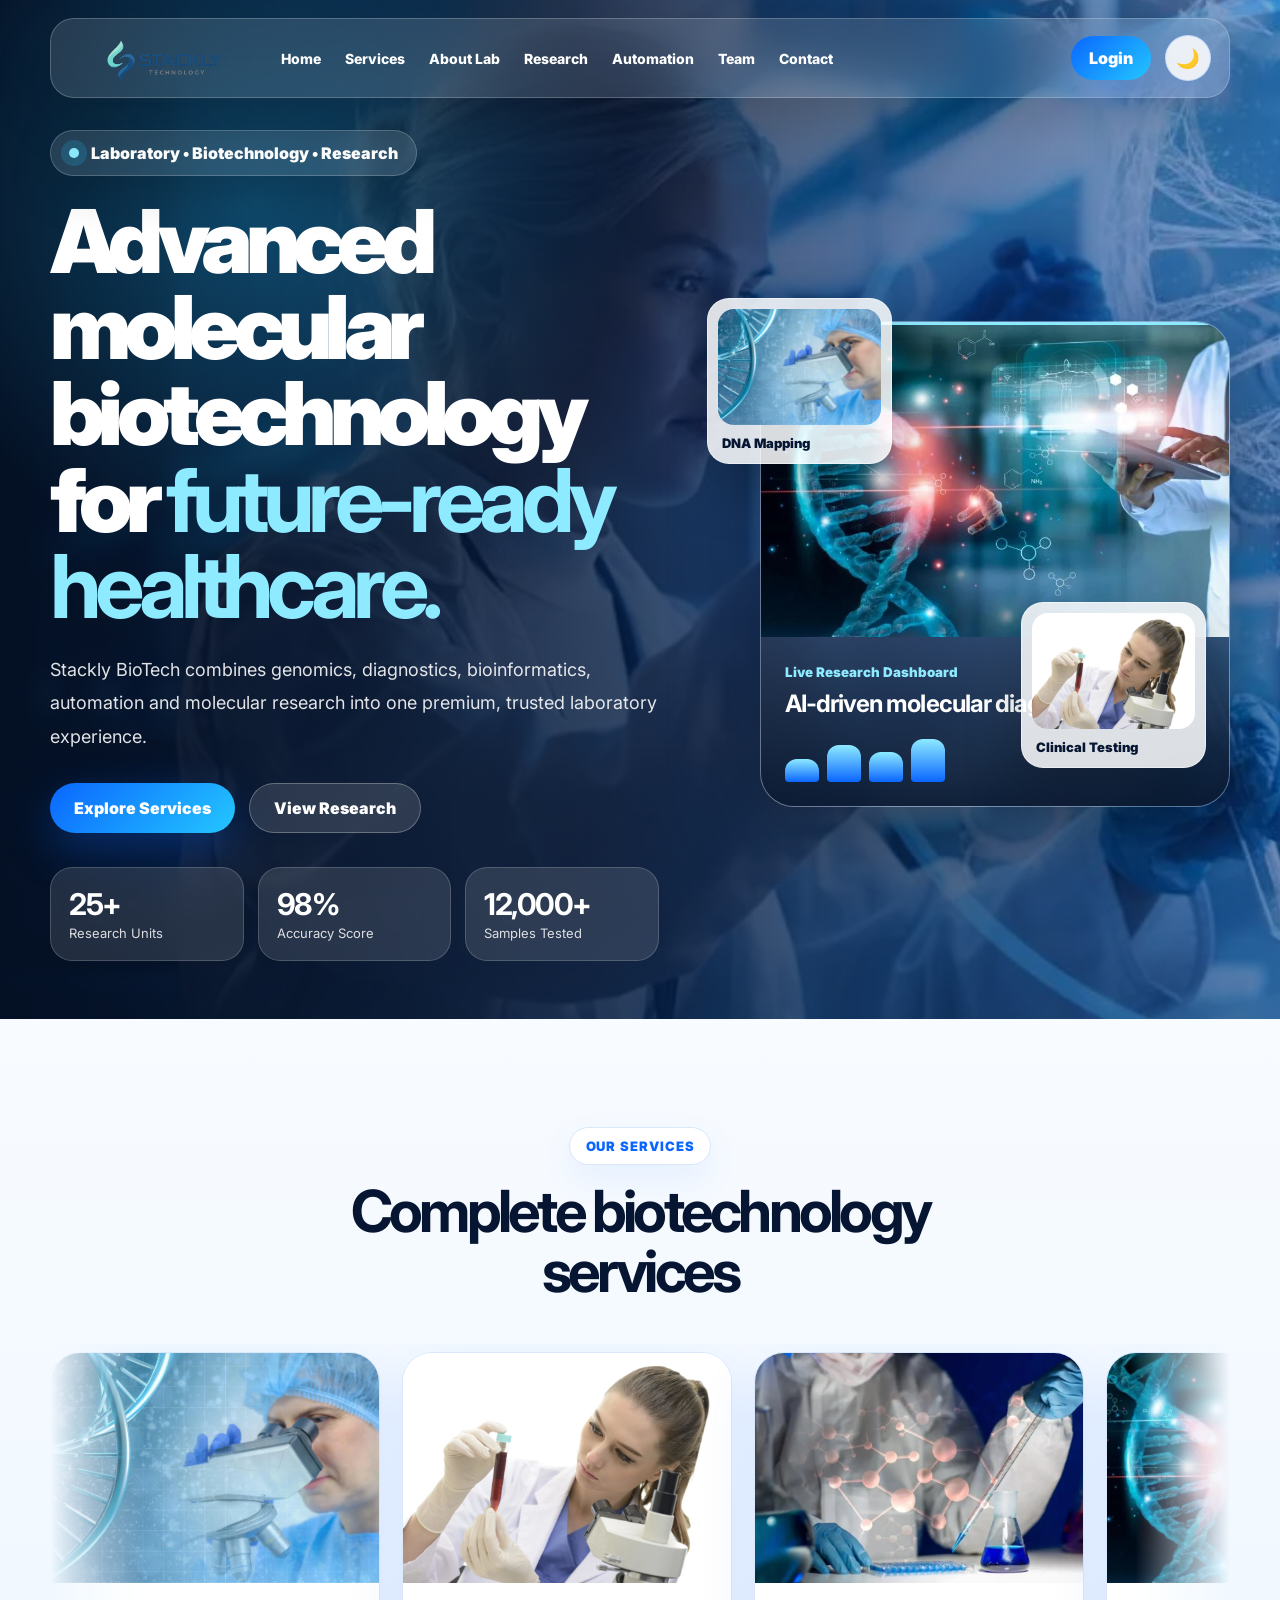
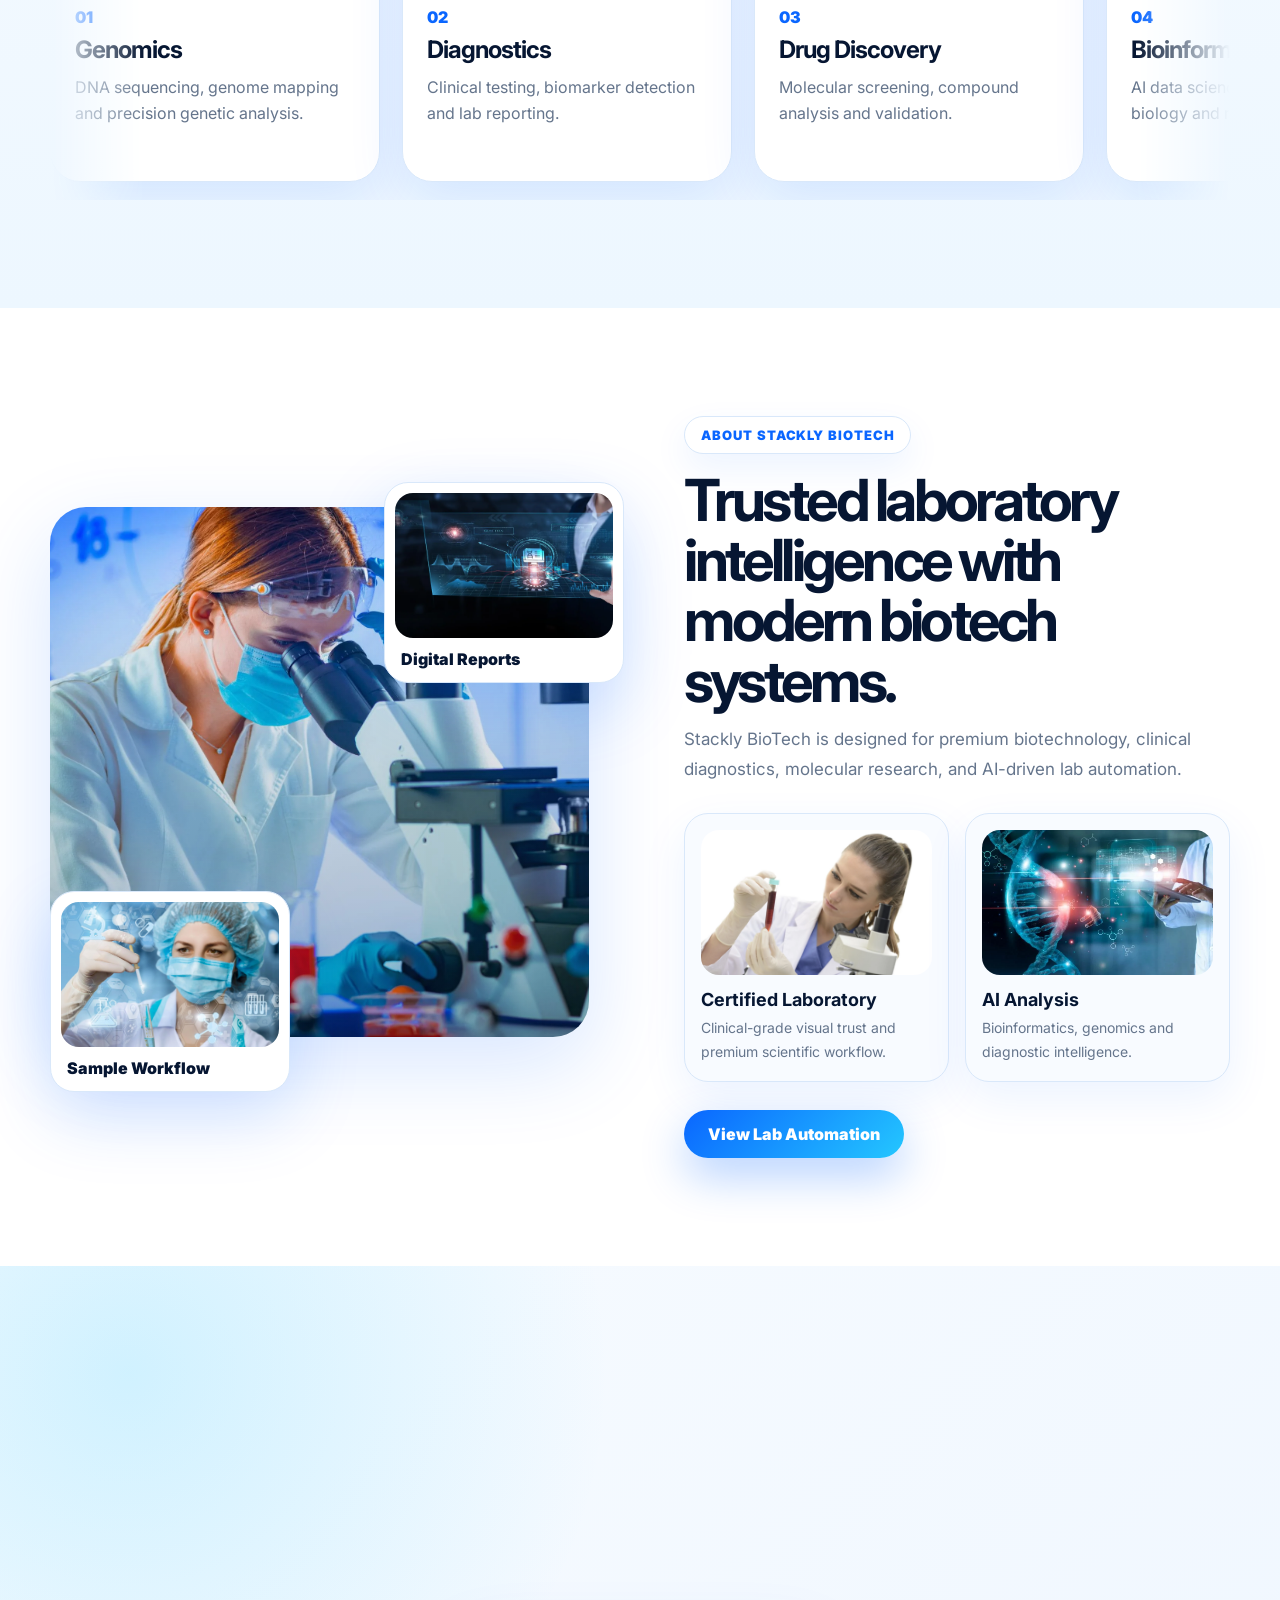
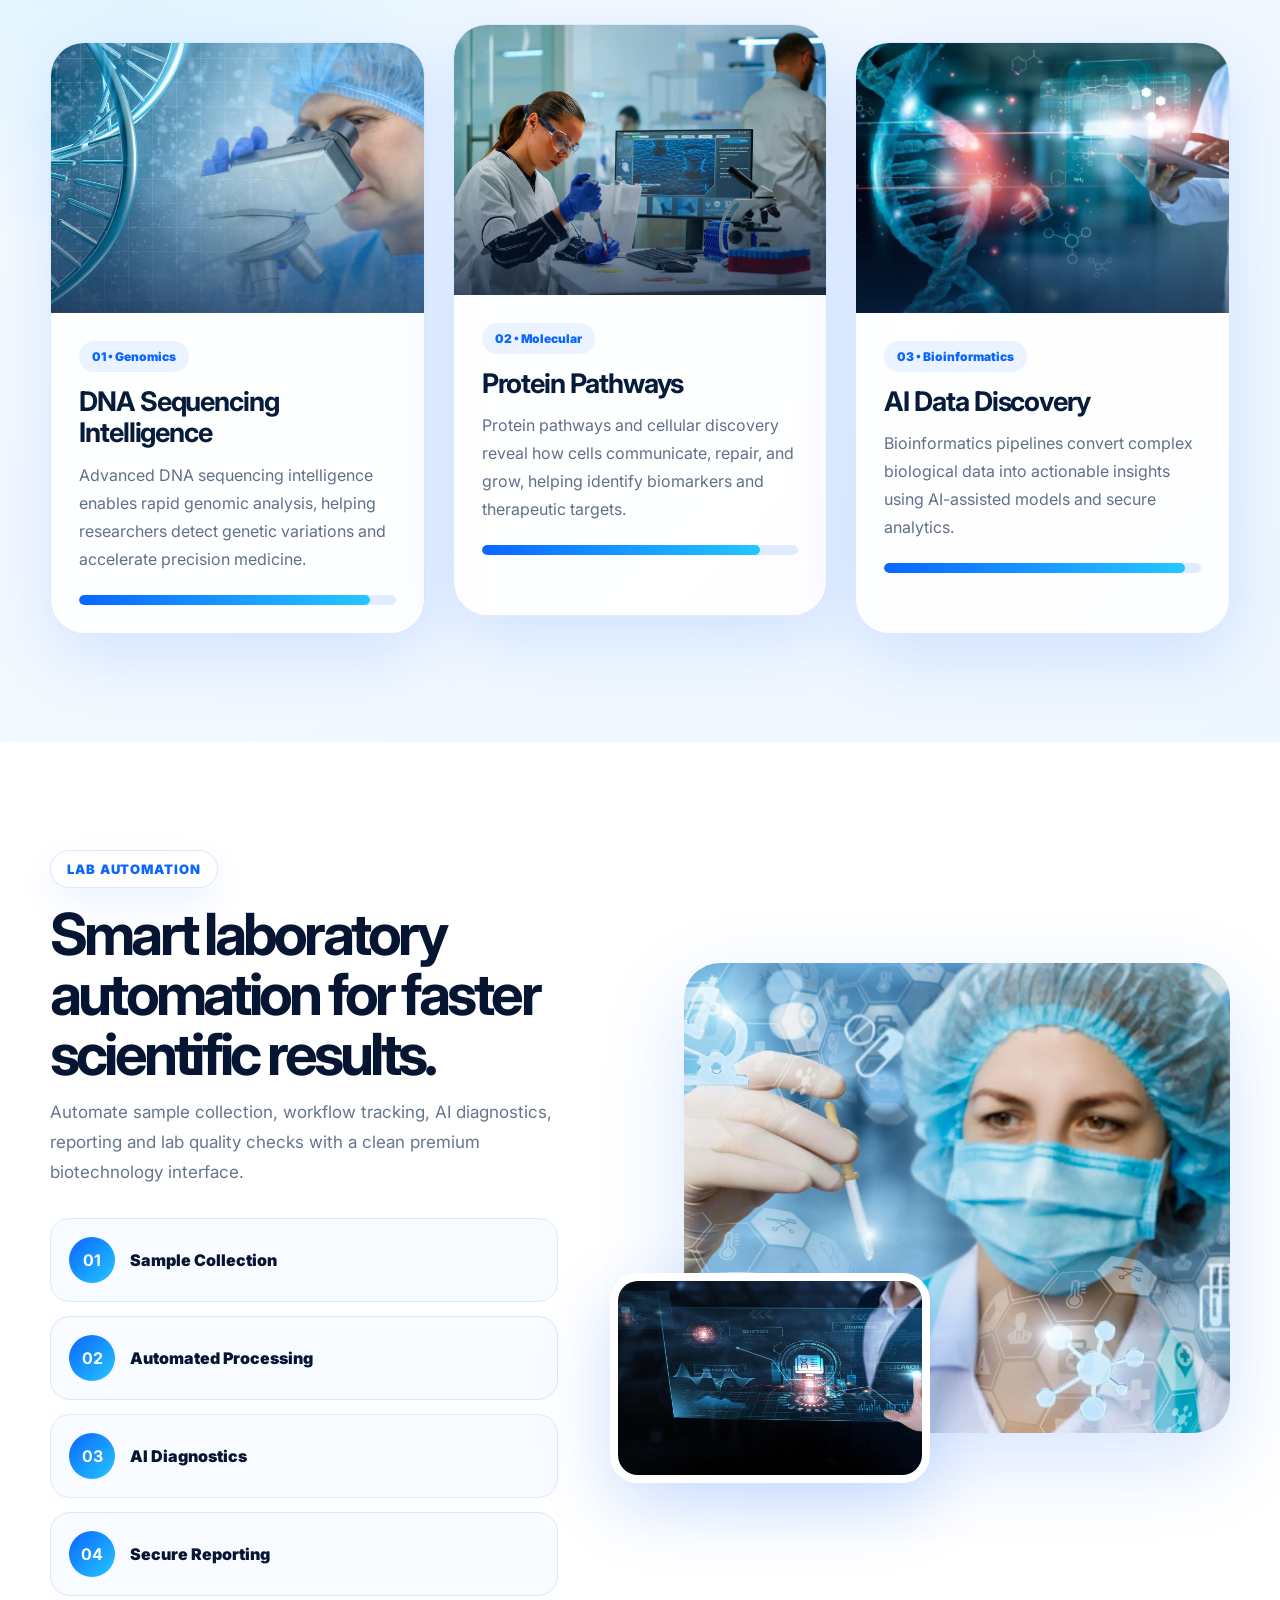
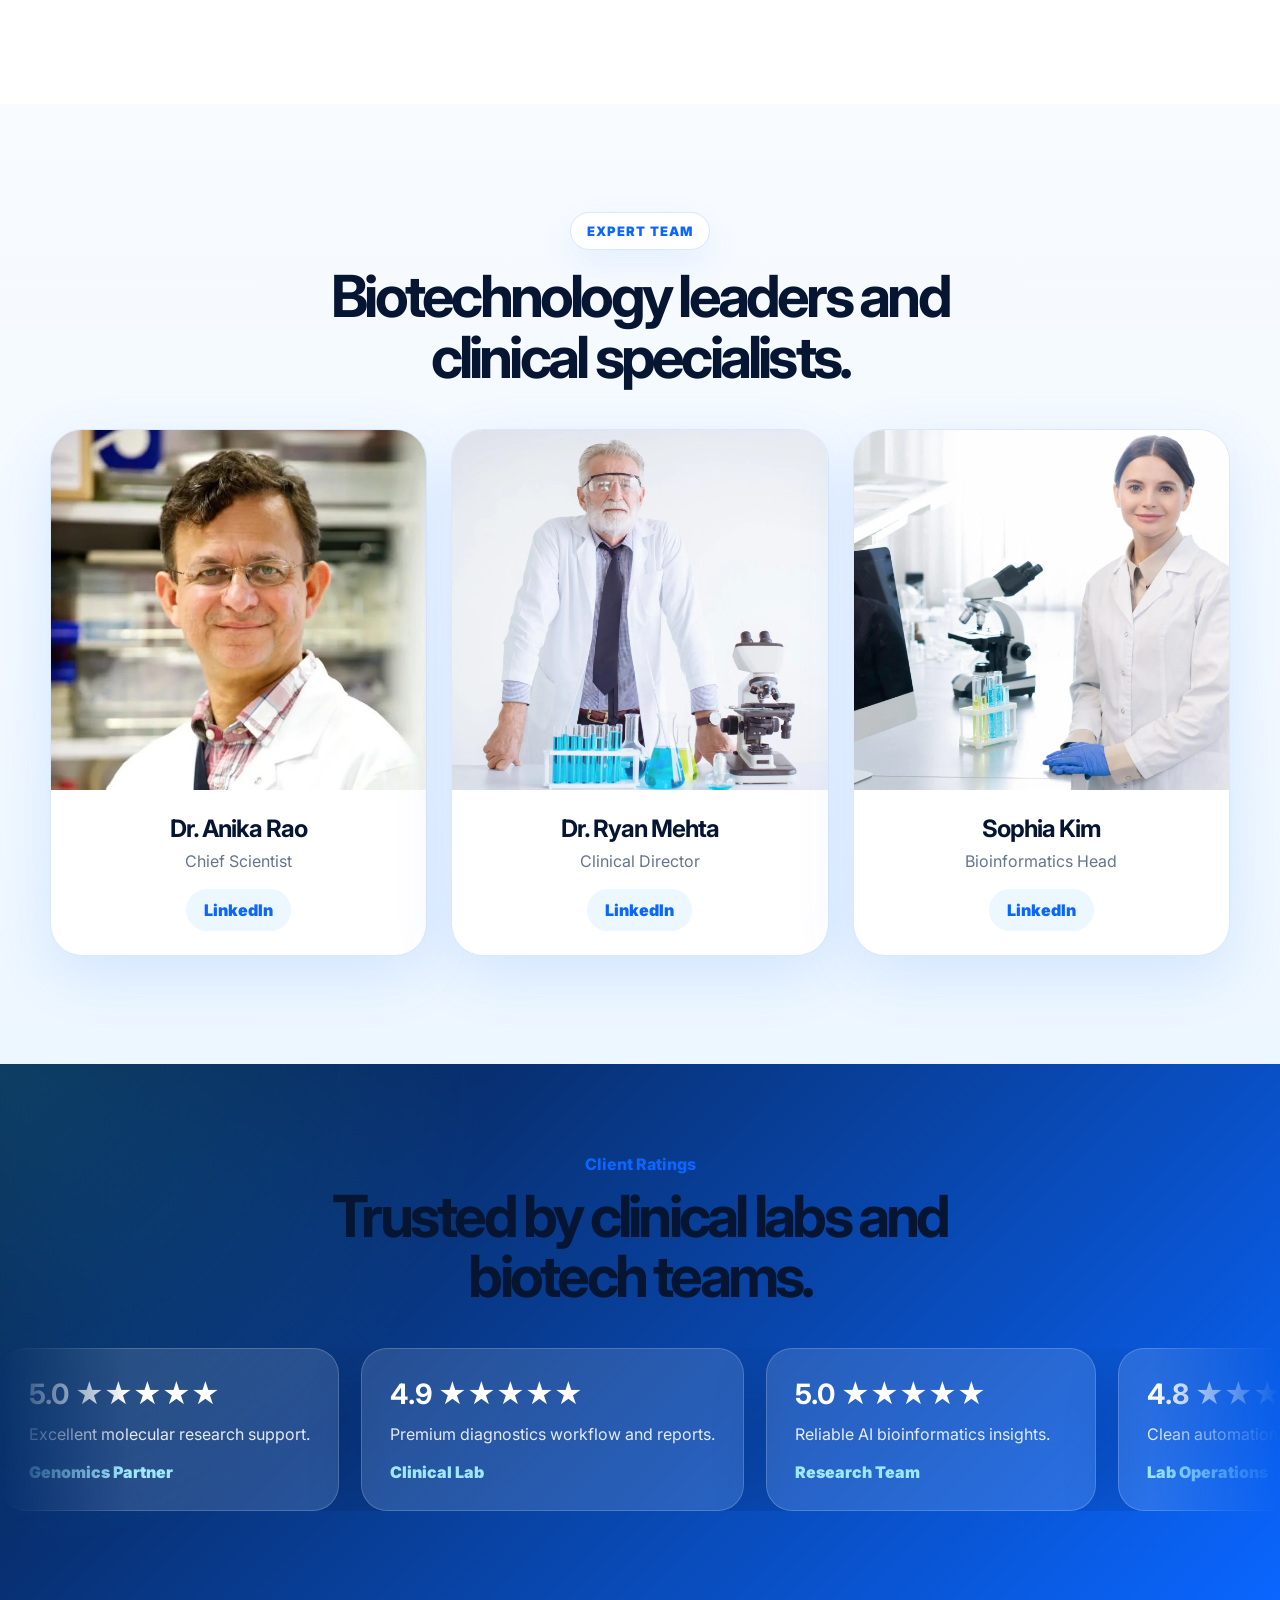
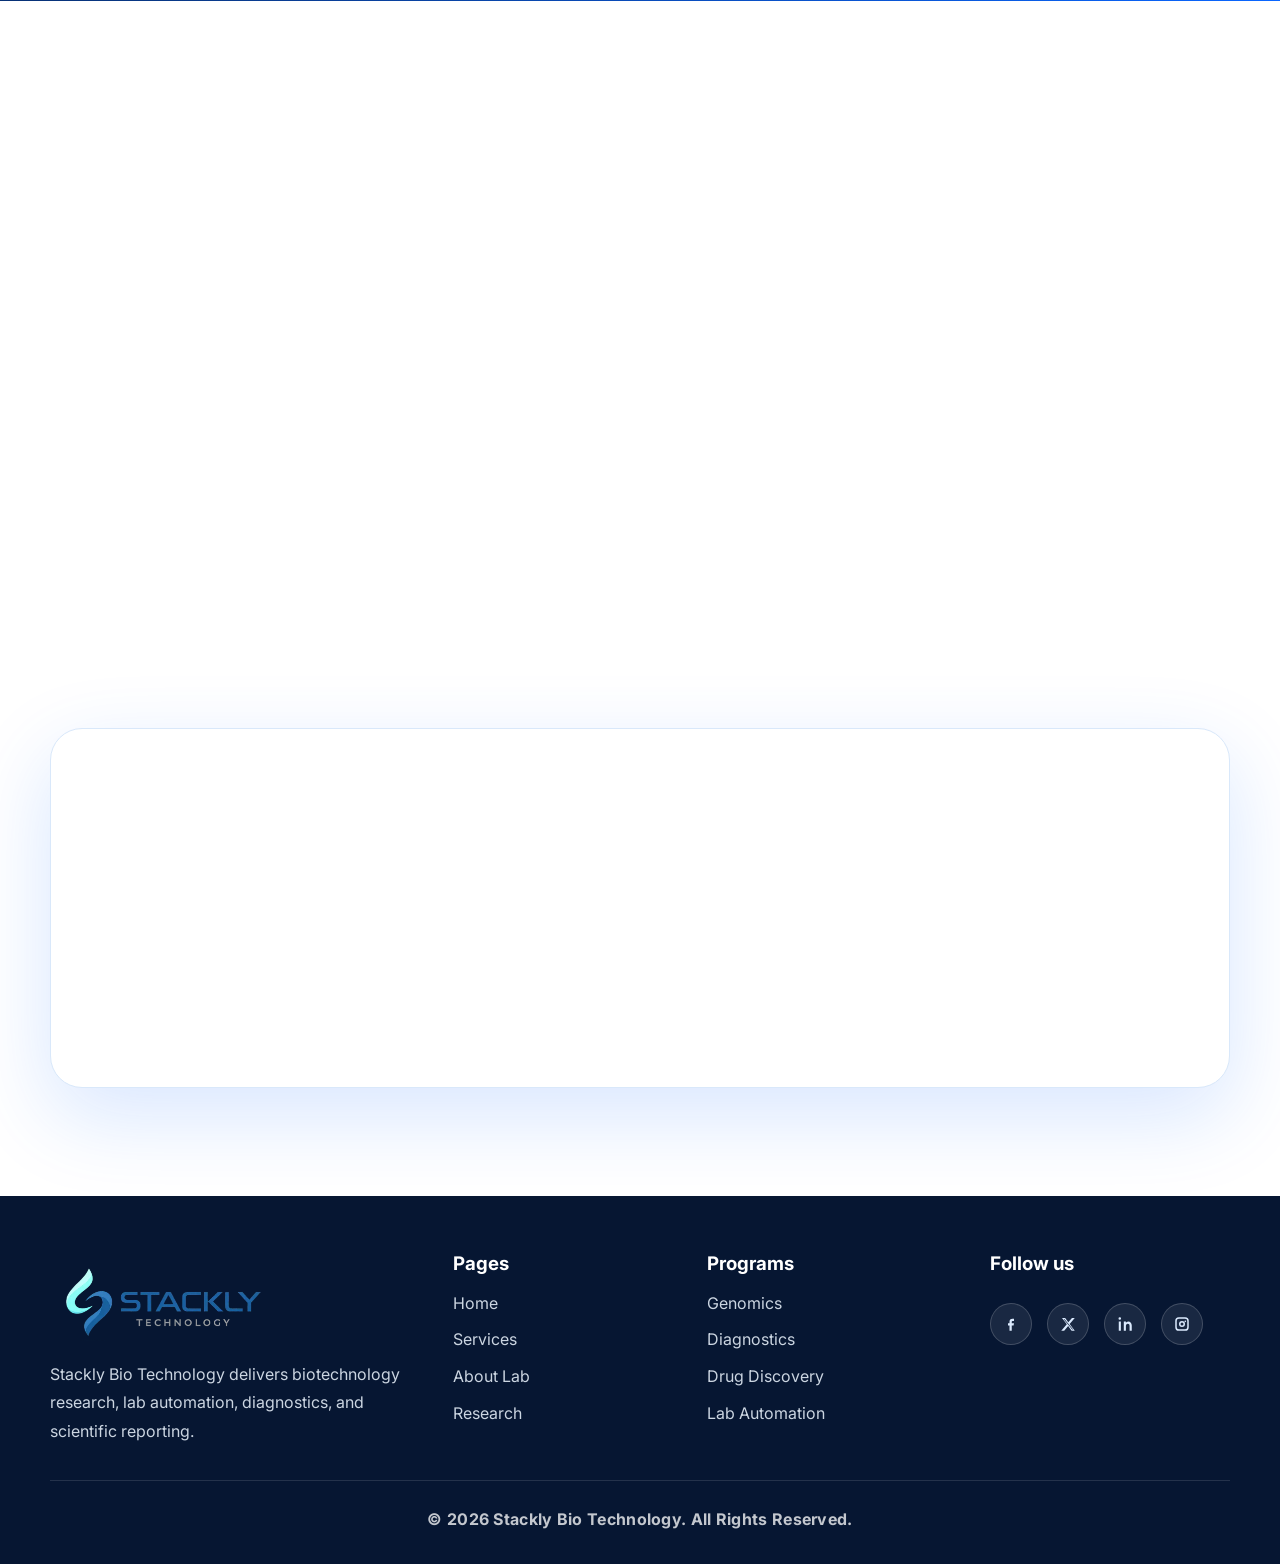
<file: index.html>
<!DOCTYPE html>
<html lang="en">
<head>
  <meta charset="UTF-8" />
  <meta name="viewport" content="width=device-width, initial-scale=1.0" />
  <title>Stackly BioTech | Laboratory • Biotechnology • Research</title>
  <meta name="description" content="Premium biotechnology laboratory website using HTML, CSS and JavaScript." />
  <link rel="stylesheet" href="style.css" />
</head>
<body>
  <div id="scrollProgress"></div>
  <div id="cursorGlow" class="cursor-glow"></div>

  <div id="loader" class="loader">
    <div class="loader-card">
      <img src="assets/stackly-logo.webp" alt="Stackly BioTechnology Logo" class="loader-logo stackly-logo">
      <div class="loader-track"><span></span></div>
      <p>Loading premium biotechnology research experience...</p>
    </div>
  </div>

  <main id="website" class="page active">
    <section class="header-section" id="home">
      <img src="assets/hero-lab.webp" alt="Biotechnology laboratory hero background" class="header-bg parallax-img">
      <div class="header-overlay"></div>
      <div class="header-mesh"></div>

      <header class="header" id="mainHeader">
        <a href="index.html" class="brand stackly-home" aria-label="Stackly BioTech home">
          <img src="assets/stackly-logo.webp" alt="Stackly BioTechnology Logo" class="brand-logo stackly-logo">
        </a>

        <nav id="nav" class="nav" aria-label="Main navigation">
          <a href="index.html">Home</a>
          <a href="services.html">Services</a>
          <a href="about-lab.html">About Lab</a>
          <a href="research.html">Research</a>
          <a href="automation.html">Automation</a>
          <a href="team.html">Team</a>
          <a href="contact.html">Contact</a>
        
          <button class="mobile-login-link login-link" type="button" onclick="openAuthModal('login')">Login</button></nav>

        <button class="primary-btn header-btn" type="button" onclick="openAuthModal('login')">Login</button>
        <button id="themeToggle" class="theme-toggle" type="button" aria-label="Toggle dark mode">🌙</button>
        <button class="menu-btn" type="button" onclick="toggleMenu()" aria-label="Toggle menu" aria-expanded="false">☰</button>
      </header>

      <div class="container hero-grid">
        <div class="hero-copy">
          <div class="hero-badge reveal">
            <span class="badge-dot"></span>
            <span>Laboratory • Biotechnology • Research</span>
          </div>

          <h1 class="reveal">Advanced molecular biotechnology for <strong>future-ready healthcare.</strong></h1>

          <p class="reveal">
            Stackly BioTech combines genomics, diagnostics, bioinformatics, automation and molecular research
            into one premium, trusted laboratory experience.
          </p>

          <div class="hero-actions reveal">
            <button class="primary-btn" type="button" onclick="window.location.href='services.html'">Explore Services</button>
            <button class="secondary-btn" type="button" onclick="window.location.href='research.html'">View Research</button>
          </div>

          <div class="hero-stats reveal">
            <div><strong data-count="25">0</strong><span>Research Units</span></div>
            <div><strong data-count="98">0</strong><span>Accuracy Score</span></div>
            <div><strong data-count="12000">0</strong><span>Samples Tested</span></div>
          </div>
        </div>

        <div class="hero-panel reveal">
          <div class="hero-lab-card tilt-card">
            <img src="assets/bioinformatics.webp" alt="AI bioinformatics dashboard">
            <span class="scan-line"></span>
            <div class="hero-lab-info">
              <small>Live Research Dashboard</small>
              <h3>AI-driven molecular diagnostics</h3>
              <div class="mini-bars"><b></b><b></b><b></b><b></b></div>
            </div>
          </div>

          <div class="floating-img floating-one">
            <img src="assets/genomics.webp" alt="Genomics research">
            <span>DNA Mapping</span>
          </div>
          <div class="floating-img floating-two">
            <img src="assets/diagnostics.webp" alt="Clinical diagnostics">
            <span>Clinical Testing</span>
          </div>
        </div>
      </div>

      
    </section>

    <section class="section services-section" id="services">
      <div class="container">
        <div class="section-head center reveal">
          <span class="kicker">Our Services</span>
          <h2>Complete biotechnology services </h2>
          <!-- <p>Cards are equal height, image-fitted, and automatically scroll left-to-right with hover pause.</p> -->
        </div>

        <div class="services-marquee reveal">
          <div class="services-track">
            <article class="service-card"><img src="assets/genomics.webp" alt="Genomics"><div><span>01</span><h3>Genomics</h3><p>DNA sequencing, genome mapping and precision genetic analysis.</p></div></article>
            <article class="service-card"><img src="assets/diagnostics.webp" alt="Diagnostics"><div><span>02</span><h3>Diagnostics</h3><p>Clinical testing, biomarker detection and lab reporting.</p></div></article>
            <article class="service-card"><img src="assets/drug-discovery.webp" alt="Drug Discovery"><div><span>03</span><h3>Drug Discovery</h3><p>Molecular screening, compound analysis and validation.</p></div></article>
            <article class="service-card"><img src="assets/bioinformatics.webp" alt="Bioinformatics"><div><span>04</span><h3>Bioinformatics</h3><p>AI data science, computational biology and research dashboards.</p></div></article>
            <article class="service-card"><img src="assets/molecular.webp" alt="Molecular Biology"><div><span>05</span><h3>Molecular Biology</h3><p>Protein pathways, cellular research and molecular discovery.</p></div></article>
            <article class="service-card"><img src="assets/reporting.webp" alt="Reporting"><div><span>06</span><h3>Reporting</h3><p>Secure clinical reports, dashboards and monitoring insights.</p></div></article>

            <article class="service-card"><img src="assets/genomics.webp" alt="Genomics duplicate"><div><span>01</span><h3>Genomics</h3><p>DNA sequencing, genome mapping and precision genetic analysis.</p></div></article>
            <article class="service-card"><img src="assets/diagnostics.webp" alt="Diagnostics duplicate"><div><span>02</span><h3>Diagnostics</h3><p>Clinical testing, biomarker detection and lab reporting.</p></div></article>
            <article class="service-card"><img src="assets/drug-discovery.webp" alt="Drug Discovery duplicate"><div><span>03</span><h3>Drug Discovery</h3><p>Molecular screening, compound analysis and validation.</p></div></article>
            <article class="service-card"><img src="assets/bioinformatics.webp" alt="Bioinformatics duplicate"><div><span>04</span><h3>Bioinformatics</h3><p>AI data science, computational biology and research dashboards.</p></div></article>
            <article class="service-card"><img src="assets/molecular.webp" alt="Molecular Biology duplicate"><div><span>05</span><h3>Molecular Biology</h3><p>Protein pathways, cellular research and molecular discovery.</p></div></article>
            <article class="service-card"><img src="assets/reporting.webp" alt="Reporting duplicate"><div><span>06</span><h3>Reporting</h3><p>Secure clinical reports, dashboards and monitoring insights.</p></div></article>
          </div>
        </div>
      </div>
    </section>

    <section class="section about-section" id="about">
      <div class="container about-grid">
        <div class="about-visual reveal">
          <div class="about-main-img tilt-card">
            <img src="assets/about-lab.webp" alt="About Stackly BioTech laboratory">
          </div>
          <div class="about-small-img left">
            <img src="assets/sample-process.webp" alt="Sample processing">
            <span>Sample Workflow</span>
          </div>
          <div class="about-small-img right">
            <img src="assets/reporting.webp" alt="Lab reporting">
            <span>Digital Reports</span>
          </div>
        </div>

        <div class="about-copy reveal">
          <span class="kicker">About Stackly BioTech</span>
          <h2>Trusted laboratory intelligence with modern biotech systems.</h2>
          <p>
            Stackly BioTech is designed for premium biotechnology, clinical diagnostics, molecular research,
            and AI-driven lab automation.
          </p>

          <div class="about-feature-grid">
            <div class="tilt-card">
              <img src="assets/diagnostics.webp" alt="Certified lab">
              <h4>Certified Laboratory</h4>
              <p>Clinical-grade visual trust and premium scientific workflow.</p>
            </div>
            <div class="tilt-card">
              <img src="assets/bioinformatics.webp" alt="AI analysis">
              <h4>AI Analysis</h4>
              <p>Bioinformatics, genomics and diagnostic intelligence.</p>
            </div>
          </div>

          <button class="primary-btn" type="button" onclick="scrollToSection('automation')">View Lab Automation</button>
        </div>
      </div>
    </section>

    
<section id="research" class="section research-programs">
  <div class="container">
    <div class="section-head center reveal">
      <span class="eyebrow"><span class="dot"></span> Research Programs</span>
      <h2>Advanced research programs built for modern biotechnology.</h2>
      <p>
        Explore our premium research areas across genomics, molecular discovery,
        AI bioinformatics, diagnostics, and automated laboratory intelligence.
      </p>
    </div>

    <div class="research-premium-grid">
      <article class="research-premium-card reveal">
        <div class="research-image">
          <img src="assets/genomics.webp" alt="Genomics research">
        </div>
        <div class="research-content">
          <span>01 • Genomics</span>
          <h3>DNA Sequencing Intelligence</h3>
          <p>Advanced DNA sequencing intelligence enables rapid genomic analysis, helping researchers detect genetic variations and accelerate precision medicine.</p>
          <div class="research-bar"><b style="--w:92%"></b></div>
        </div>
      </article>

      <article class="research-premium-card reveal featured">
        <div class="research-image">
          <img src="assets/molecular.webp" alt="Molecular biology research">
        </div>
        <div class="research-content">
          <span>02 • Molecular</span>
          <h3>Protein Pathways</h3>
          <p>Protein pathways and cellular discovery reveal how cells communicate, repair, and grow, helping identify biomarkers and therapeutic targets.</p>
          <div class="research-bar"><b style="--w:88%"></b></div>
        </div>
      </article>

      <article class="research-premium-card reveal">
        <div class="research-image">
          <img src="assets/bioinformatics.webp" alt="Bioinformatics platform">
        </div>
        <div class="research-content">
          <span>03 • Bioinformatics</span>
          <h3>AI Data Discovery</h3>
          <p>Bioinformatics pipelines convert complex biological data into actionable insights using AI-assisted models and secure analytics.</p>
          <div class="research-bar"><b style="--w:95%"></b></div>
        </div>
      </article>
    </div>
  </div>
</section>


    <section class="section automation-section" id="automation">
      <div class="container automation-grid">
        <div class="automation-copy reveal">
          <span class="kicker">Lab Automation</span>
          <h2>Smart laboratory automation for faster scientific results.</h2>
          <p>
            Automate sample collection, workflow tracking, AI diagnostics, reporting and lab quality checks
            with a clean premium biotechnology interface.
          </p>
          <div class="timeline">
            <div><strong>01</strong><span>Sample Collection</span></div>
            <div><strong>02</strong><span>Automated Processing</span></div>
            <div><strong>03</strong><span>AI Diagnostics</span></div>
            <div><strong>04</strong><span>Secure Reporting</span></div>
          </div>
        </div>

        <div class="automation-images reveal">
          <img class="auto-main tilt-card" src="assets/sample-process.webp" alt="Lab automation sample process">
          <img class="auto-float" src="assets/reporting.webp" alt="Reporting dashboard">
        </div>
      </div>
    </section>

    <section class="section team-section" id="team">
      <div class="container">
        <div class="section-head center reveal">
          <span class="kicker">Expert Team</span>
          <h2>Biotechnology leaders and clinical specialists.</h2>
          <!-- <p>Team image height and card sizing are corrected for premium alignment on desktop and mobile.</p> -->
        </div>

        <div class="team-grid">
          <article class="team-card reveal tilt-card">
            <img src="assets/team-1.webp" alt="Dr. Anika Rao">
            <div><h3>Dr. Anika Rao</h3><p>Chief Scientist</p><button type="button" onclick="window.location.href='404.html'">LinkedIn</button></div>
          </article>
          <article class="team-card reveal tilt-card">
            <img src="assets/team-2.webp" alt="Dr. Ryan Mehta">
            <div><h3>Dr. Ryan Mehta</h3><p>Clinical Director</p><button type="button" onclick="window.location.href='404.html'">LinkedIn</button></div>
          </article>
          <article class="team-card reveal tilt-card">
            <img src="assets/team-3.webp" alt="Sophia Kim">
            <div><h3>Sophia Kim</h3><p>Bioinformatics Head</p><button type="button" onclick="window.location.href='404.html'">LinkedIn</button></div>
          </article>
        </div>
      </div>
    </section>
<section id="ratings" class="rating-marquee-section">
  <div class="container">
    <div class="section-head center reveal">
      <span class="eyebrow"><span class="dot"></span> Client Ratings</span>
      <h2>Trusted by clinical labs and biotech teams.</h2>
    </div>
  </div>

  <div class="rating-marquee">
    <div class="rating-track">
      <div class="rating-card"><h3>5.0 ★★★★★</h3><p>Excellent molecular research support.</p><span>Genomics Partner</span></div>
      <div class="rating-card"><h3>4.9 ★★★★★</h3><p>Premium diagnostics workflow and reports.</p><span>Clinical Lab</span></div>
      <div class="rating-card"><h3>5.0 ★★★★★</h3><p>Reliable AI bioinformatics insights.</p><span>Research Team</span></div>
      <div class="rating-card"><h3>4.8 ★★★★★</h3><p>Clean automation and sample tracking.</p><span>Lab Operations</span></div>
      <div class="rating-card"><h3>5.0 ★★★★★</h3><p>Beautiful biotech research experience.</p><span>Healthcare Partner</span></div>
      <div class="rating-card"><h3>4.9 ★★★★★</h3><p>Fast reporting and secure analytics.</p><span>Diagnostics Team</span></div>

      <div class="rating-card"><h3>5.0 ★★★★★</h3><p>Excellent molecular research support.</p><span>Genomics Partner</span></div>
      <div class="rating-card"><h3>4.9 ★★★★★</h3><p>Premium diagnostics workflow and reports.</p><span>Clinical Lab</span></div>
      <div class="rating-card"><h3>5.0 ★★★★★</h3><p>Reliable AI bioinformatics insights.</p><span>Research Team</span></div>
      <div class="rating-card"><h3>4.8 ★★★★★</h3><p>Clean automation and sample tracking.</p><span>Lab Operations</span></div>
      <div class="rating-card"><h3>5.0 ★★★★★</h3><p>Beautiful biotech research experience.</p><span>Healthcare Partner</span></div>
      <div class="rating-card"><h3>4.9 ★★★★★</h3><p>Fast reporting and secure analytics.</p><span>Diagnostics Team</span></div>
    </div>
  </div>
</section>


    <section class="section contact-section" id="contact">
      <div class="container contact-grid">
        <div class="contact-panel reveal">
          <span class="kicker">Contact Laboratory</span>
          <h2>Start your biotechnology project.</h2>
          <p>Book a lab visit, diagnostics consultation, or research partnership with Stackly BioTech.</p>
          <div class="contact-cards">
            <div>📍 Stackly Research Center, Chennai</div>
            <div>📞 +91 70107 92745</div>
            <div>✉️ research@stacklybiotech.com</div>
          </div>
        </div>

        <form class="contact-form reveal" onsubmit="submitForm(event)">
          <input type="text" placeholder="Your Name" pattern="[A-Za-z\s]+" title="Please enter letters only" oninput="this.value = this.value.replace(/[^A-Za-z\s]/g, '')" required>
          <input type="email" placeholder="Email Address" required>
          <select required>
            <option value="">Select Service</option>
            <option>Genomics</option>
            <option>Diagnostics</option>
            <option>Drug Discovery</option>
            <option>Bioinformatics</option>
          </select>
          <textarea placeholder="Message"></textarea>
          <button class="primary-btn" type="submit">Send Request</button>
        </form>

        <div class="map-wrap reveal">
          <iframe
            title="Stackly Research Center Chennai Map"
            src="https://www.google.com/maps?q=Chennai%20India&output=embed"
            loading="lazy"
            referrerpolicy="no-referrer-when-downgrade">
          </iframe>
        </div>
      </div>
    </section>

    <footer class="footer">
      <div class="container footer-grid">
        <div class="footer-brand">
          <img src="assets/stackly-logo.webp" alt="Stackly BioTechnology Logo" class="footer-logo stackly-logo">
          <p>Stackly Bio Technology delivers biotechnology research, lab automation, diagnostics, and scientific reporting.</p>
        </div>

        <div class="footer-col">
          <h3>Pages</h3>
          <a href="index.html">Home</a>
          <a href="services.html">Services</a>
          <a href="about-lab.html">About Lab</a>
          <a href="research.html">Research</a>
        </div>

        <div class="footer-col">
          <h3>Programs</h3>
          <a href="services.html">Genomics</a>
          <a href="services.html">Diagnostics</a>
          <a href="services.html">Drug Discovery</a>
          <a href="automation.html">Lab Automation</a>
        </div>

        <div class="footer-col">
          <h3>Follow us</h3>
          <button class="mono-social-icon" type="button" onclick="window.location.href='404.html'" aria-label="Facebook">
            <svg viewBox="0 0 24 24" aria-hidden="true"><path d="M14 8h2V5h-2c-2.8 0-4 1.7-4 4v2H8v3h2v7h3v-7h2.4l.6-3h-3V9c0-.7.3-1 1-1z"/></svg>
          
          <button class="mono-social-icon" type="button" onclick="window.location.href='404.html'" aria-label="Twitter X">
            <svg viewBox="0 0 24 24" aria-hidden="true"><path d="M4 4h4.2l4.2 5.7L17.3 4H21l-6.8 7.9L21 21h-4.2l-4.6-6.2L6.9 21H3l7.4-8.7L4 4zm2.2 1.7 11.4 13.6h1.2L7.4 5.7H6.2z"/></svg>
          </button>
          <button class="mono-social-icon" type="button" onclick="window.location.href='404.html'" aria-label="LinkedIn">
            <svg viewBox="0 0 24 24" aria-hidden="true"><path d="M6.5 8.8H3.7V21h2.8V8.8zM5.1 3A1.7 1.7 0 1 0 5 6.4 1.7 1.7 0 0 0 5.1 3zM21 14.1c0-3.3-1.8-5.5-4.6-5.5-1.8 0-2.8 1-3.2 1.8V8.8h-2.8V21h2.8v-6.3c0-1.7.8-3.1 2.5-3.1 1.6 0 2.4 1.1 2.4 3V21H21v-6.9z"/></svg>
          </button>
          <button class="mono-social-icon" type="button" onclick="window.location.href='404.html'" aria-label="Instagram">
            <svg viewBox="0 0 24 24" aria-hidden="true"><path d="M7.8 3h8.4A4.8 4.8 0 0 1 21 7.8v8.4a4.8 4.8 0 0 1-4.8 4.8H7.8A4.8 4.8 0 0 1 3 16.2V7.8A4.8 4.8 0 0 1 7.8 3zm0 2A2.8 2.8 0 0 0 5 7.8v8.4A2.8 2.8 0 0 0 7.8 19h8.4a2.8 2.8 0 0 0 2.8-2.8V7.8A2.8 2.8 0 0 0 16.2 5H7.8zm4.2 3a4 4 0 1 1 0 8 4 4 0 0 1 0-8zm0 2a2 2 0 1 0 0 4 2 2 0 0 0 0-4zm4.4-2.7a1.1 1.1 0 1 1 0 2.2 1.1 1.1 0 0 1 0-2.2z"/></svg>
          </button>
        </div>
      </div>

      <div class="container footer-bottom">
        <p>© 2026 Stackly Bio Technology. All Rights Reserved.</p>
      </div>
    </footer>
  
    <div class="auth-modal" id="authModal" aria-hidden="true">
      <div class="auth-backdrop"></div>
      <div class="auth-modal-card" role="dialog" aria-modal="true" aria-labelledby="authTitle">
        <button class="auth-close" type="button" onclick="closeAuthModal()" aria-label="Close form">×</button>

        <form id="loginForm" class="auth-panel active" novalidate>
          <span class="auth-kicker">Secure Access</span>
          <h2 id="authTitle">Login to Stackly BioTech</h2>
          <p>Enter your details and choose your role to open the correct dashboard.</p>

          <div class="custom-select" data-placeholder="Select Role">
            <button type="button" class="custom-select-btn">Select Role</button>
            <div class="custom-select-menu">
              <button type="button" data-value="admin">Admin</button>
              <button type="button" data-value="researcher">Researcher</button>
              <button type="button" data-value="patient">Patient</button>
            </div>
            <input type="hidden" name="loginRole" required>
          </div>
          <input type="email" name="loginEmail" placeholder="Email Address" autocomplete="email" required>
          <input type="password" name="loginPassword" placeholder="Password" minlength="6" autocomplete="current-password" required>

          <button class="primary-btn auth-submit" type="submit">Login</button>
          <a class="forgot-link" href="404.html">Forgot Password?</a>

          <p class="auth-switch">New user? <button type="button" onclick="switchAuth('signup')">Sign up</button></p>

          <div class="social-login">
            <span>or continue with</span>
            <button type="button" onclick="open404()" aria-label="Continue with Google">G</button>
            <button type="button" onclick="open404()" aria-label="Continue with LinkedIn">in</button>
            <button type="button" onclick="open404()" aria-label="Continue with Facebook">f</button>
          </div>
        </form>

        <form id="signupForm" class="auth-panel" novalidate>
          <span class="auth-kicker">Create Account</span>
          <h2>Sign up to Stackly BioTech</h2>
          <p>Create your account, then continue from the login form.</p>

          <div class="custom-select" data-placeholder="Select Role">
            <button type="button" class="custom-select-btn">Select Role</button>
            <div class="custom-select-menu">
              <button type="button" data-value="admin">Admin</button>
              <button type="button" data-value="researcher">Researcher</button>
              <button type="button" data-value="patient">Patient</button>
            </div>
            <input type="hidden" name="signupRole" required>
          </div>
          <input type="email" name="signupEmail" placeholder="Email Address" autocomplete="email" required>
          <input id="signupPassword" type="password" name="signupPassword" placeholder="Password" minlength="6" autocomplete="new-password" required>
          <input id="confirmPassword" type="password" name="confirmPassword" placeholder="Confirm Password" minlength="6" autocomplete="new-password" required>

          <button class="primary-btn auth-submit" type="submit">Submit</button>
          <p class="auth-switch">Already have an account? <button type="button" onclick="switchAuth('login')">Back to login</button></p>

          <div class="social-login">
            <span>or continue with</span>
            <button type="button" onclick="open404()" aria-label="Continue with Google">G</button>
            <button type="button" onclick="open404()" aria-label="Continue with LinkedIn">in</button>
            <button type="button" onclick="open404()" aria-label="Continue with Facebook">f</button>
          </div>
        </form>
      </div>
    </div>

  </main>
  <script src="script.js"></script>
</body>
</html>
</file>
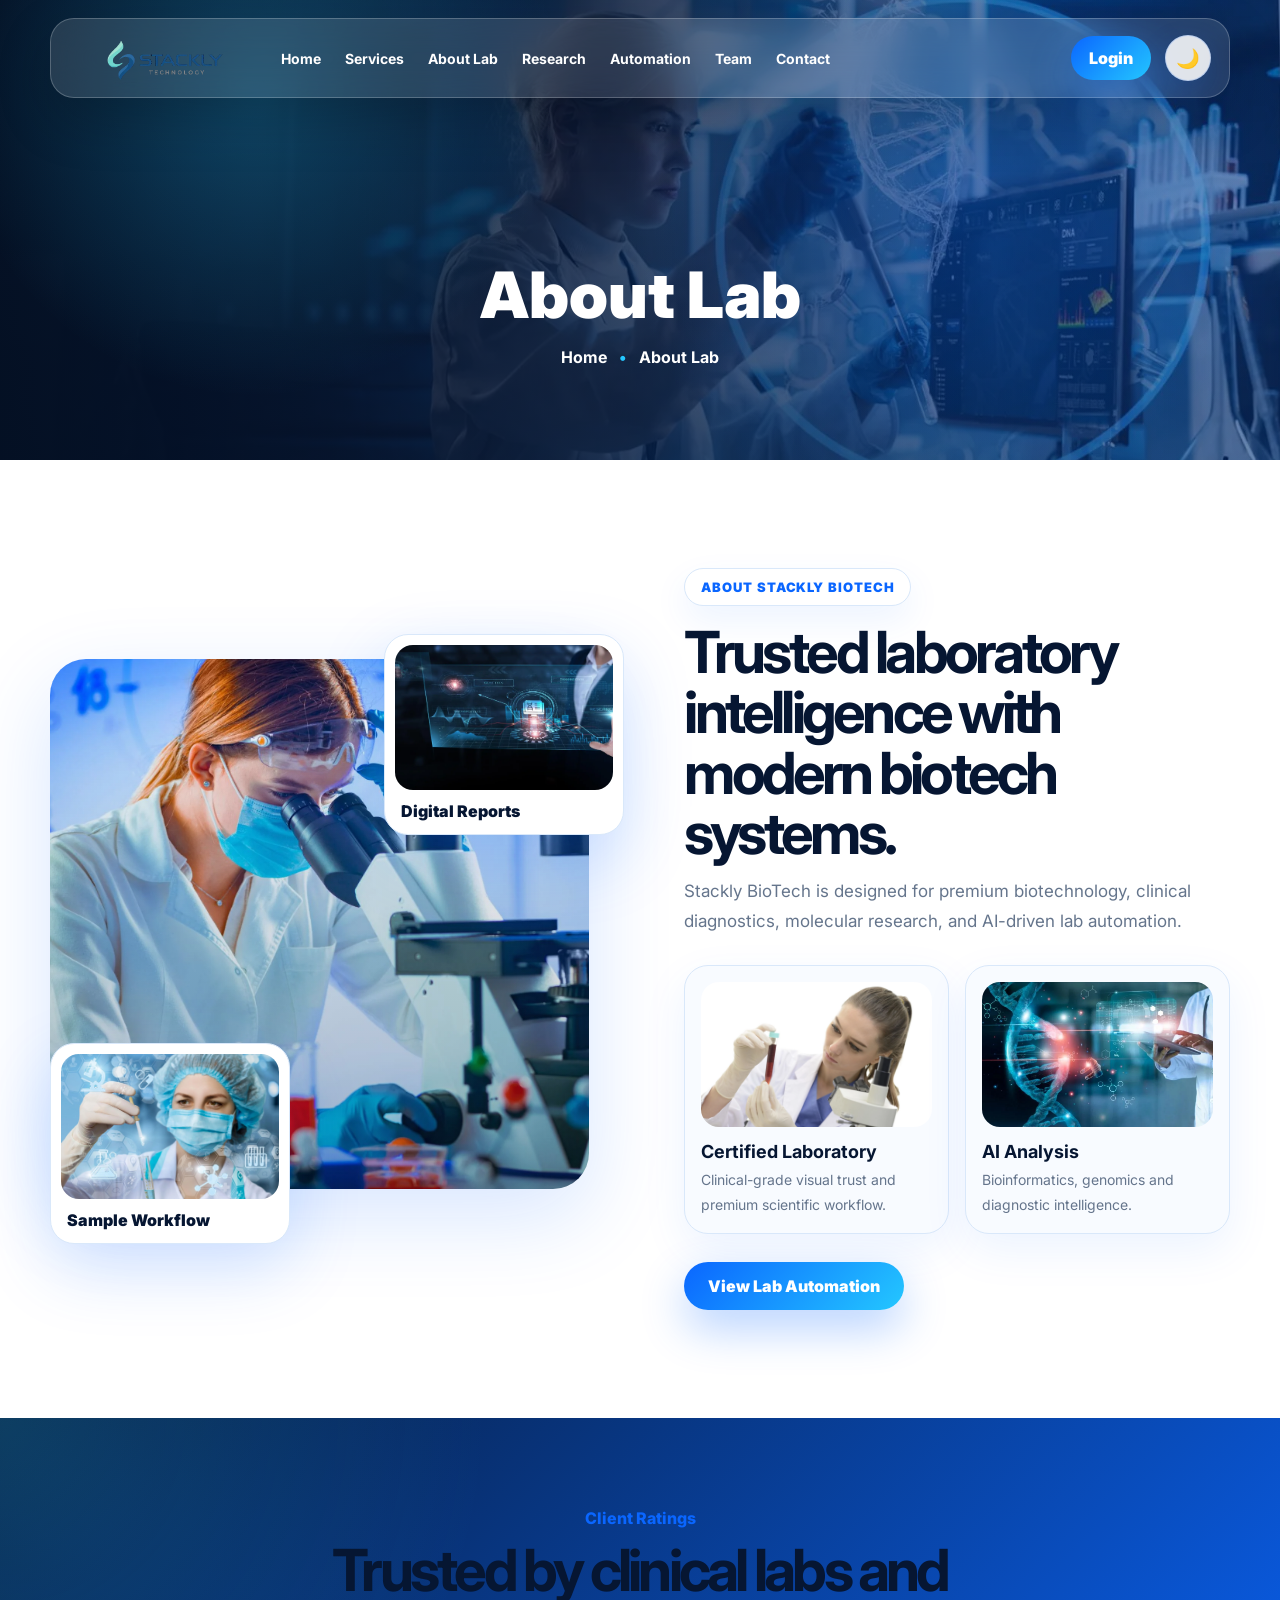
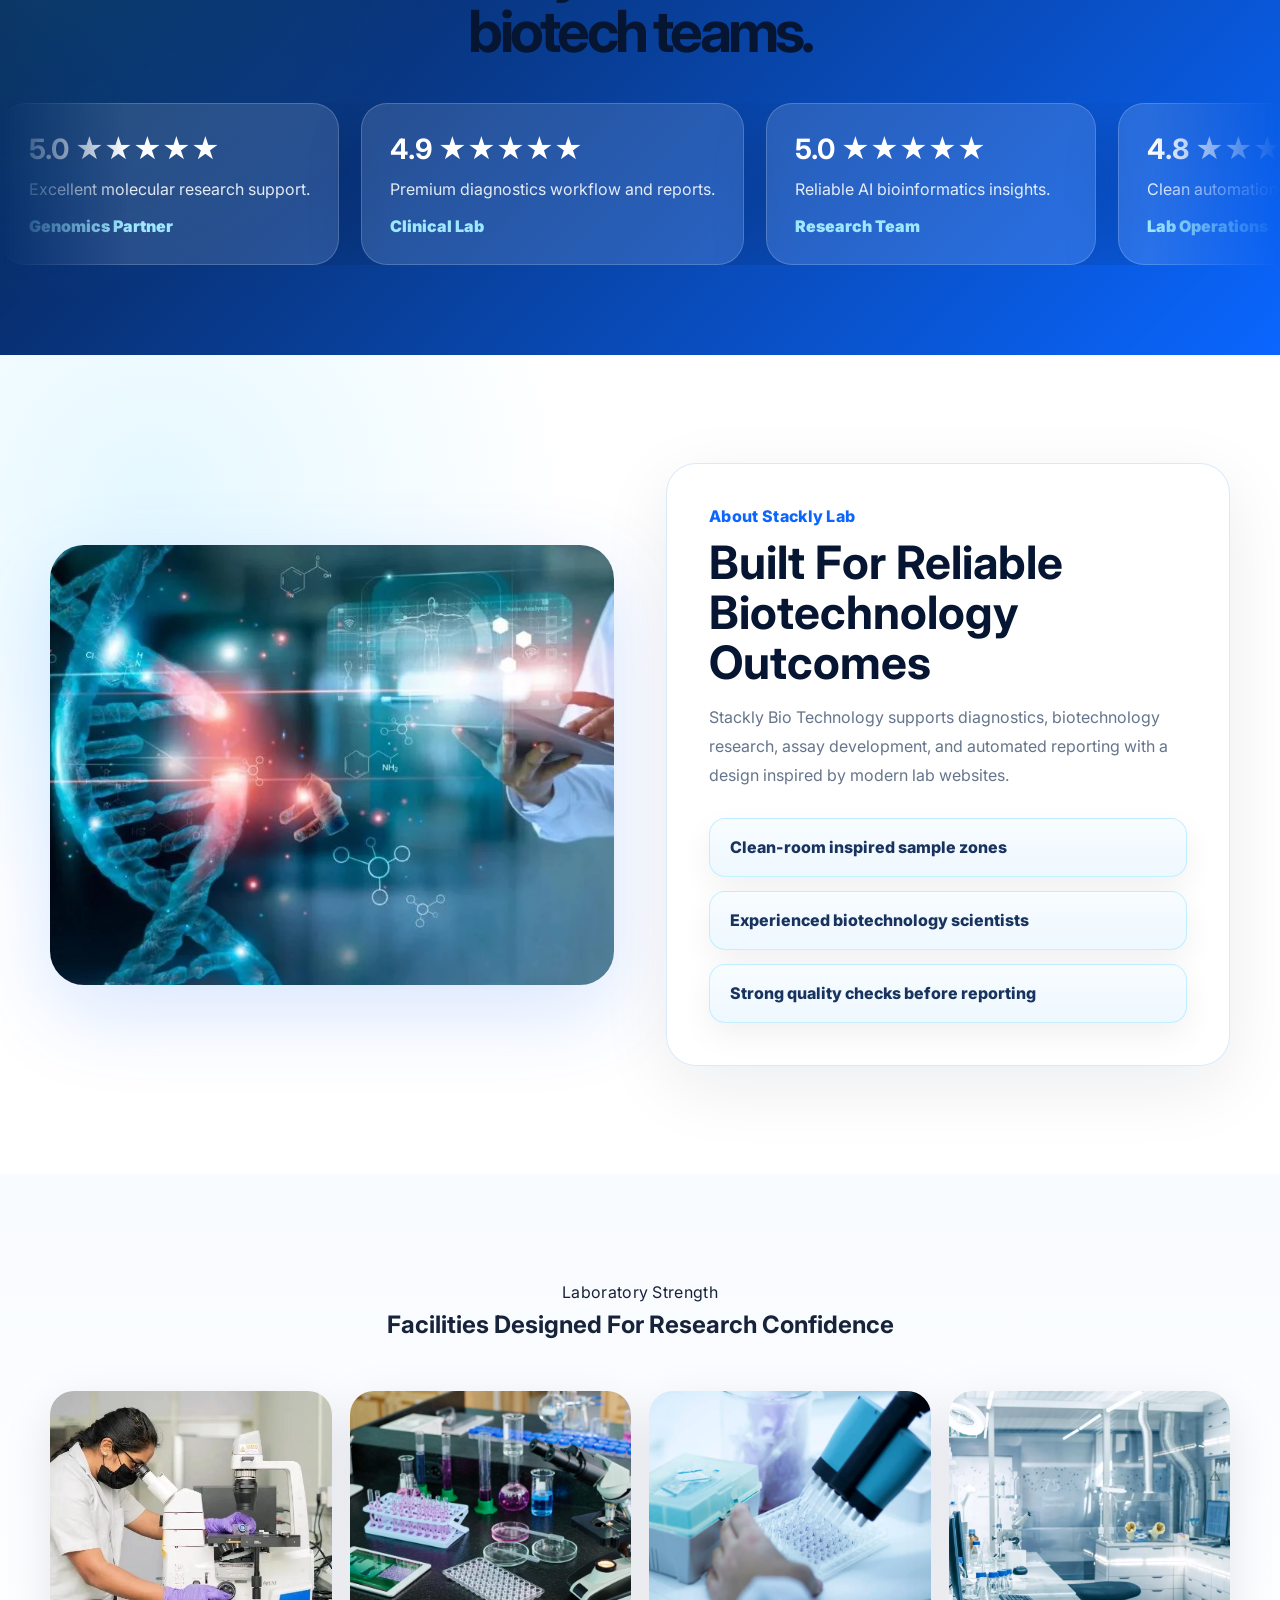
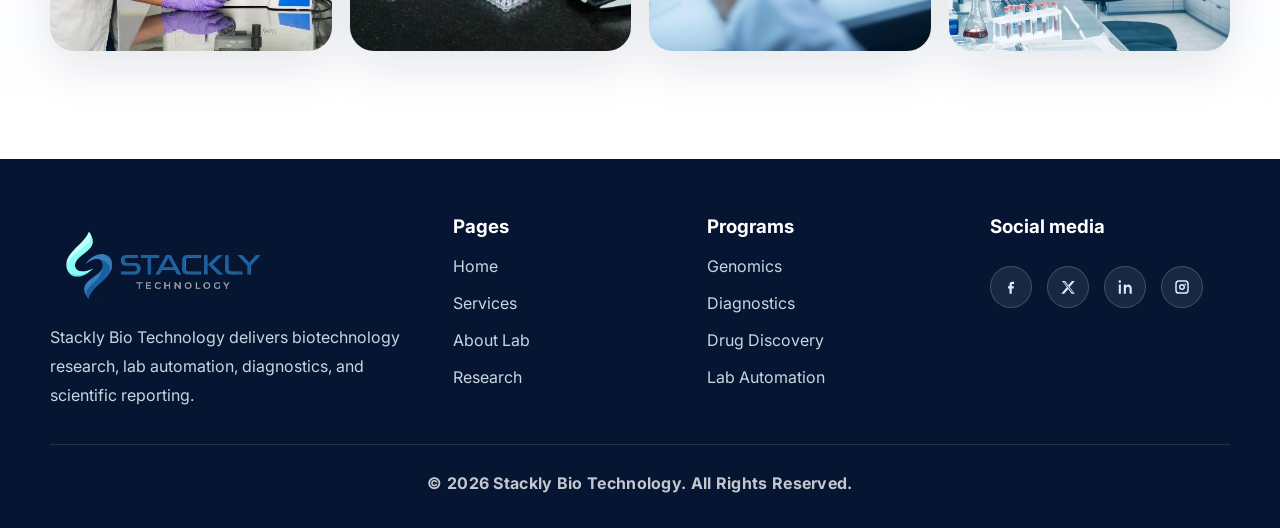
<file: about-lab.html>
<!DOCTYPE html>
<html lang="en">
<head>
  <meta charset="UTF-8" />
  <meta name="viewport" content="width=device-width, initial-scale=1.0" />
  <title>Stackly BioTech | About Lab</title>
  <meta name="description" content="Premium biotechnology laboratory website using HTML, CSS and JavaScript." />
  <link rel="stylesheet" href="style.css" />
</head>
<body>
  <div id="scrollProgress"></div>
  <div id="cursorGlow" class="cursor-glow"></div>

  <div id="loader" class="loader">
    <div class="loader-card">
      <img src="assets/stackly-logo.webp" alt="Stackly BioTechnology Logo" class="loader-logo stackly-logo">
      <div class="loader-track"><span></span></div>
      <p>Loading premium biotechnology research experience...</p>
    </div>
  </div>

  <main id="website" class="page active">
    <section class="header-section inner-page-hero">
      <img src="assets/hero-lab.webp" alt="About Lab biotechnology laboratory background" class="header-bg parallax-img">
      <div class="header-overlay"></div>
      <div class="header-mesh"></div>
      <header class="header" id="mainHeader">
        <a href="index.html" class="brand stackly-home" aria-label="Stackly BioTech home">
          <img src="assets/stackly-logo.webp" alt="Stackly BioTechnology Logo" class="brand-logo stackly-logo">
        </a>

        <nav id="nav" class="nav" aria-label="Main navigation">
          <a href="index.html">Home</a>
          <a href="services.html">Services</a>
          <a href="about-lab.html">About Lab</a>
          <a href="research.html">Research</a>
          <a href="automation.html">Automation</a>
          <a href="team.html">Team</a>
          <a href="contact.html">Contact</a>
        
          <button class="mobile-login-link login-link" type="button" onclick="openAuthModal('login')">Login</button></nav>

        <button class="primary-btn header-btn" type="button" onclick="openAuthModal('login')">Login</button>
        <button id="themeToggle" class="theme-toggle" type="button" aria-label="Toggle dark mode">🌙</button>
        <button class="menu-btn" type="button" onclick="toggleMenu()" aria-label="Toggle menu" aria-expanded="false">☰</button>
      </header>
      <div class="container inner-hero-content reveal">
        <h1>About Lab</h1>
        <p><a href="index.html">Home</a> <span>•</span> About Lab</p>
      </div>
    </section>
<section class="section about-section" id="about">
      <div class="container about-grid">
        <div class="about-visual reveal">
          <div class="about-main-img tilt-card">
            <img src="assets/about-lab.webp" alt="About Stackly BioTech laboratory">
          </div>
          <div class="about-small-img left">
            <img src="assets/sample-process.webp" alt="Sample processing">
            <span>Sample Workflow</span>
          </div>
          <div class="about-small-img right">
            <img src="assets/reporting.webp" alt="Lab reporting">
            <span>Digital Reports</span>
          </div>
        </div>

        <div class="about-copy reveal">
          <span class="kicker">About Stackly BioTech</span>
          <h2>Trusted laboratory intelligence with modern biotech systems.</h2>
          <p>
            Stackly BioTech is designed for premium biotechnology, clinical diagnostics, molecular research,
            and AI-driven lab automation.
          </p>

          <div class="about-feature-grid">
            <div class="tilt-card">
              <img src="assets/diagnostics.webp" alt="Certified lab">
              <h4>Certified Laboratory</h4>
              <p>Clinical-grade visual trust and premium scientific workflow.</p>
            </div>
            <div class="tilt-card">
              <img src="assets/bioinformatics.webp" alt="AI analysis">
              <h4>AI Analysis</h4>
              <p>Bioinformatics, genomics and diagnostic intelligence.</p>
            </div>
          </div>

          <button class="primary-btn" type="button" onclick="scrollToSection('automation')">View Lab Automation</button>
        </div>
      </div>
    </section>

    
<section id="ratings" class="rating-marquee-section">
  <div class="container">
    <div class="section-head center reveal">
      <span class="eyebrow"><span class="dot"></span> Client Ratings</span>
      <h2>Trusted by clinical labs and biotech teams.</h2>
    </div>
  </div>

  <div class="rating-marquee">
    <div class="rating-track">
      <div class="rating-card"><h3>5.0 ★★★★★</h3><p>Excellent molecular research support.</p><span>Genomics Partner</span></div>
      <div class="rating-card"><h3>4.9 ★★★★★</h3><p>Premium diagnostics workflow and reports.</p><span>Clinical Lab</span></div>
      <div class="rating-card"><h3>5.0 ★★★★★</h3><p>Reliable AI bioinformatics insights.</p><span>Research Team</span></div>
      <div class="rating-card"><h3>4.8 ★★★★★</h3><p>Clean automation and sample tracking.</p><span>Lab Operations</span></div>
      <div class="rating-card"><h3>5.0 ★★★★★</h3><p>Beautiful biotech research experience.</p><span>Healthcare Partner</span></div>
      <div class="rating-card"><h3>4.9 ★★★★★</h3><p>Fast reporting and secure analytics.</p><span>Diagnostics Team</span></div>

      <div class="rating-card"><h3>5.0 ★★★★★</h3><p>Excellent molecular research support.</p><span>Genomics Partner</span></div>
      <div class="rating-card"><h3>4.9 ★★★★★</h3><p>Premium diagnostics workflow and reports.</p><span>Clinical Lab</span></div>
      <div class="rating-card"><h3>5.0 ★★★★★</h3><p>Reliable AI bioinformatics insights.</p><span>Research Team</span></div>
      <div class="rating-card"><h3>4.8 ★★★★★</h3><p>Clean automation and sample tracking.</p><span>Lab Operations</span></div>
      <div class="rating-card"><h3>5.0 ★★★★★</h3><p>Beautiful biotech research experience.</p><span>Healthcare Partner</span></div>
      <div class="rating-card"><h3>4.9 ★★★★★</h3><p>Fast reporting and secure analytics.</p><span>Diagnostics Team</span></div>
    </div>
  </div>
</section>


    

<section class="section split-showcase">
  <div class="container split-grid">
    <img class="rounded-photo reveal" src="assets/bioinformatics.webp" alt="Modern biotechnology lab">
    <div class="reveal"><span class="eyebrow">About Stackly Lab</span><h2>Built For Reliable Biotechnology Outcomes</h2><p>Stackly Bio Technology supports diagnostics, biotechnology research, assay development, and automated reporting with a design inspired by modern lab websites.</p><div class="mini-list"><p>Clean-room inspired sample zones</p><p>Experienced biotechnology scientists</p><p>Strong quality checks before reporting</p></div></div>
  </div>
</section>
<section class="section image-design-section">
  <div class="container">
    <div class="section-title reveal"><span>Laboratory Strength</span><h2>Facilities Designed For Research Confidence</h2></div>
    <div class="wide-gallery">
      <img src="assets/laboratory-1.webp" alt="Scientist using microscope">
      <img src="assets/laboratory-2.webp" alt="Laboratory equipment">
      <img src="assets/laboratory-3.webp" alt="Lab research workspace">
      <img src="assets/laboratory-4.webp" alt="Clinical lab testing">
    </div>
  </div>
</section>

<footer class="footer">
      <div class="container footer-grid">
        <div class="footer-brand">
          <img src="assets/stackly-logo.webp" alt="Stackly BioTechnology Logo" class="footer-logo stackly-logo">
          <p>Stackly Bio Technology delivers biotechnology research, lab automation, diagnostics, and scientific reporting.</p>
        </div>

        <div class="footer-col">
          <h3>Pages</h3>
          <a href="index.html">Home</a>
          <a href="services.html">Services</a>
          <a href="about-lab.html">About Lab</a>
          <a href="research.html">Research</a>
        </div>

        <div class="footer-col">
          <h3>Programs</h3>
          <a href="services.html">Genomics</a>
          <a href="services.html">Diagnostics</a>
          <a href="services.html">Drug Discovery</a>
          <a href="automation.html">Lab Automation</a>
        </div>

        <div class="footer-col">
          <h3>Social media</h3>
          <button class="mono-social-icon" type="button" onclick="window.location.href='404.html'" aria-label="Facebook">
            <svg viewBox="0 0 24 24" aria-hidden="true"><path d="M14 8h2V5h-2c-2.8 0-4 1.7-4 4v2H8v3h2v7h3v-7h2.4l.6-3h-3V9c0-.7.3-1 1-1z"/></svg>
          </button>
          <button class="mono-social-icon" type="button" onclick="window.location.href='404.html'" aria-label="Twitter X">
            <svg viewBox="0 0 24 24" aria-hidden="true"><path d="M4 4h4.2l4.2 5.7L17.3 4H21l-6.8 7.9L21 21h-4.2l-4.6-6.2L6.9 21H3l7.4-8.7L4 4zm2.2 1.7 11.4 13.6h1.2L7.4 5.7H6.2z"/></svg>
          </button>
          <button class="mono-social-icon" type="button" onclick="window.location.href='404.html'" aria-label="LinkedIn">
            <svg viewBox="0 0 24 24" aria-hidden="true"><path d="M6.5 8.8H3.7V21h2.8V8.8zM5.1 3A1.7 1.7 0 1 0 5 6.4 1.7 1.7 0 0 0 5.1 3zM21 14.1c0-3.3-1.8-5.5-4.6-5.5-1.8 0-2.8 1-3.2 1.8V8.8h-2.8V21h2.8v-6.3c0-1.7.8-3.1 2.5-3.1 1.6 0 2.4 1.1 2.4 3V21H21v-6.9z"/></svg>
          </button>
          <button class="mono-social-icon" type="button" onclick="window.location.href='404.html'" aria-label="Instagram">
            <svg viewBox="0 0 24 24" aria-hidden="true"><path d="M7.8 3h8.4A4.8 4.8 0 0 1 21 7.8v8.4a4.8 4.8 0 0 1-4.8 4.8H7.8A4.8 4.8 0 0 1 3 16.2V7.8A4.8 4.8 0 0 1 7.8 3zm0 2A2.8 2.8 0 0 0 5 7.8v8.4A2.8 2.8 0 0 0 7.8 19h8.4a2.8 2.8 0 0 0 2.8-2.8V7.8A2.8 2.8 0 0 0 16.2 5H7.8zm4.2 3a4 4 0 1 1 0 8 4 4 0 0 1 0-8zm0 2a2 2 0 1 0 0 4 2 2 0 0 0 0-4zm4.4-2.7a1.1 1.1 0 1 1 0 2.2 1.1 1.1 0 0 1 0-2.2z"/></svg>
          </button>
        </div>
      </div>

      <div class="container footer-bottom">
        <p>© 2026 Stackly Bio Technology. All Rights Reserved.</p>
      </div>
    </footer>
  
    <div class="auth-modal" id="authModal" aria-hidden="true">
      <div class="auth-backdrop" onclick="closeAuthModal()"></div>
      <div class="auth-modal-card" role="dialog" aria-modal="true" aria-labelledby="authTitle">
        <button class="auth-close" type="button" onclick="closeAuthModal()" aria-label="Close form">×</button>

        <form id="loginForm" class="auth-panel active" novalidate>
          <span class="auth-kicker">Secure Access</span>
          <h2 id="authTitle">Login to Stackly BioTech</h2>
          <p>Enter your details and choose your role to open the correct dashboard.</p>

          <div class="custom-select" data-placeholder="Select Role">
            <button type="button" class="custom-select-btn">Select Role</button>
            <div class="custom-select-menu">
              <button type="button" data-value="admin">Admin</button>
              <button type="button" data-value="researcher">Researcher</button>
              <button type="button" data-value="patient">Patient</button>
            </div>
            <input type="hidden" name="loginRole" required>
          </div>
          <input type="email" name="loginEmail" placeholder="Email Address" autocomplete="email" required>
          <input type="password" name="loginPassword" placeholder="Password" minlength="6" autocomplete="current-password" required>

          <button class="primary-btn auth-submit" type="submit">Login</button>
          <a class="forgot-link" href="404.html">Forgot Password?</a>

          <p class="auth-switch">New user? <button type="button" onclick="switchAuth('signup')">Sign up</button></p>

          <div class="social-login">
            <span>or continue with</span>
            <button type="button" onclick="open404()" aria-label="Continue with Google">G</button>
            <button type="button" onclick="open404()" aria-label="Continue with LinkedIn">in</button>
            <button type="button" onclick="open404()" aria-label="Continue with Facebook">f</button>
          </div>
        </form>

        <form id="signupForm" class="auth-panel" novalidate>
          <span class="auth-kicker">Create Account</span>
          <h2>Sign up to Stackly BioTech</h2>
          <p>Create your account, then continue from the login form.</p>

          <div class="custom-select" data-placeholder="Select Role">
            <button type="button" class="custom-select-btn">Select Role</button>
            <div class="custom-select-menu">
              <button type="button" data-value="admin">Admin</button>
              <button type="button" data-value="researcher">Researcher</button>
              <button type="button" data-value="patient">Patient</button>
            </div>
            <input type="hidden" name="signupRole" required>
          </div>
          <input type="email" name="signupEmail" placeholder="Email Address" autocomplete="email" required>
          <input id="signupPassword" type="password" name="signupPassword" placeholder="Password" minlength="6" autocomplete="new-password" required>
          <input id="confirmPassword" type="password" name="confirmPassword" placeholder="Confirm Password" minlength="6" autocomplete="new-password" required>

          <button class="primary-btn auth-submit" type="submit">Submit</button>
          <p class="auth-switch">Already have an account? <button type="button" onclick="switchAuth('login')">Back to login</button></p>

          <div class="social-login">
            <span>or continue with</span>
            <button type="button" onclick="open404()" aria-label="Continue with Google">G</button>
            <button type="button" onclick="open404()" aria-label="Continue with LinkedIn">in</button>
            <button type="button" onclick="open404()" aria-label="Continue with Facebook">f</button>
          </div>
        </form>
      </div>
    </div>

  </main>
  <script src="script.js"></script>
</body>
</html>
</file>
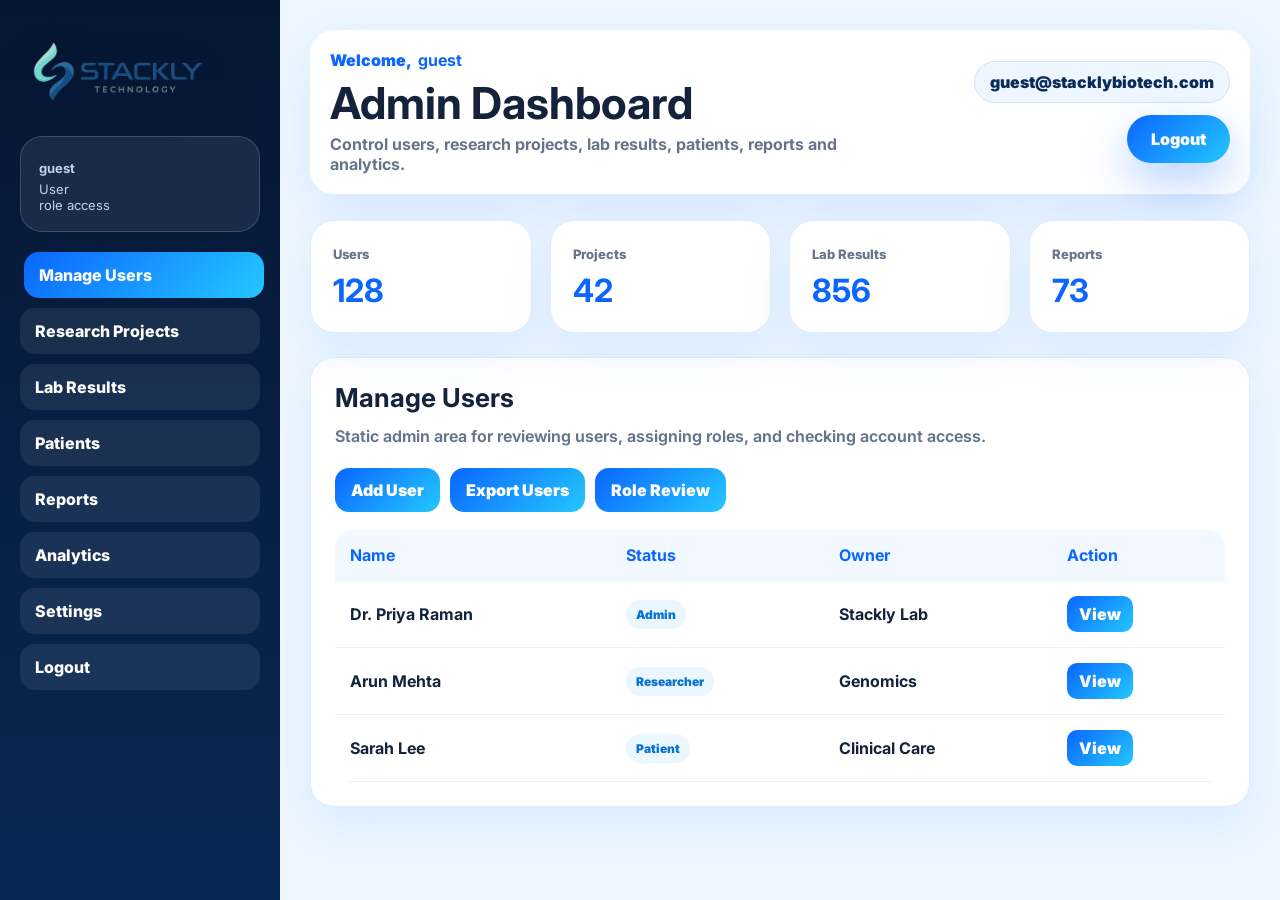
<file: admin-dashboard.html>
<!DOCTYPE html>
<html lang="en">
<head>
  <meta charset="UTF-8"><meta name="viewport" content="width=device-width, initial-scale=1.0">
  <title>Admin Dashboard | Stackly BioTech</title>
  <link rel="stylesheet" href="style.css">
</head>
<body class="dashboard-body">
  <header class="dashboard-mobile-header">
    <a href="index.html"><img src="assets/stackly-logo.webp" alt="Stackly BioTech"></a>
    <button type="button" class="dashboard-mobile-toggle" onclick="toggleDashboardMenu()" aria-label="Open dashboard menu">☰</button>
  </header>
  <div class="dashboard-shell">
    <aside class="dashboard-sidebar">
      <a href="index.html"><img class="dashboard-logo" src="assets/stackly-logo.webp" alt="Stackly BioTech"></a>
      <div class="dashboard-profile">
        <strong><span data-dashboard-name>User</span></strong>
        <span><span data-dashboard-role>Admin</span> role access</span>
      </div>
      <nav class="dashboard-menu">
        <button type="button" class="active" onclick="showDashPanel('users', this)">Manage Users</button>
<button type="button" class="" onclick="showDashPanel('projects', this)">Research Projects</button>
<button type="button" class="" onclick="showDashPanel('results', this)">Lab Results</button>
<button type="button" class="" onclick="showDashPanel('patients', this)">Patients</button>
<button type="button" class="" onclick="showDashPanel('reports', this)">Reports</button>
<button type="button" class="" onclick="showDashPanel('analytics', this)">Analytics</button>
<button type="button" class="" onclick="showDashPanel('settings', this)">Settings</button>
        <button type="button" onclick="dashboardLogout()">Logout</button>
      </nav>
    </aside>
    <main class="dashboard-main">
      <div class="dashboard-top">
        <div class="dashboard-user-title">
          <span class="dashboard-kicker">Welcome, <b data-dashboard-name>User</b></span>
          <h1>Admin Dashboard</h1>
          <p>Control users, research projects, lab results, patients, reports and analytics.</p>
        </div>
        <div class="dashboard-account">
          <span class="email-pill" data-dashboard-email>guest@stacklybiotech.com</span>
          <button class="primary-btn" onclick="dashboardLogout()">Logout</button>
        </div>
      </div>
      <div class="dashboard-grid"><div class="dashboard-stat"><span>Users</span><strong>128</strong></div>
<div class="dashboard-stat"><span>Projects</span><strong>42</strong></div>
<div class="dashboard-stat"><span>Lab Results</span><strong>856</strong></div>
<div class="dashboard-stat"><span>Reports</span><strong>73</strong></div></div>
      <section id="users" class="dashboard-panel active">
      <div class="dashboard-card">
        <h2>Manage Users</h2>
        <p>Static admin area for reviewing users, assigning roles, and checking account access.</p>
        <div class="dashboard-actions"><button type="button" onclick="open404()">Add User</button><button type="button" onclick="open404()">Export Users</button><button type="button" onclick="open404()">Role Review</button></div>
        <table class="dashboard-table"><thead><tr><th>Name</th><th>Status</th><th>Owner</th><th>Action</th></tr></thead><tbody><tr><td>Dr. Priya Raman</td><td><span class="status-pill">Admin</span></td><td>Stackly Lab</td><td><button type="button" onclick="open404()">View</button></td></tr><tr><td>Arun Mehta</td><td><span class="status-pill">Researcher</span></td><td>Genomics</td><td><button type="button" onclick="open404()">View</button></td></tr><tr><td>Sarah Lee</td><td><span class="status-pill">Patient</span></td><td>Clinical Care</td><td><button type="button" onclick="open404()">View</button></td></tr></tbody></table>
      </div>
    </section>
<section id="projects" class="dashboard-panel">
      <div class="dashboard-card">
        <h2>Research Projects</h2>
        <p>Track active biotech programs, sample studies, sequencing projects, and milestone status.</p>
        <div class="dashboard-actions"><button type="button" onclick="open404()">Create Project</button><button type="button" onclick="open404()">Assign Researcher</button><button type="button" onclick="open404()">Update Status</button></div>
        <table class="dashboard-table"><thead><tr><th>Name</th><th>Status</th><th>Owner</th><th>Action</th></tr></thead><tbody><tr><td>Biomarker Discovery</td><td><span class="status-pill">Active</span></td><td>Dr. Priya</td><td><button type="button" onclick="open404()">View</button></td></tr><tr><td>Genomics Workflow</td><td><span class="status-pill">Review</span></td><td>Arun</td><td><button type="button" onclick="open404()">View</button></td></tr><tr><td>Automation QC</td><td><span class="status-pill">Completed</span></td><td>Lab Team</td><td><button type="button" onclick="open404()">View</button></td></tr></tbody></table>
      </div>
    </section>
<section id="results" class="dashboard-panel">
      <div class="dashboard-card">
        <h2>Lab Results</h2>
        <p>Review submitted lab results, quality checks, and approval queues.</p>
        <div class="dashboard-actions"><button type="button" onclick="open404()">Approve Result</button><button type="button" onclick="open404()">Request Review</button><button type="button" onclick="open404()">Download CSV</button></div>
        <table class="dashboard-table"><thead><tr><th>Name</th><th>Status</th><th>Owner</th><th>Action</th></tr></thead><tbody><tr><td>CBC Panel</td><td><span class="status-pill">Approved</span></td><td>Clinical Lab</td><td><button type="button" onclick="open404()">View</button></td></tr><tr><td>PCR Batch 19</td><td><span class="status-pill">Pending</span></td><td>Molecular Team</td><td><button type="button" onclick="open404()">View</button></td></tr><tr><td>Sequencing Run A2</td><td><span class="status-pill">Validated</span></td><td>Genomics</td><td><button type="button" onclick="open404()">View</button></td></tr></tbody></table>
      </div>
    </section>
<section id="patients" class="dashboard-panel">
      <div class="dashboard-card">
        <h2>Patients</h2>
        <p>Manage patient sample records, appointments, reports, and communication notes.</p>
        <div class="dashboard-actions"><button type="button" onclick="open404()">Add Patient</button><button type="button" onclick="open404()">Schedule Test</button><button type="button" onclick="open404()">Send Report</button></div>
        <table class="dashboard-table"><thead><tr><th>Name</th><th>Status</th><th>Owner</th><th>Action</th></tr></thead><tbody><tr><td>Dhamu Kumar</td><td><span class="status-pill">Active</span></td><td>Patient Desk</td><td><button type="button" onclick="open404()">View</button></td></tr><tr><td>Meena Raj</td><td><span class="status-pill">Report Ready</span></td><td>Diagnostics</td><td><button type="button" onclick="open404()">View</button></td></tr><tr><td>Vijay R</td><td><span class="status-pill">Sample Received</span></td><td>Lab Intake</td><td><button type="button" onclick="open404()">View</button></td></tr></tbody></table>
      </div>
    </section>
<section id="reports" class="dashboard-panel">
      <div class="dashboard-card">
        <h2>Reports</h2>
        <p>Generate administrative reports for operations, lab productivity, and project summaries.</p>
        <div class="dashboard-actions"><button type="button" onclick="open404()">Generate Report</button><button type="button" onclick="open404()">Print Summary</button><button type="button" onclick="open404()">Archive</button></div>
        <table class="dashboard-table"><thead><tr><th>Name</th><th>Status</th><th>Owner</th><th>Action</th></tr></thead><tbody><tr><td>Monthly Lab Summary</td><td><span class="status-pill">Ready</span></td><td>Admin</td><td><button type="button" onclick="open404()">View</button></td></tr><tr><td>Patient Reports</td><td><span class="status-pill">Processing</span></td><td>Clinical Team</td><td><button type="button" onclick="open404()">View</button></td></tr><tr><td>Research Output</td><td><span class="status-pill">Ready</span></td><td>Research Team</td><td><button type="button" onclick="open404()">View</button></td></tr></tbody></table>
      </div>
    </section>
<section id="analytics" class="dashboard-panel">
      <div class="dashboard-card">
        <h2>Analytics</h2>
        <p>Static analytics dashboard with performance indicators for samples, reports, and turnaround time.</p>
        <div class="dashboard-actions"><button type="button" onclick="open404()">Refresh Metrics</button><button type="button" onclick="open404()">View Chart</button><button type="button" onclick="open404()">Export PDF</button></div>
        <table class="dashboard-table"><thead><tr><th>Name</th><th>Status</th><th>Owner</th><th>Action</th></tr></thead><tbody><tr><td>Sample Volume</td><td><span class="status-pill">Up 18%</span></td><td>System</td><td><button type="button" onclick="open404()">View</button></td></tr><tr><td>Report Accuracy</td><td><span class="status-pill">99.2%</span></td><td>QA</td><td><button type="button" onclick="open404()">View</button></td></tr><tr><td>Turnaround Time</td><td><span class="status-pill">Improved</span></td><td>Operations</td><td><button type="button" onclick="open404()">View</button></td></tr></tbody></table>
      </div>
    </section>
<section id="settings" class="dashboard-panel">
      <div class="dashboard-card">
        <h2>Settings</h2>
        <p>Configure profile preferences, notification settings, and security options.</p>
        <div class="dashboard-actions"><button type="button" onclick="open404()">Save Profile</button><button type="button" onclick="open404()">Update Password</button><button type="button" onclick="open404()">Notification Settings</button></div>
        <table class="dashboard-table"><thead><tr><th>Name</th><th>Status</th><th>Owner</th><th>Action</th></tr></thead><tbody><tr><td>Profile</td><td><span class="status-pill">Updated</span></td><td>Admin</td><td><button type="button" onclick="open404()">View</button></td></tr><tr><td>Security</td><td><span class="status-pill">Enabled</span></td><td>System</td><td><button type="button" onclick="open404()">View</button></td></tr><tr><td>Notifications</td><td><span class="status-pill">On</span></td><td>System</td><td><button type="button" onclick="open404()">View</button></td></tr></tbody></table>
      </div>
    </section>
    </main>
  </div>
  <script src="script.js"></script>
</body>
</html>
</file>
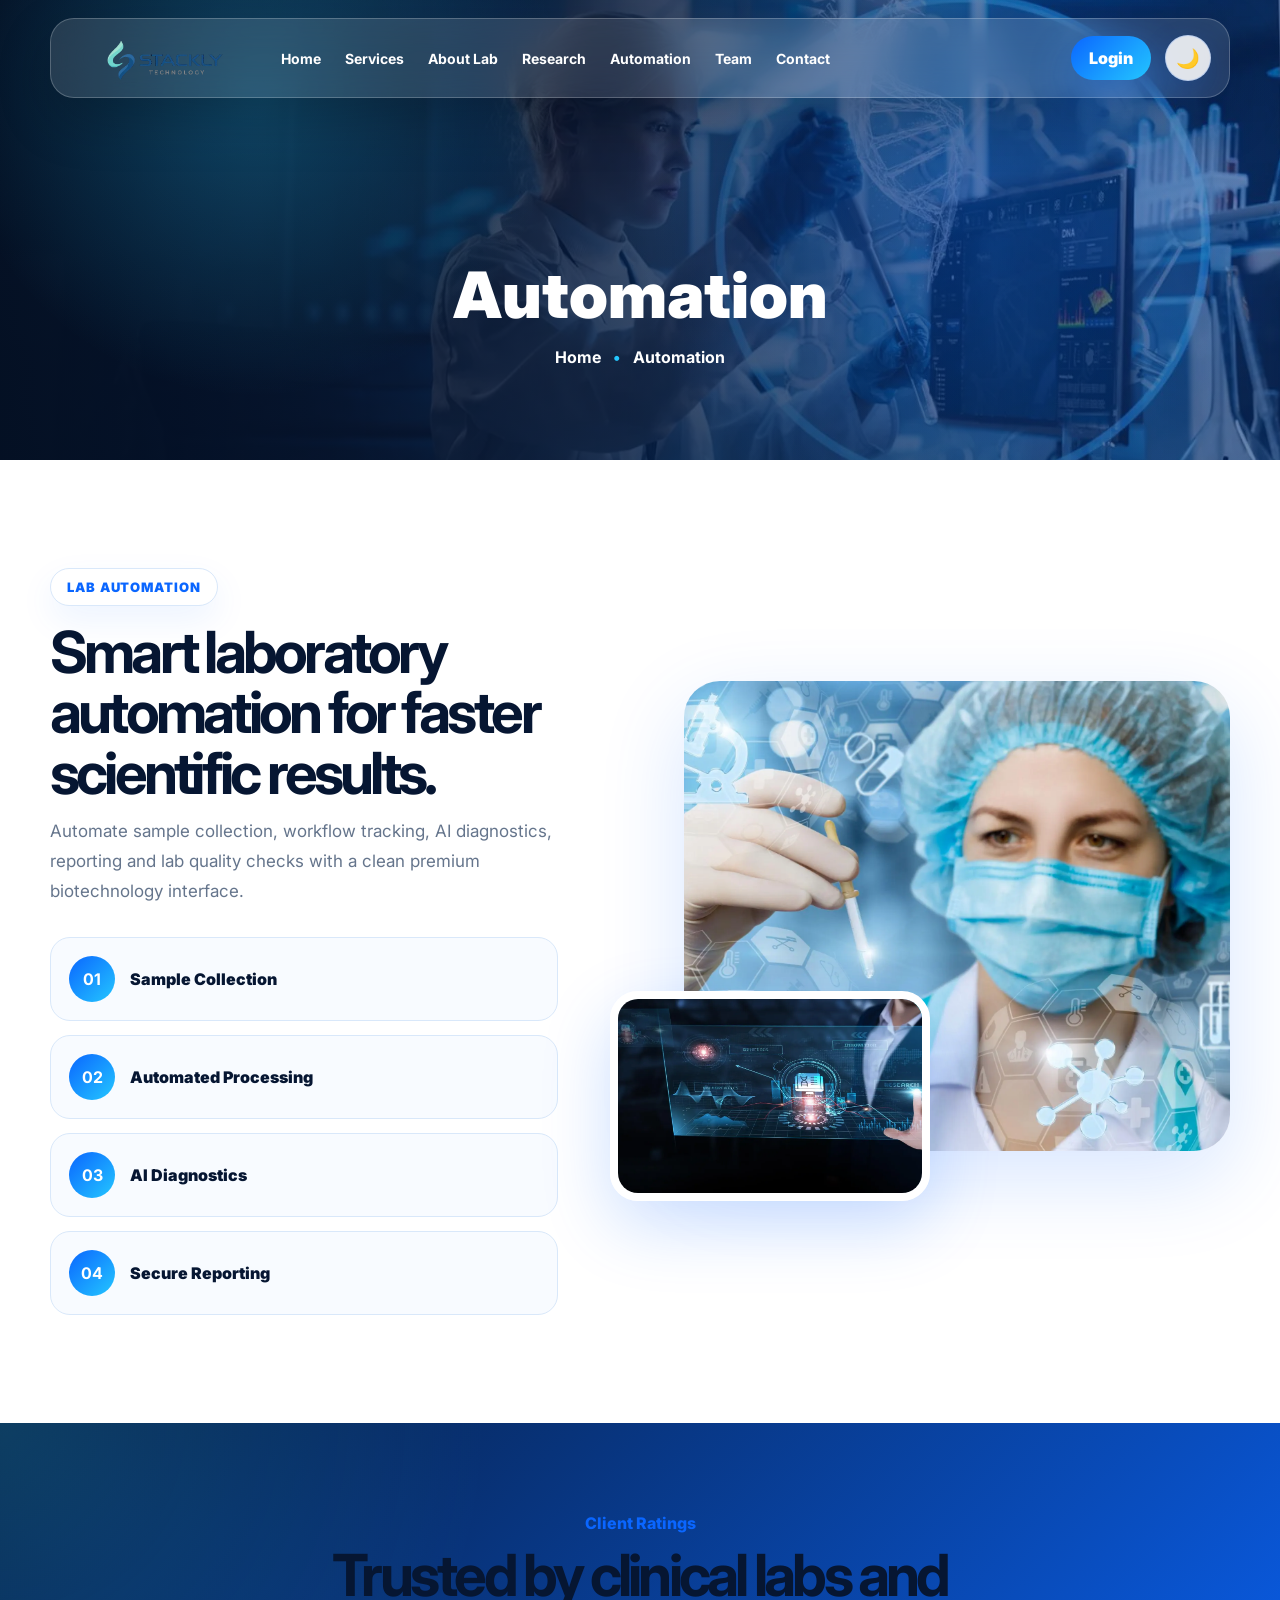
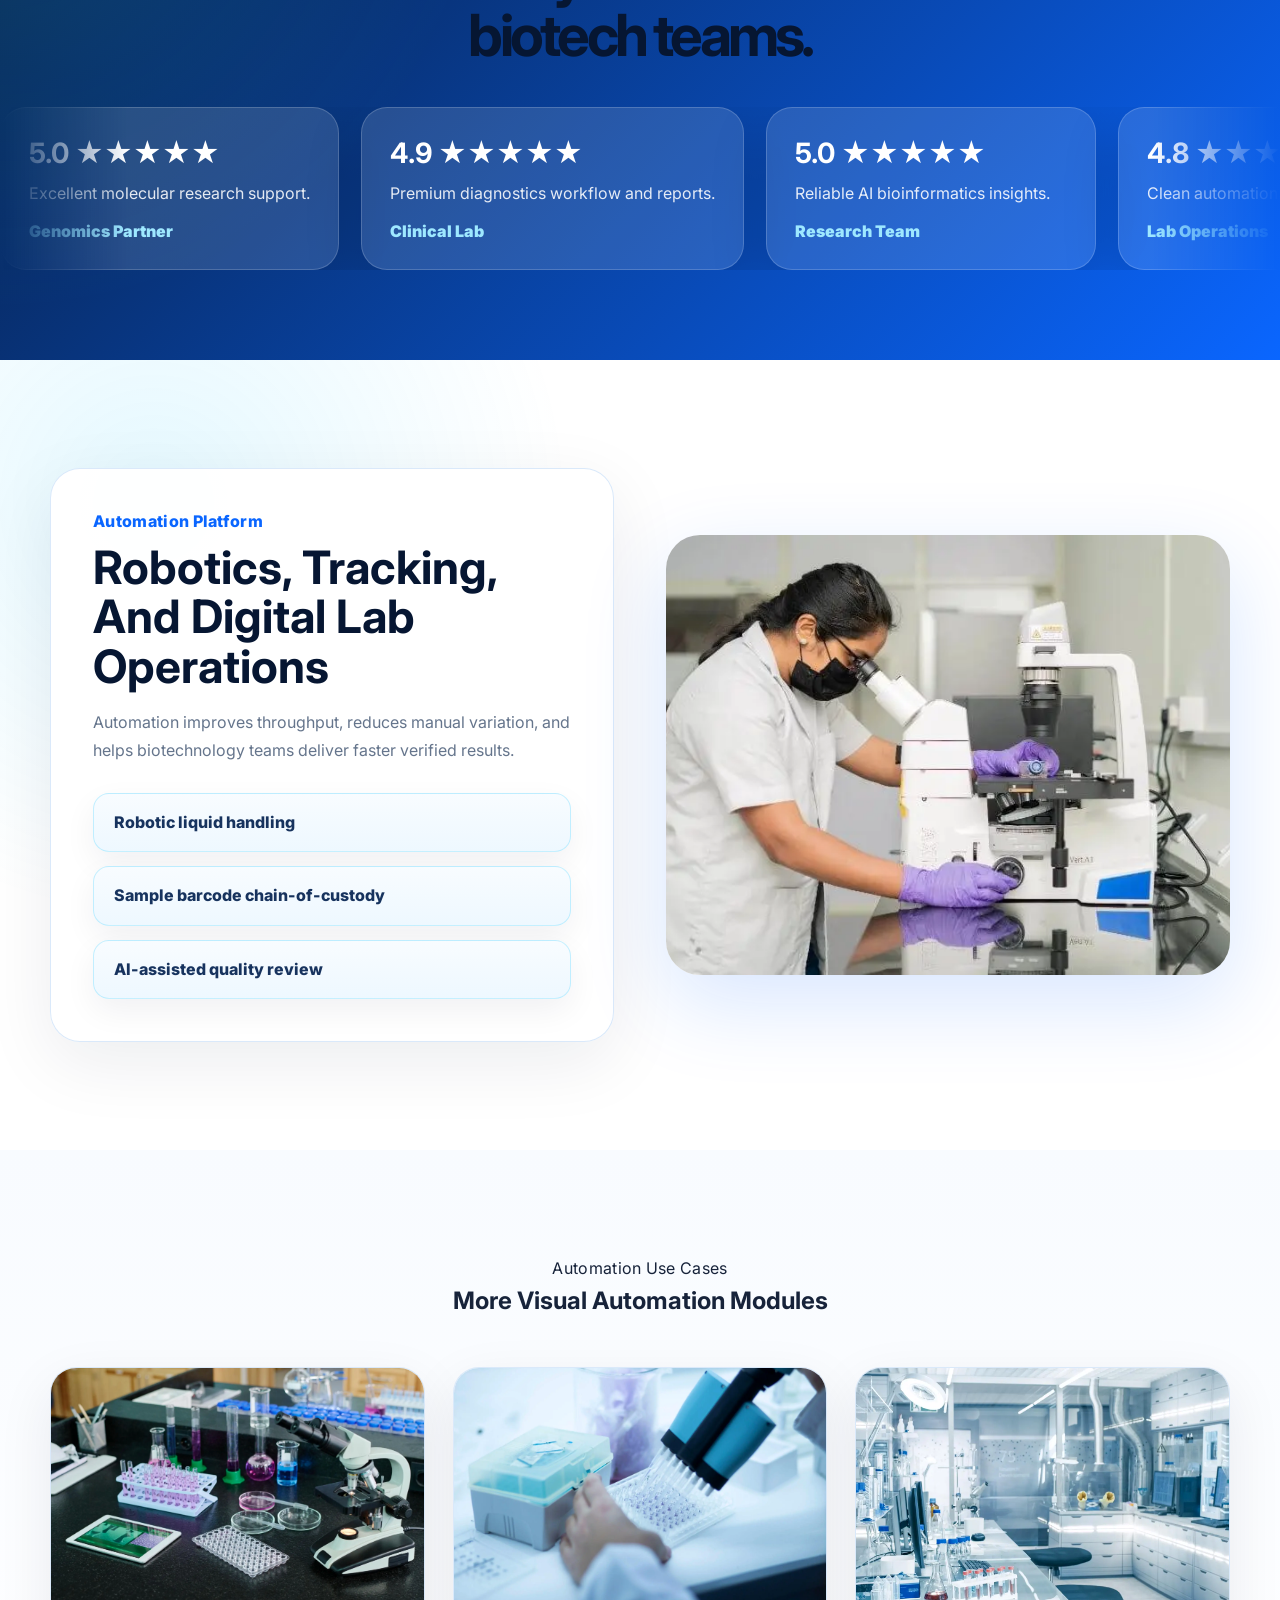
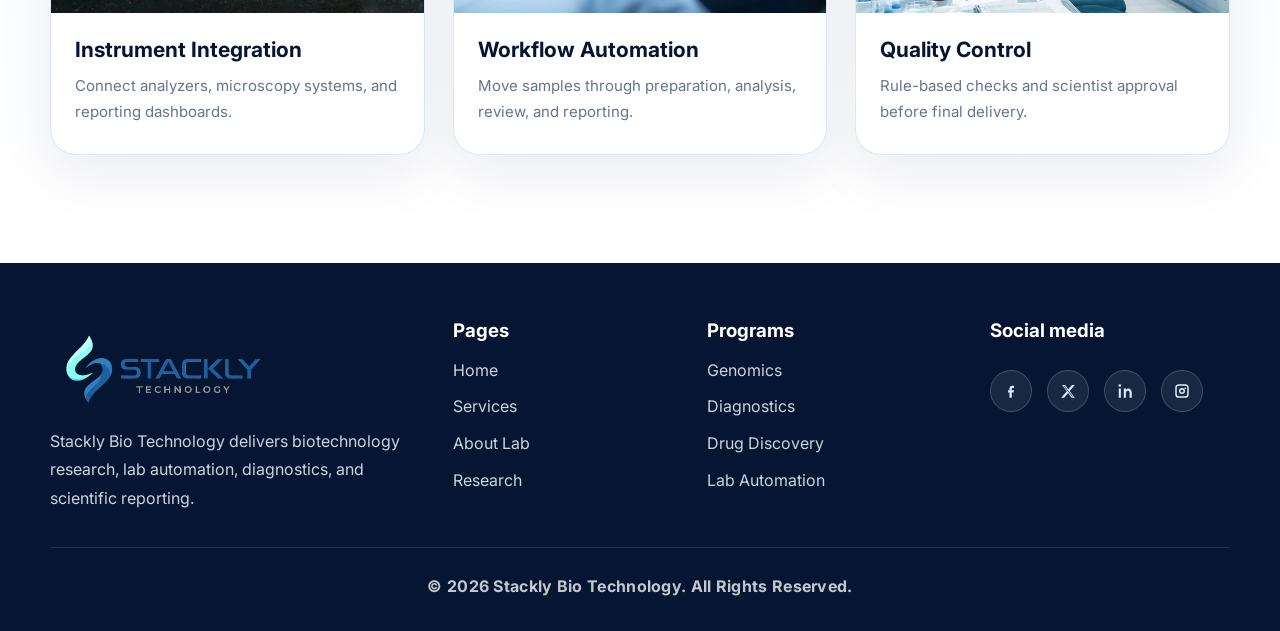
<file: automation.html>
<!DOCTYPE html>
<html lang="en">
<head>
  <meta charset="UTF-8" />
  <meta name="viewport" content="width=device-width, initial-scale=1.0" />
  <title>Stackly BioTech | Automation</title>
  <meta name="description" content="Premium biotechnology laboratory website using HTML, CSS and JavaScript." />
  <link rel="stylesheet" href="style.css" />
</head>
<body>
  <div id="scrollProgress"></div>
  <div id="cursorGlow" class="cursor-glow"></div>

  <div id="loader" class="loader">
    <div class="loader-card">
      <img src="assets/stackly-logo.webp" alt="Stackly BioTechnology Logo" class="loader-logo stackly-logo">
      <div class="loader-track"><span></span></div>
      <p>Loading premium biotechnology research experience...</p>
    </div>
  </div>

  <main id="website" class="page active">
    <section class="header-section inner-page-hero">
      <img src="assets/hero-lab.webp" alt="Automation biotechnology laboratory background" class="header-bg parallax-img">
      <div class="header-overlay"></div>
      <div class="header-mesh"></div>
      <header class="header" id="mainHeader">
        <a href="index.html" class="brand stackly-home" aria-label="Stackly BioTech home">
          <img src="assets/stackly-logo.webp" alt="Stackly BioTechnology Logo" class="brand-logo stackly-logo">
        </a>

        <nav id="nav" class="nav" aria-label="Main navigation">
          <a href="index.html">Home</a>
          <a href="services.html">Services</a>
          <a href="about-lab.html">About Lab</a>
          <a href="research.html">Research</a>
          <a href="automation.html">Automation</a>
          <a href="team.html">Team</a>
          <a href="contact.html">Contact</a>
        
          <button class="mobile-login-link login-link" type="button" onclick="openAuthModal('login')">Login</button></nav>

        <button class="primary-btn header-btn" type="button" onclick="openAuthModal('login')">Login</button>
        <button id="themeToggle" class="theme-toggle" type="button" aria-label="Toggle dark mode">🌙</button>
        <button class="menu-btn" type="button" onclick="toggleMenu()" aria-label="Toggle menu" aria-expanded="false">☰</button>
      </header>
      <div class="container inner-hero-content reveal">
        <h1>Automation</h1>
        <p><a href="index.html">Home</a> <span>•</span> Automation</p>
      </div>
    </section>
<section class="section automation-section" id="automation">
      <div class="container automation-grid">
        <div class="automation-copy reveal">
          <span class="kicker">Lab Automation</span>
          <h2>Smart laboratory automation for faster scientific results.</h2>
          <p>
            Automate sample collection, workflow tracking, AI diagnostics, reporting and lab quality checks
            with a clean premium biotechnology interface.
          </p>
          <div class="timeline">
            <div><strong>01</strong><span>Sample Collection</span></div>
            <div><strong>02</strong><span>Automated Processing</span></div>
            <div><strong>03</strong><span>AI Diagnostics</span></div>
            <div><strong>04</strong><span>Secure Reporting</span></div>
          </div>
        </div>

        <div class="automation-images reveal">
          <img class="auto-main tilt-card" src="assets/sample-process.webp" alt="Lab automation sample process">
          <img class="auto-float" src="assets/reporting.webp" alt="Reporting dashboard">
        </div>
      </div>
    </section>

    <section id="ratings" class="rating-marquee-section">
  <div class="container">
    <div class="section-head center reveal">
      <span class="eyebrow"><span class="dot"></span> Client Ratings</span>
      <h2>Trusted by clinical labs and biotech teams.</h2>
    </div>
  </div>

  <div class="rating-marquee">
    <div class="rating-track">
      <div class="rating-card"><h3>5.0 ★★★★★</h3><p>Excellent molecular research support.</p><span>Genomics Partner</span></div>
      <div class="rating-card"><h3>4.9 ★★★★★</h3><p>Premium diagnostics workflow and reports.</p><span>Clinical Lab</span></div>
      <div class="rating-card"><h3>5.0 ★★★★★</h3><p>Reliable AI bioinformatics insights.</p><span>Research Team</span></div>
      <div class="rating-card"><h3>4.8 ★★★★★</h3><p>Clean automation and sample tracking.</p><span>Lab Operations</span></div>
      <div class="rating-card"><h3>5.0 ★★★★★</h3><p>Beautiful biotech research experience.</p><span>Healthcare Partner</span></div>
      <div class="rating-card"><h3>4.9 ★★★★★</h3><p>Fast reporting and secure analytics.</p><span>Diagnostics Team</span></div>

      <div class="rating-card"><h3>5.0 ★★★★★</h3><p>Excellent molecular research support.</p><span>Genomics Partner</span></div>
      <div class="rating-card"><h3>4.9 ★★★★★</h3><p>Premium diagnostics workflow and reports.</p><span>Clinical Lab</span></div>
      <div class="rating-card"><h3>5.0 ★★★★★</h3><p>Reliable AI bioinformatics insights.</p><span>Research Team</span></div>
      <div class="rating-card"><h3>4.8 ★★★★★</h3><p>Clean automation and sample tracking.</p><span>Lab Operations</span></div>
      <div class="rating-card"><h3>5.0 ★★★★★</h3><p>Beautiful biotech research experience.</p><span>Healthcare Partner</span></div>
      <div class="rating-card"><h3>4.9 ★★★★★</h3><p>Fast reporting and secure analytics.</p><span>Diagnostics Team</span></div>
    </div>
  </div>
</section>


    

<section class="section split-showcase">
  <div class="container split-grid">
    <div class="reveal"><span class="eyebrow">Automation Platform</span><h2>Robotics, Tracking, And Digital Lab Operations</h2><p>Automation improves throughput, reduces manual variation, and helps biotechnology teams deliver faster verified results.</p><div class="mini-list"><p>Robotic liquid handling</p><p>Sample barcode chain-of-custody</p><p>AI-assisted quality review</p></div></div>
    <img class="rounded-photo reveal" src="assets/laboratory-1.webp" alt="Automated biotechnology laboratory equipment">
  </div>
</section>
<section class="section image-design-section">
  <div class="container">
    <div class="section-title reveal"><span>Automation Use Cases</span><h2>More Visual Automation Modules</h2></div>
    <div class="image-card-grid">
      <article class="image-card reveal"><img src="assets/laboratory-2.webp" alt="Instrument integration"><div><h3>Instrument Integration</h3><p>Connect analyzers, microscopy systems, and reporting dashboards.</p></div></article>
      <article class="image-card reveal"><img src="assets/laboratory-3.webp" alt="Lab process automation"><div><h3>Workflow Automation</h3><p>Move samples through preparation, analysis, review, and reporting.</p></div></article>
      <article class="image-card reveal"><img src="assets/laboratory-4.webp" alt="Quality control"><div><h3>Quality Control</h3><p>Rule-based checks and scientist approval before final delivery.</p></div></article>
    </div>
  </div>
</section>

<footer class="footer">
      <div class="container footer-grid">
        <div class="footer-brand">
          <img src="assets/stackly-logo.webp" alt="Stackly BioTechnology Logo" class="footer-logo stackly-logo">
          <p>Stackly Bio Technology delivers biotechnology research, lab automation, diagnostics, and scientific reporting.</p>
        </div>

        <div class="footer-col">
          <h3>Pages</h3>
          <a href="index.html">Home</a>
          <a href="services.html">Services</a>
          <a href="about-lab.html">About Lab</a>
          <a href="research.html">Research</a>
        </div>

        <div class="footer-col">
          <h3>Programs</h3>
          <a href="services.html">Genomics</a>
          <a href="services.html">Diagnostics</a>
          <a href="services.html">Drug Discovery</a>
          <a href="automation.html">Lab Automation</a>
        </div>

        <div class="footer-col">
          <h3>Social media</h3>
          <button class="mono-social-icon" type="button" onclick="window.location.href='404.html'" aria-label="Facebook">
            <svg viewBox="0 0 24 24" aria-hidden="true"><path d="M14 8h2V5h-2c-2.8 0-4 1.7-4 4v2H8v3h2v7h3v-7h2.4l.6-3h-3V9c0-.7.3-1 1-1z"/></svg>
          </button>
          <button class="mono-social-icon" type="button" onclick="window.location.href='404.html'" aria-label="Twitter X">
            <svg viewBox="0 0 24 24" aria-hidden="true"><path d="M4 4h4.2l4.2 5.7L17.3 4H21l-6.8 7.9L21 21h-4.2l-4.6-6.2L6.9 21H3l7.4-8.7L4 4zm2.2 1.7 11.4 13.6h1.2L7.4 5.7H6.2z"/></svg>
          </button>
          <button class="mono-social-icon" type="button" onclick="window.location.href='404.html'" aria-label="LinkedIn">
            <svg viewBox="0 0 24 24" aria-hidden="true"><path d="M6.5 8.8H3.7V21h2.8V8.8zM5.1 3A1.7 1.7 0 1 0 5 6.4 1.7 1.7 0 0 0 5.1 3zM21 14.1c0-3.3-1.8-5.5-4.6-5.5-1.8 0-2.8 1-3.2 1.8V8.8h-2.8V21h2.8v-6.3c0-1.7.8-3.1 2.5-3.1 1.6 0 2.4 1.1 2.4 3V21H21v-6.9z"/></svg>
          </button>
          <button class="mono-social-icon" type="button" onclick="window.location.href='404.html'" aria-label="Instagram">
            <svg viewBox="0 0 24 24" aria-hidden="true"><path d="M7.8 3h8.4A4.8 4.8 0 0 1 21 7.8v8.4a4.8 4.8 0 0 1-4.8 4.8H7.8A4.8 4.8 0 0 1 3 16.2V7.8A4.8 4.8 0 0 1 7.8 3zm0 2A2.8 2.8 0 0 0 5 7.8v8.4A2.8 2.8 0 0 0 7.8 19h8.4a2.8 2.8 0 0 0 2.8-2.8V7.8A2.8 2.8 0 0 0 16.2 5H7.8zm4.2 3a4 4 0 1 1 0 8 4 4 0 0 1 0-8zm0 2a2 2 0 1 0 0 4 2 2 0 0 0 0-4zm4.4-2.7a1.1 1.1 0 1 1 0 2.2 1.1 1.1 0 0 1 0-2.2z"/></svg>
          </button>
        </div>
      </div>

      <div class="container footer-bottom">
        <p>© 2026 Stackly Bio Technology. All Rights Reserved.</p>
      </div>
    </footer>
  
    <div class="auth-modal" id="authModal" aria-hidden="true">
      <div class="auth-backdrop" onclick="closeAuthModal()"></div>
      <div class="auth-modal-card" role="dialog" aria-modal="true" aria-labelledby="authTitle">
        <button class="auth-close" type="button" onclick="closeAuthModal()" aria-label="Close form">×</button>

        <form id="loginForm" class="auth-panel active" novalidate>
          <span class="auth-kicker">Secure Access</span>
          <h2 id="authTitle">Login to Stackly BioTech</h2>
          <p>Enter your details and choose your role to open the correct dashboard.</p>

          <div class="custom-select" data-placeholder="Select Role">
            <button type="button" class="custom-select-btn">Select Role</button>
            <div class="custom-select-menu">
              <button type="button" data-value="admin">Admin</button>
              <button type="button" data-value="researcher">Researcher</button>
              <button type="button" data-value="patient">Patient</button>
            </div>
            <input type="hidden" name="loginRole" required>
          </div>
          <input type="email" name="loginEmail" placeholder="Email Address" autocomplete="email" required>
          <input type="password" name="loginPassword" placeholder="Password" minlength="6" autocomplete="current-password" required>

          <button class="primary-btn auth-submit" type="submit">Login</button>
          <a class="forgot-link" href="404.html">Forgot Password?</a>

          <p class="auth-switch">New user? <button type="button" onclick="switchAuth('signup')">Sign up</button></p>

          <div class="social-login">
            <span>or continue with</span>
            <button type="button" onclick="open404()" aria-label="Continue with Google">G</button>
            <button type="button" onclick="open404()" aria-label="Continue with LinkedIn">in</button>
            <button type="button" onclick="open404()" aria-label="Continue with Facebook">f</button>
          </div>
        </form>

        <form id="signupForm" class="auth-panel" novalidate>
          <span class="auth-kicker">Create Account</span>
          <h2>Sign up to Stackly BioTech</h2>
          <p>Create your account, then continue from the login form.</p>

          <div class="custom-select" data-placeholder="Select Role">
            <button type="button" class="custom-select-btn">Select Role</button>
            <div class="custom-select-menu">
              <button type="button" data-value="admin">Admin</button>
              <button type="button" data-value="researcher">Researcher</button>
              <button type="button" data-value="patient">Patient</button>
            </div>
            <input type="hidden" name="signupRole" required>
          </div>
          <input type="email" name="signupEmail" placeholder="Email Address" autocomplete="email" required>
          <input id="signupPassword" type="password" name="signupPassword" placeholder="Password" minlength="6" autocomplete="new-password" required>
          <input id="confirmPassword" type="password" name="confirmPassword" placeholder="Confirm Password" minlength="6" autocomplete="new-password" required>

          <button class="primary-btn auth-submit" type="submit">Submit</button>
          <p class="auth-switch">Already have an account? <button type="button" onclick="switchAuth('login')">Back to login</button></p>

          <div class="social-login">
            <span>or continue with</span>
            <button type="button" onclick="open404()" aria-label="Continue with Google">G</button>
            <button type="button" onclick="open404()" aria-label="Continue with LinkedIn">in</button>
            <button type="button" onclick="open404()" aria-label="Continue with Facebook">f</button>
          </div>
        </form>
      </div>
    </div>

  </main>
  <script src="script.js"></script>
</body>
</html>
</file>
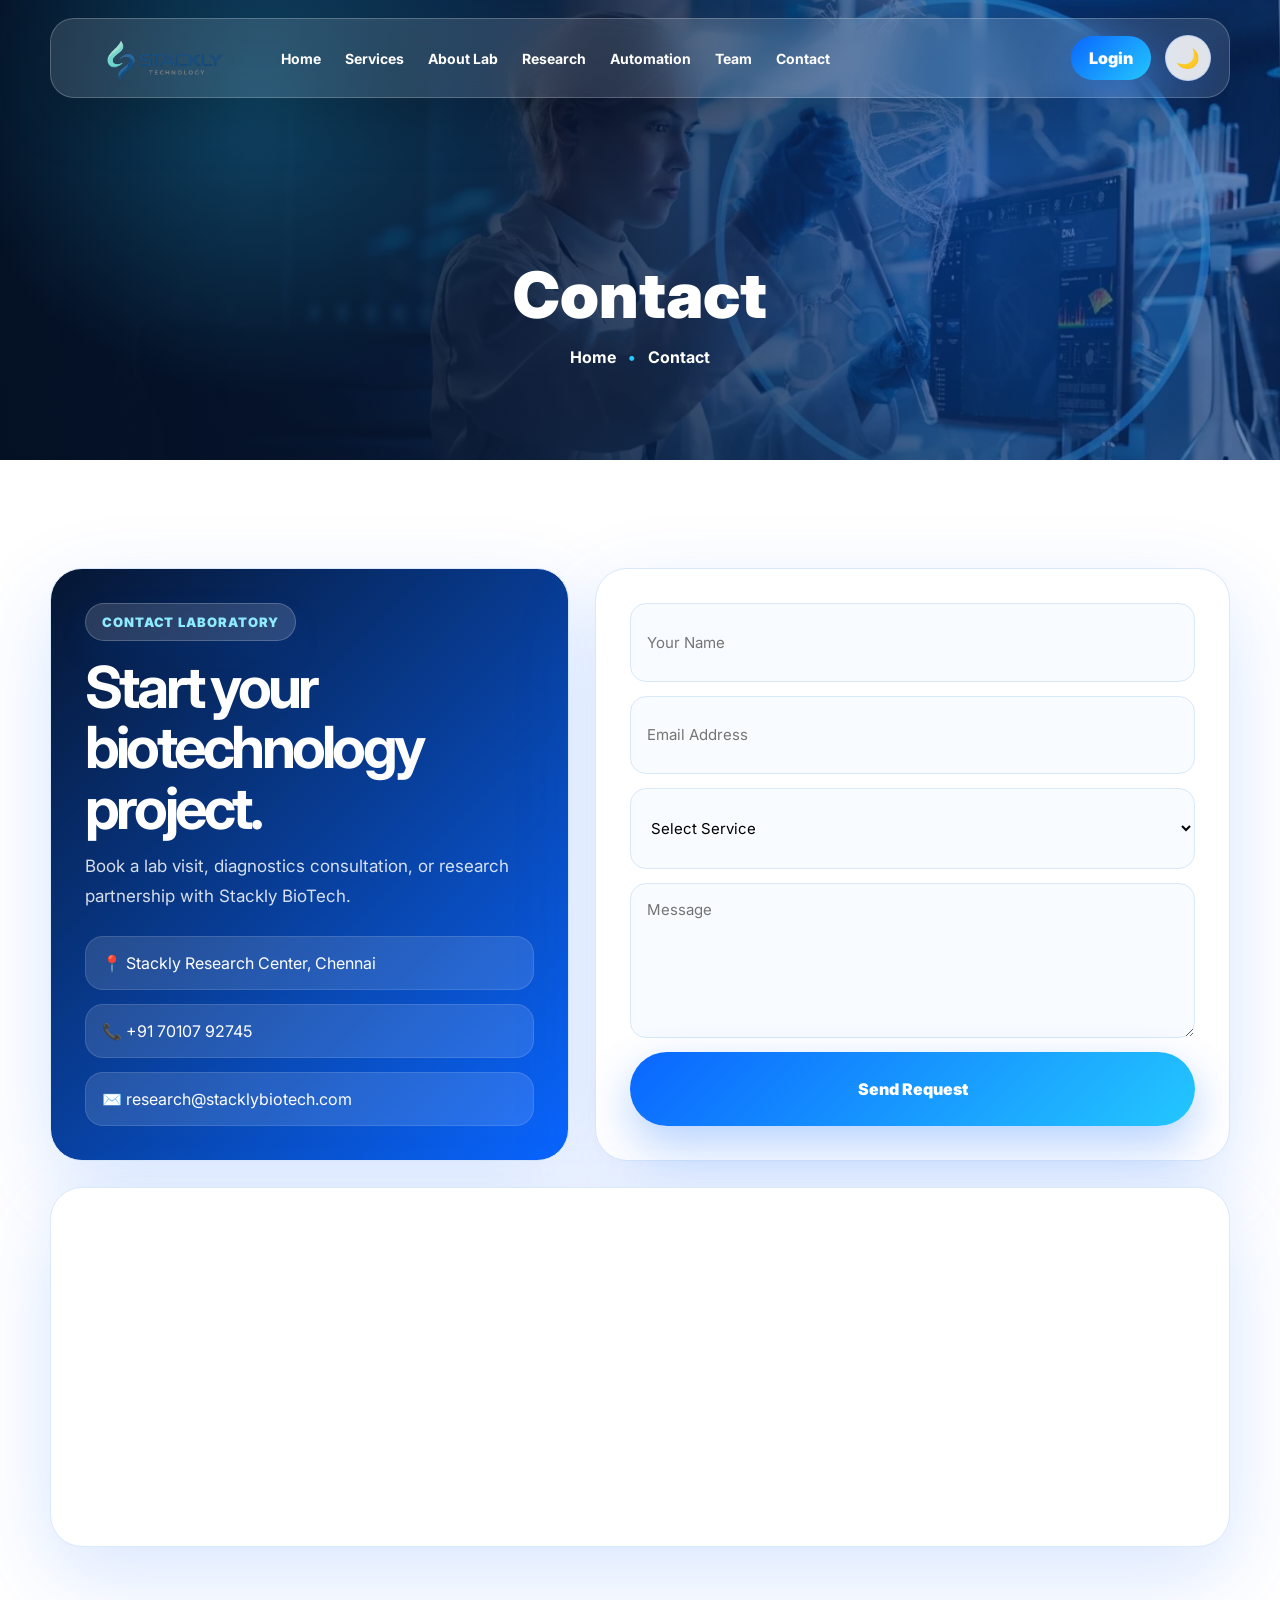
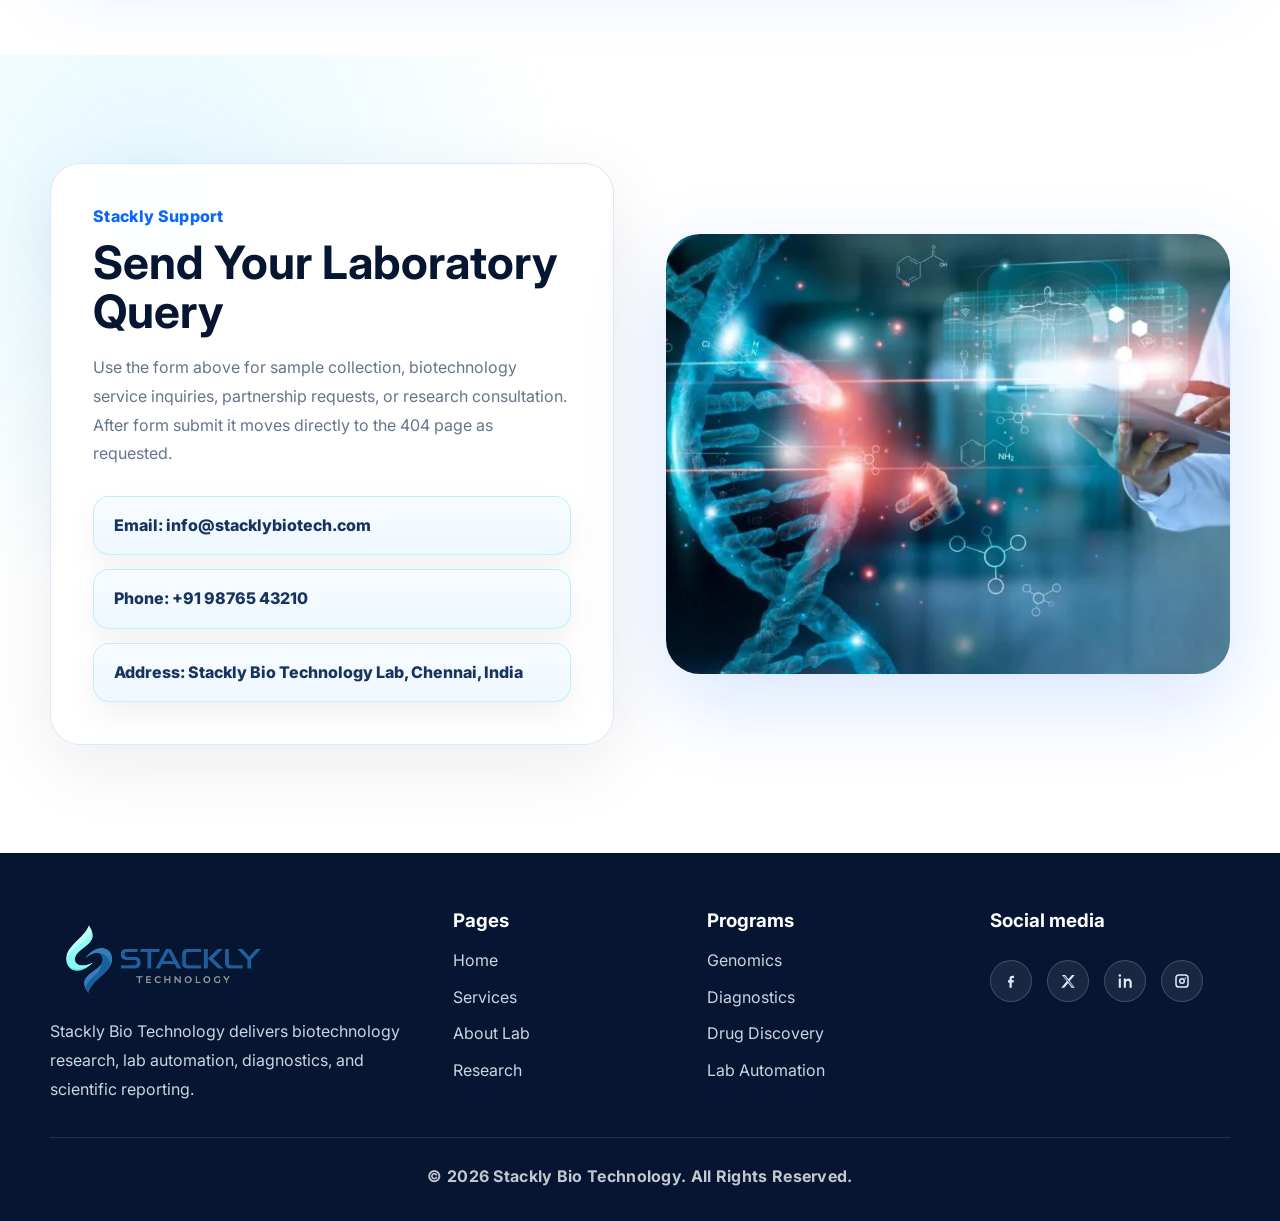
<file: contact.html>
<!DOCTYPE html>
<html lang="en">
<head>
  <meta charset="UTF-8" />
  <meta name="viewport" content="width=device-width, initial-scale=1.0" />
  <title>Stackly BioTech | Contact</title>
  <meta name="description" content="Premium biotechnology laboratory website using HTML, CSS and JavaScript." />
  <link rel="stylesheet" href="style.css" />
</head>
<body>
  <div id="scrollProgress"></div>
  <div id="cursorGlow" class="cursor-glow"></div>

  <div id="loader" class="loader">
    <div class="loader-card">
      <img src="assets/stackly-logo.webp" alt="Stackly BioTechnology Logo" class="loader-logo stackly-logo">
      <div class="loader-track"><span></span></div>
      <p>Loading premium biotechnology research experience...</p>
    </div>
  </div>

  <main id="website" class="page active">
    <section class="header-section inner-page-hero">
      <img src="assets/hero-lab.webp" alt="Contact biotechnology laboratory background" class="header-bg parallax-img">
      <div class="header-overlay"></div>
      <div class="header-mesh"></div>
      <header class="header" id="mainHeader">
        <a href="index.html" class="brand stackly-home" aria-label="Stackly BioTech home">
          <img src="assets/stackly-logo.webp" alt="Stackly BioTechnology Logo" class="brand-logo stackly-logo">
        </a>

        <nav id="nav" class="nav" aria-label="Main navigation">
          <a href="index.html">Home</a>
          <a href="services.html">Services</a>
          <a href="about-lab.html">About Lab</a>
          <a href="research.html">Research</a>
          <a href="automation.html">Automation</a>
          <a href="team.html">Team</a>
          <a href="contact.html">Contact</a>
        
          <button class="mobile-login-link login-link" type="button" onclick="openAuthModal('login')">Login</button></nav>

        <button class="primary-btn header-btn" type="button" onclick="openAuthModal('login')">Login</button>
        <button id="themeToggle" class="theme-toggle" type="button" aria-label="Toggle dark mode">🌙</button>
        <button class="menu-btn" type="button" onclick="toggleMenu()" aria-label="Toggle menu" aria-expanded="false">☰</button>
      </header>
      <div class="container inner-hero-content reveal">
        <h1>Contact</h1>
        <p><a href="index.html">Home</a> <span>•</span> Contact</p>
      </div>
    </section>
<section class="section contact-section" id="contact">
      <div class="container contact-grid">
        <div class="contact-panel reveal">
          <span class="kicker">Contact Laboratory</span>
          <h2>Start your biotechnology project.</h2>
          <p>Book a lab visit, diagnostics consultation, or research partnership with Stackly BioTech.</p>
          <div class="contact-cards">
            <div>📍 Stackly Research Center, Chennai</div>
            <div>📞 +91 70107 92745</div>
            <div>✉️ research@stacklybiotech.com</div>
          </div>
        </div>

        <form class="contact-form reveal" action="404.html" method="get">
          <input type="text" placeholder="Your Name" pattern="[A-Za-z\s]+" title="Please enter letters only" oninput="this.value = this.value.replace(/[^A-Za-z\s]/g, '')" required>
          <input type="email" placeholder="Email Address" required>
          <select required>
            <option value="">Select Service</option>
            <option>Genomics</option>
            <option>Diagnostics</option>
            <option>Drug Discovery</option>
            <option>Bioinformatics</option>
          </select>
          <textarea placeholder="Message"></textarea>
          <button class="primary-btn" type="submit">Send Request</button>
        </form>

        <div class="map-wrap reveal">
          <iframe
            title="Stackly Research Center Chennai Map"
            src="https://www.google.com/maps?q=Chennai%20India&output=embed"
            loading="lazy"
            referrerpolicy="no-referrer-when-downgrade">
          </iframe>
        </div>
      </div>
    </section>

    

<section class="section split-showcase">
  <div class="container split-grid">
    <div class="reveal"><span class="eyebrow">Stackly Support</span><h2>Send Your Laboratory Query</h2><p>Use the form above for sample collection, biotechnology service inquiries, partnership requests, or research consultation. After form submit it moves directly to the 404 page as requested.</p><div class="mini-list"><p>Email: info@stacklybiotech.com</p><p>Phone: +91 98765 43210</p><p>Address: Stackly Bio Technology Lab, Chennai, India</p></div></div>
    <img class="rounded-photo reveal" src="assets/bioinformatics.webp" alt="Contact biotechnology lab">
  </div>
</section>

<footer class="footer">
      <div class="container footer-grid">
        <div class="footer-brand">
          <img src="assets/stackly-logo.webp" alt="Stackly BioTechnology Logo" class="footer-logo stackly-logo">
          <p>Stackly Bio Technology delivers biotechnology research, lab automation, diagnostics, and scientific reporting.</p>
        </div>

        <div class="footer-col">
          <h3>Pages</h3>
          <a href="index.html">Home</a>
          <a href="services.html">Services</a>
          <a href="about-lab.html">About Lab</a>
          <a href="research.html">Research</a>
        </div>

        <div class="footer-col">
          <h3>Programs</h3>
          <a href="services.html">Genomics</a>
          <a href="services.html">Diagnostics</a>
          <a href="services.html">Drug Discovery</a>
          <a href="automation.html">Lab Automation</a>
        </div>

        <div class="footer-col">
          <h3>Social media</h3>
          <button class="mono-social-icon" type="button" onclick="window.location.href='404.html'" aria-label="Facebook">
            <svg viewBox="0 0 24 24" aria-hidden="true"><path d="M14 8h2V5h-2c-2.8 0-4 1.7-4 4v2H8v3h2v7h3v-7h2.4l.6-3h-3V9c0-.7.3-1 1-1z"/></svg>
          </button>
          <button class="mono-social-icon" type="button" onclick="window.location.href='404.html'" aria-label="Twitter X">
            <svg viewBox="0 0 24 24" aria-hidden="true"><path d="M4 4h4.2l4.2 5.7L17.3 4H21l-6.8 7.9L21 21h-4.2l-4.6-6.2L6.9 21H3l7.4-8.7L4 4zm2.2 1.7 11.4 13.6h1.2L7.4 5.7H6.2z"/></svg>
          </button>
          <button class="mono-social-icon" type="button" onclick="window.location.href='404.html'" aria-label="LinkedIn">
            <svg viewBox="0 0 24 24" aria-hidden="true"><path d="M6.5 8.8H3.7V21h2.8V8.8zM5.1 3A1.7 1.7 0 1 0 5 6.4 1.7 1.7 0 0 0 5.1 3zM21 14.1c0-3.3-1.8-5.5-4.6-5.5-1.8 0-2.8 1-3.2 1.8V8.8h-2.8V21h2.8v-6.3c0-1.7.8-3.1 2.5-3.1 1.6 0 2.4 1.1 2.4 3V21H21v-6.9z"/></svg>
          </button>
          <button class="mono-social-icon" type="button" onclick="window.location.href='404.html'" aria-label="Instagram">
            <svg viewBox="0 0 24 24" aria-hidden="true"><path d="M7.8 3h8.4A4.8 4.8 0 0 1 21 7.8v8.4a4.8 4.8 0 0 1-4.8 4.8H7.8A4.8 4.8 0 0 1 3 16.2V7.8A4.8 4.8 0 0 1 7.8 3zm0 2A2.8 2.8 0 0 0 5 7.8v8.4A2.8 2.8 0 0 0 7.8 19h8.4a2.8 2.8 0 0 0 2.8-2.8V7.8A2.8 2.8 0 0 0 16.2 5H7.8zm4.2 3a4 4 0 1 1 0 8 4 4 0 0 1 0-8zm0 2a2 2 0 1 0 0 4 2 2 0 0 0 0-4zm4.4-2.7a1.1 1.1 0 1 1 0 2.2 1.1 1.1 0 0 1 0-2.2z"/></svg>
          </button>
        </div>
      </div>

      <div class="container footer-bottom">
        <p>© 2026 Stackly Bio Technology. All Rights Reserved.</p>
      </div>
    </footer>
  
    <div class="auth-modal" id="authModal" aria-hidden="true">
      <div class="auth-backdrop" onclick="closeAuthModal()"></div>
      <div class="auth-modal-card" role="dialog" aria-modal="true" aria-labelledby="authTitle">
        <button class="auth-close" type="button" onclick="closeAuthModal()" aria-label="Close form">×</button>

        <form id="loginForm" class="auth-panel active" novalidate>
          <span class="auth-kicker">Secure Access</span>
          <h2 id="authTitle">Login to Stackly BioTech</h2>
          <p>Enter your details and choose your role to open the correct dashboard.</p>

          <div class="custom-select" data-placeholder="Select Role">
            <button type="button" class="custom-select-btn">Select Role</button>
            <div class="custom-select-menu">
              <button type="button" data-value="admin">Admin</button>
              <button type="button" data-value="researcher">Researcher</button>
              <button type="button" data-value="patient">Patient</button>
            </div>
            <input type="hidden" name="loginRole" required>
          </div>
          <input type="email" name="loginEmail" placeholder="Email Address" autocomplete="email" required>
          <input type="password" name="loginPassword" placeholder="Password" minlength="6" autocomplete="current-password" required>

          <button class="primary-btn auth-submit" type="submit">Login</button>
          <a class="forgot-link" href="404.html">Forgot Password?</a>

          <p class="auth-switch">New user? <button type="button" onclick="switchAuth('signup')">Sign up</button></p>

          <div class="social-login">
            <span>or continue with</span>
            <button type="button" onclick="open404()" aria-label="Continue with Google">G</button>
            <button type="button" onclick="open404()" aria-label="Continue with LinkedIn">in</button>
            <button type="button" onclick="open404()" aria-label="Continue with Facebook">f</button>
          </div>
        </form>

        <form id="signupForm" class="auth-panel" novalidate>
          <span class="auth-kicker">Create Account</span>
          <h2>Sign up to Stackly BioTech</h2>
          <p>Create your account, then continue from the login form.</p>

          <div class="custom-select" data-placeholder="Select Role">
            <button type="button" class="custom-select-btn">Select Role</button>
            <div class="custom-select-menu">
              <button type="button" data-value="admin">Admin</button>
              <button type="button" data-value="researcher">Researcher</button>
              <button type="button" data-value="patient">Patient</button>
            </div>
            <input type="hidden" name="signupRole" required>
          </div>
          <input type="email" name="signupEmail" placeholder="Email Address" autocomplete="email" required>
          <input id="signupPassword" type="password" name="signupPassword" placeholder="Password" minlength="6" autocomplete="new-password" required>
          <input id="confirmPassword" type="password" name="confirmPassword" placeholder="Confirm Password" minlength="6" autocomplete="new-password" required>

          <button class="primary-btn auth-submit" type="submit">Submit</button>
          <p class="auth-switch">Already have an account? <button type="button" onclick="switchAuth('login')">Back to login</button></p>

          <div class="social-login">
            <span>or continue with</span>
            <button type="button" onclick="open404()" aria-label="Continue with Google">G</button>
            <button type="button" onclick="open404()" aria-label="Continue with LinkedIn">in</button>
            <button type="button" onclick="open404()" aria-label="Continue with Facebook">f</button>
          </div>
        </form>
      </div>
    </div>

  </main>
  <script src="script.js"></script>
</body>
</html>
</file>
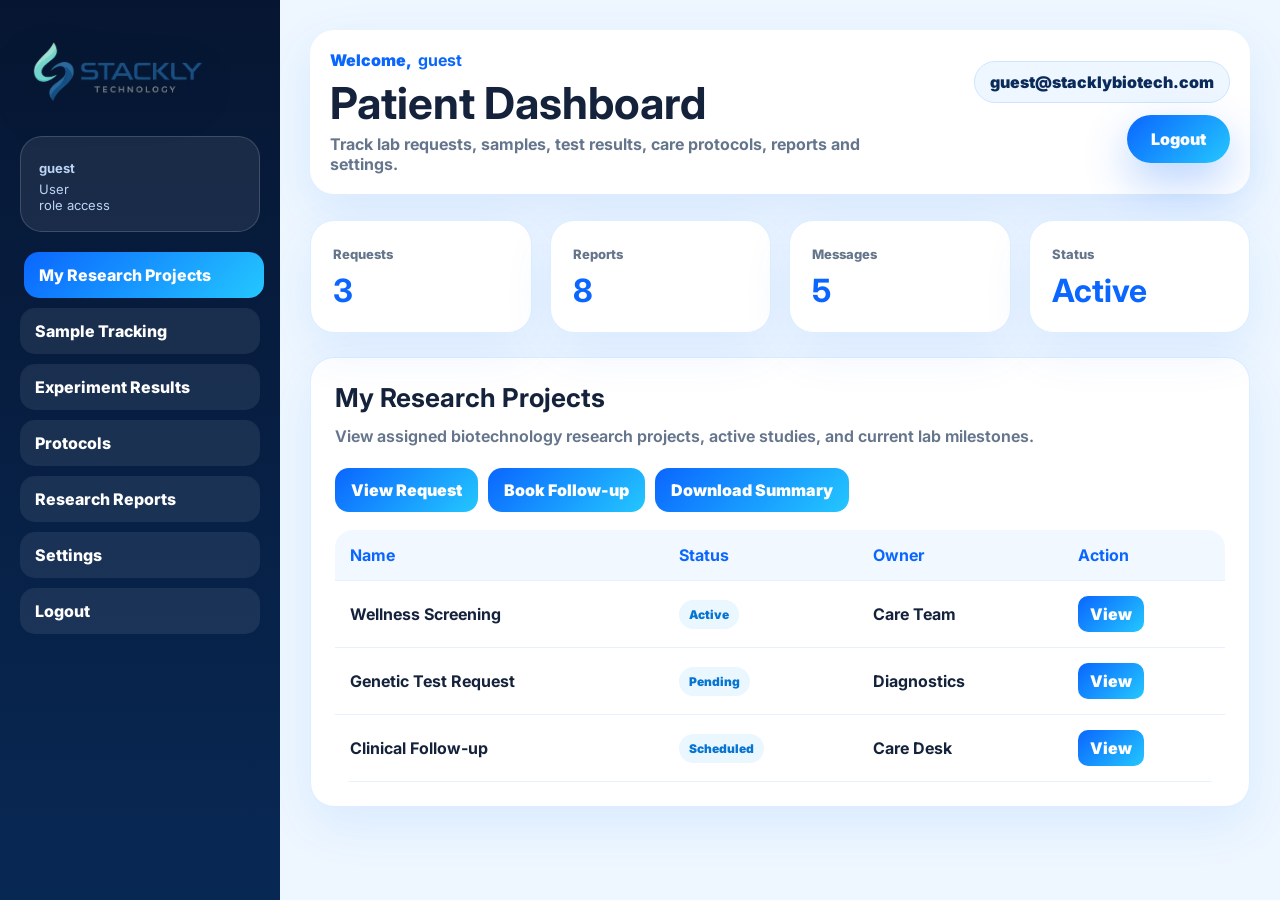
<file: patient-dashboard.html>
<!DOCTYPE html>
<html lang="en">
<head>
  <meta charset="UTF-8"><meta name="viewport" content="width=device-width, initial-scale=1.0">
  <title>Patient Dashboard | Stackly BioTech</title>
  <link rel="stylesheet" href="style.css">
</head>
<body class="dashboard-body">
  <header class="dashboard-mobile-header">
    <a href="index.html"><img src="assets/stackly-logo.webp" alt="Stackly BioTech"></a>
    <button type="button" class="dashboard-mobile-toggle" onclick="toggleDashboardMenu()" aria-label="Open dashboard menu">☰</button>
  </header>
  <div class="dashboard-shell">
    <aside class="dashboard-sidebar">
      <a href="index.html"><img class="dashboard-logo" src="assets/stackly-logo.webp" alt="Stackly BioTech"></a>
      <div class="dashboard-profile">
        <strong><span data-dashboard-name>User</span></strong>
        <span><span data-dashboard-role>Patient</span> role access</span>
      </div>
      <nav class="dashboard-menu">
        <button type="button" class="active" onclick="showDashPanel('projects', this)">My Research Projects</button>
<button type="button" class="" onclick="showDashPanel('samples', this)">Sample Tracking</button>
<button type="button" class="" onclick="showDashPanel('results', this)">Experiment Results</button>
<button type="button" class="" onclick="showDashPanel('protocols', this)">Protocols</button>
<button type="button" class="" onclick="showDashPanel('reports', this)">Research Reports</button>
<button type="button" class="" onclick="showDashPanel('settings', this)">Settings</button>
        <button type="button" onclick="dashboardLogout()">Logout</button>
      </nav>
    </aside>
    <main class="dashboard-main">
      <div class="dashboard-top">
        <div class="dashboard-user-title">
          <span class="dashboard-kicker">Welcome, <b data-dashboard-name>User</b></span>
          <h1>Patient Dashboard</h1>
          <p>Track lab requests, samples, test results, care protocols, reports and settings.</p>
        </div>
        <div class="dashboard-account">
          <span class="email-pill" data-dashboard-email>guest@stacklybiotech.com</span>
          <button class="primary-btn" onclick="dashboardLogout()">Logout</button>
        </div>
      </div>
      <div class="dashboard-grid"><div class="dashboard-stat"><span>Requests</span><strong>3</strong></div>
<div class="dashboard-stat"><span>Reports</span><strong>8</strong></div>
<div class="dashboard-stat"><span>Messages</span><strong>5</strong></div>
<div class="dashboard-stat"><span>Status</span><strong>Active</strong></div></div>
      <section id="projects" class="dashboard-panel active">
      <div class="dashboard-card">
        <h2>My Research Projects</h2>
        <p>View assigned biotechnology research projects, active studies, and current lab milestones.</p>
        <div class="dashboard-actions"><button type="button" onclick="open404()">View Request</button><button type="button" onclick="open404()">Book Follow-up</button><button type="button" onclick="open404()">Download Summary</button></div>
        <table class="dashboard-table"><thead><tr><th>Name</th><th>Status</th><th>Owner</th><th>Action</th></tr></thead><tbody><tr><td>Wellness Screening</td><td><span class="status-pill">Active</span></td><td>Care Team</td><td><button type="button" onclick="open404()">View</button></td></tr><tr><td>Genetic Test Request</td><td><span class="status-pill">Pending</span></td><td>Diagnostics</td><td><button type="button" onclick="open404()">View</button></td></tr><tr><td>Clinical Follow-up</td><td><span class="status-pill">Scheduled</span></td><td>Care Desk</td><td><button type="button" onclick="open404()">View</button></td></tr></tbody></table>
      </div>
    </section>
<section id="samples" class="dashboard-panel">
      <div class="dashboard-card">
        <h2>Sample Tracking</h2>
        <p>Track sample collection, lab intake, processing, and report delivery stages.</p>
        <div class="dashboard-actions"><button type="button" onclick="open404()">Track Sample</button><button type="button" onclick="open404()">View Timeline</button><button type="button" onclick="open404()">Contact Lab</button></div>
        <table class="dashboard-table"><thead><tr><th>Name</th><th>Status</th><th>Owner</th><th>Action</th></tr></thead><tbody><tr><td>PAT-2104</td><td><span class="status-pill">Received</span></td><td>Intake Desk</td><td><button type="button" onclick="open404()">View</button></td></tr><tr><td>PAT-2105</td><td><span class="status-pill">Testing</span></td><td>Clinical Lab</td><td><button type="button" onclick="open404()">View</button></td></tr><tr><td>PAT-2106</td><td><span class="status-pill">Report Ready</span></td><td>Diagnostics</td><td><button type="button" onclick="open404()">View</button></td></tr></tbody></table>
      </div>
    </section>
<section id="results" class="dashboard-panel">
      <div class="dashboard-card">
        <h2>Experiment Results</h2>
        <p>Open static result summaries and view report readiness status.</p>
        <div class="dashboard-actions"><button type="button" onclick="open404()">View Result</button><button type="button" onclick="open404()">Download Report</button><button type="button" onclick="open404()">Ask Question</button></div>
        <table class="dashboard-table"><thead><tr><th>Name</th><th>Status</th><th>Owner</th><th>Action</th></tr></thead><tbody><tr><td>Blood Panel</td><td><span class="status-pill">Ready</span></td><td>Clinical Lab</td><td><button type="button" onclick="open404()">View</button></td></tr><tr><td>PCR Test</td><td><span class="status-pill">Processing</span></td><td>Molecular Lab</td><td><button type="button" onclick="open404()">View</button></td></tr><tr><td>Genetic Screening</td><td><span class="status-pill">Review</span></td><td>Genomics</td><td><button type="button" onclick="open404()">View</button></td></tr></tbody></table>
      </div>
    </section>
<section id="protocols" class="dashboard-panel">
      <div class="dashboard-card">
        <h2>Protocols</h2>
        <p>Read patient instructions for sample collection, fasting, appointments, and report follow-up.</p>
        <div class="dashboard-actions"><button type="button" onclick="open404()">Open Instruction</button><button type="button" onclick="open404()">Print Guide</button><button type="button" onclick="open404()">Acknowledge</button></div>
        <table class="dashboard-table"><thead><tr><th>Name</th><th>Status</th><th>Owner</th><th>Action</th></tr></thead><tbody><tr><td>Fasting Guide</td><td><span class="status-pill">Available</span></td><td>Care Desk</td><td><button type="button" onclick="open404()">View</button></td></tr><tr><td>Sample Collection</td><td><span class="status-pill">Available</span></td><td>Lab Intake</td><td><button type="button" onclick="open404()">View</button></td></tr><tr><td>Follow-up Steps</td><td><span class="status-pill">Updated</span></td><td>Care Team</td><td><button type="button" onclick="open404()">View</button></td></tr></tbody></table>
      </div>
    </section>
<section id="reports" class="dashboard-panel">
      <div class="dashboard-card">
        <h2>Research Reports</h2>
        <p>Access static health report cards, test history, and upcoming review notes.</p>
        <div class="dashboard-actions"><button type="button" onclick="open404()">Download PDF</button><button type="button" onclick="open404()">Email Report</button><button type="button" onclick="open404()">Print</button></div>
        <table class="dashboard-table"><thead><tr><th>Name</th><th>Status</th><th>Owner</th><th>Action</th></tr></thead><tbody><tr><td>Annual Report</td><td><span class="status-pill">Ready</span></td><td>Diagnostics</td><td><button type="button" onclick="open404()">View</button></td></tr><tr><td>Lab History</td><td><span class="status-pill">Available</span></td><td>System</td><td><button type="button" onclick="open404()">View</button></td></tr><tr><td>Doctor Review</td><td><span class="status-pill">Scheduled</span></td><td>Care Team</td><td><button type="button" onclick="open404()">View</button></td></tr></tbody></table>
      </div>
    </section>
<section id="settings" class="dashboard-panel">
      <div class="dashboard-card">
        <h2>Settings</h2>
        <p>Update patient profile preferences, contact details, and notification choices.</p>
        <div class="dashboard-actions"><button type="button" onclick="open404()">Save Details</button><button type="button" onclick="open404()">Update Password</button><button type="button" onclick="open404()">Notification Settings</button></div>
        <table class="dashboard-table"><thead><tr><th>Name</th><th>Status</th><th>Owner</th><th>Action</th></tr></thead><tbody><tr><td>Profile</td><td><span class="status-pill">Active</span></td><td>You</td><td><button type="button" onclick="open404()">View</button></td></tr><tr><td>SMS Alerts</td><td><span class="status-pill">On</span></td><td>System</td><td><button type="button" onclick="open404()">View</button></td></tr><tr><td>Email Updates</td><td><span class="status-pill">On</span></td><td>System</td><td><button type="button" onclick="open404()">View</button></td></tr></tbody></table>
      </div>
    </section>
    </main>
  </div>
  <script src="script.js"></script>
</body>
</html>
</file>
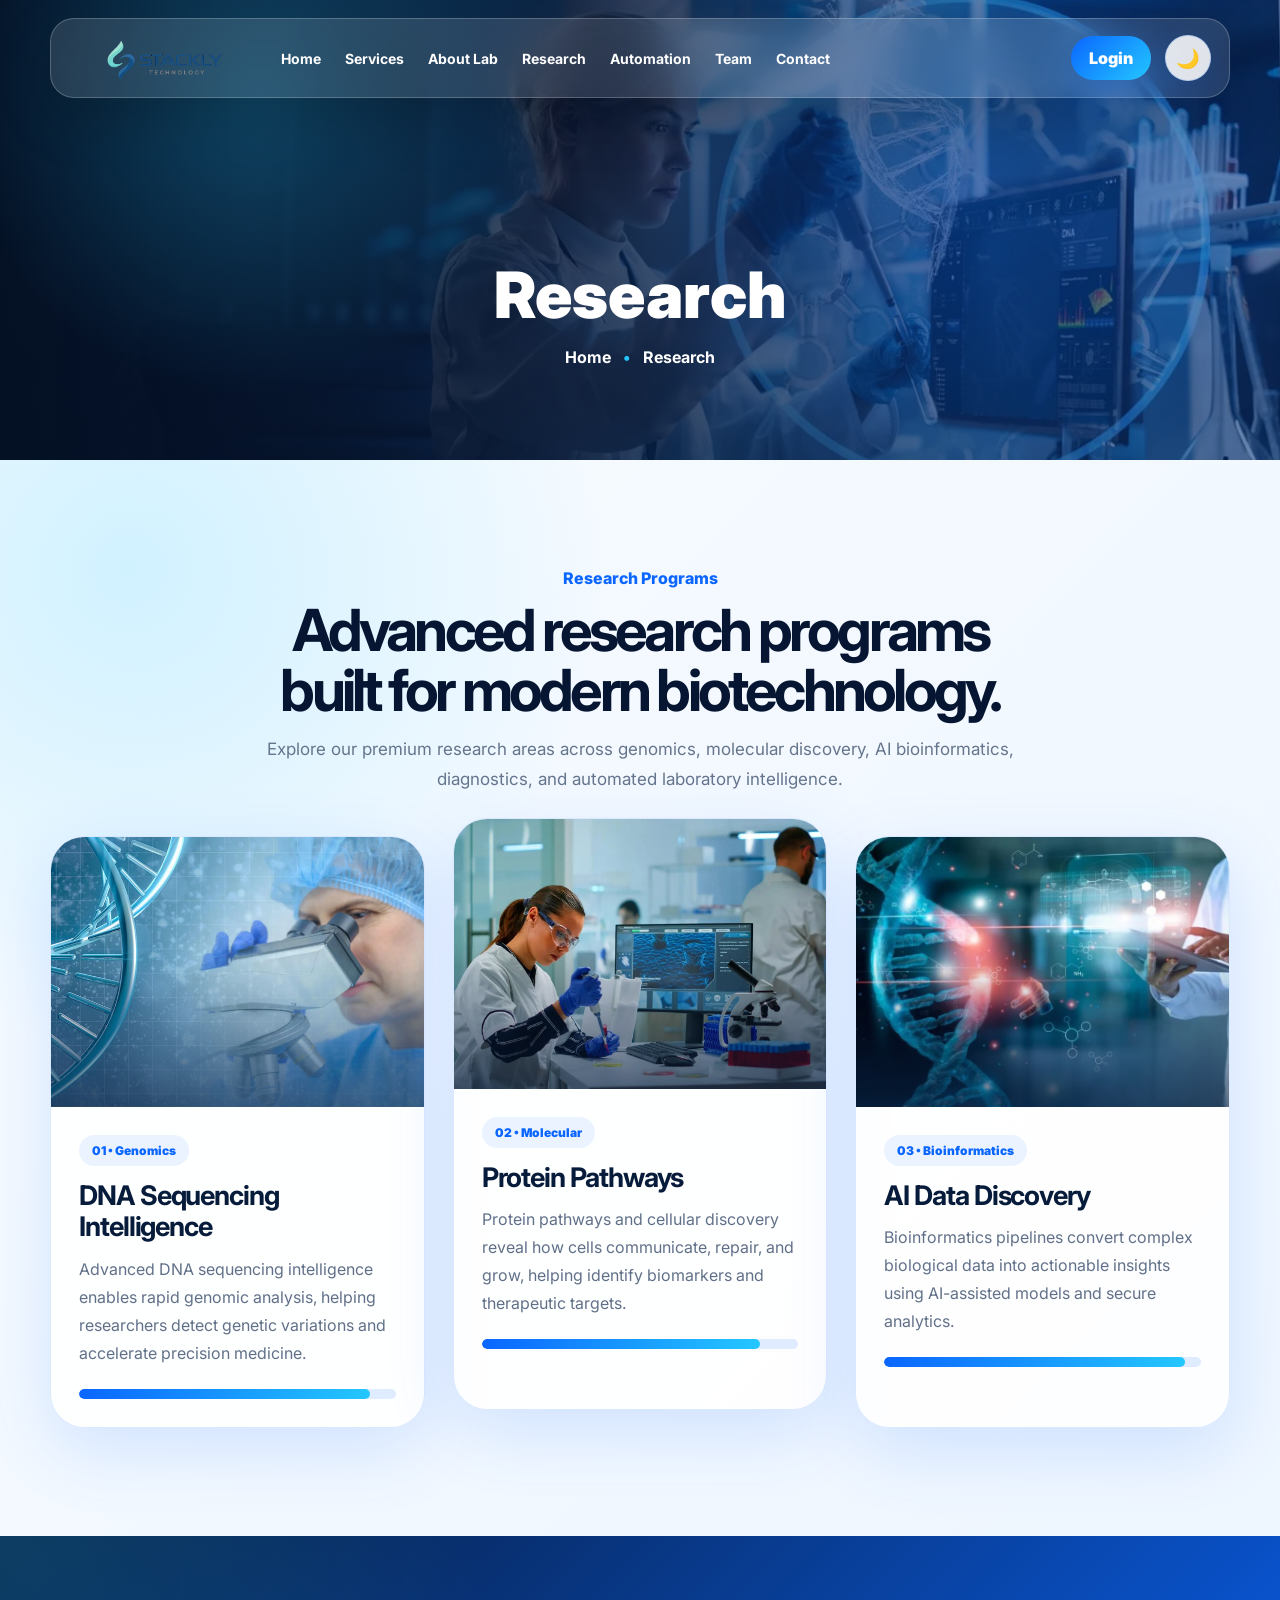
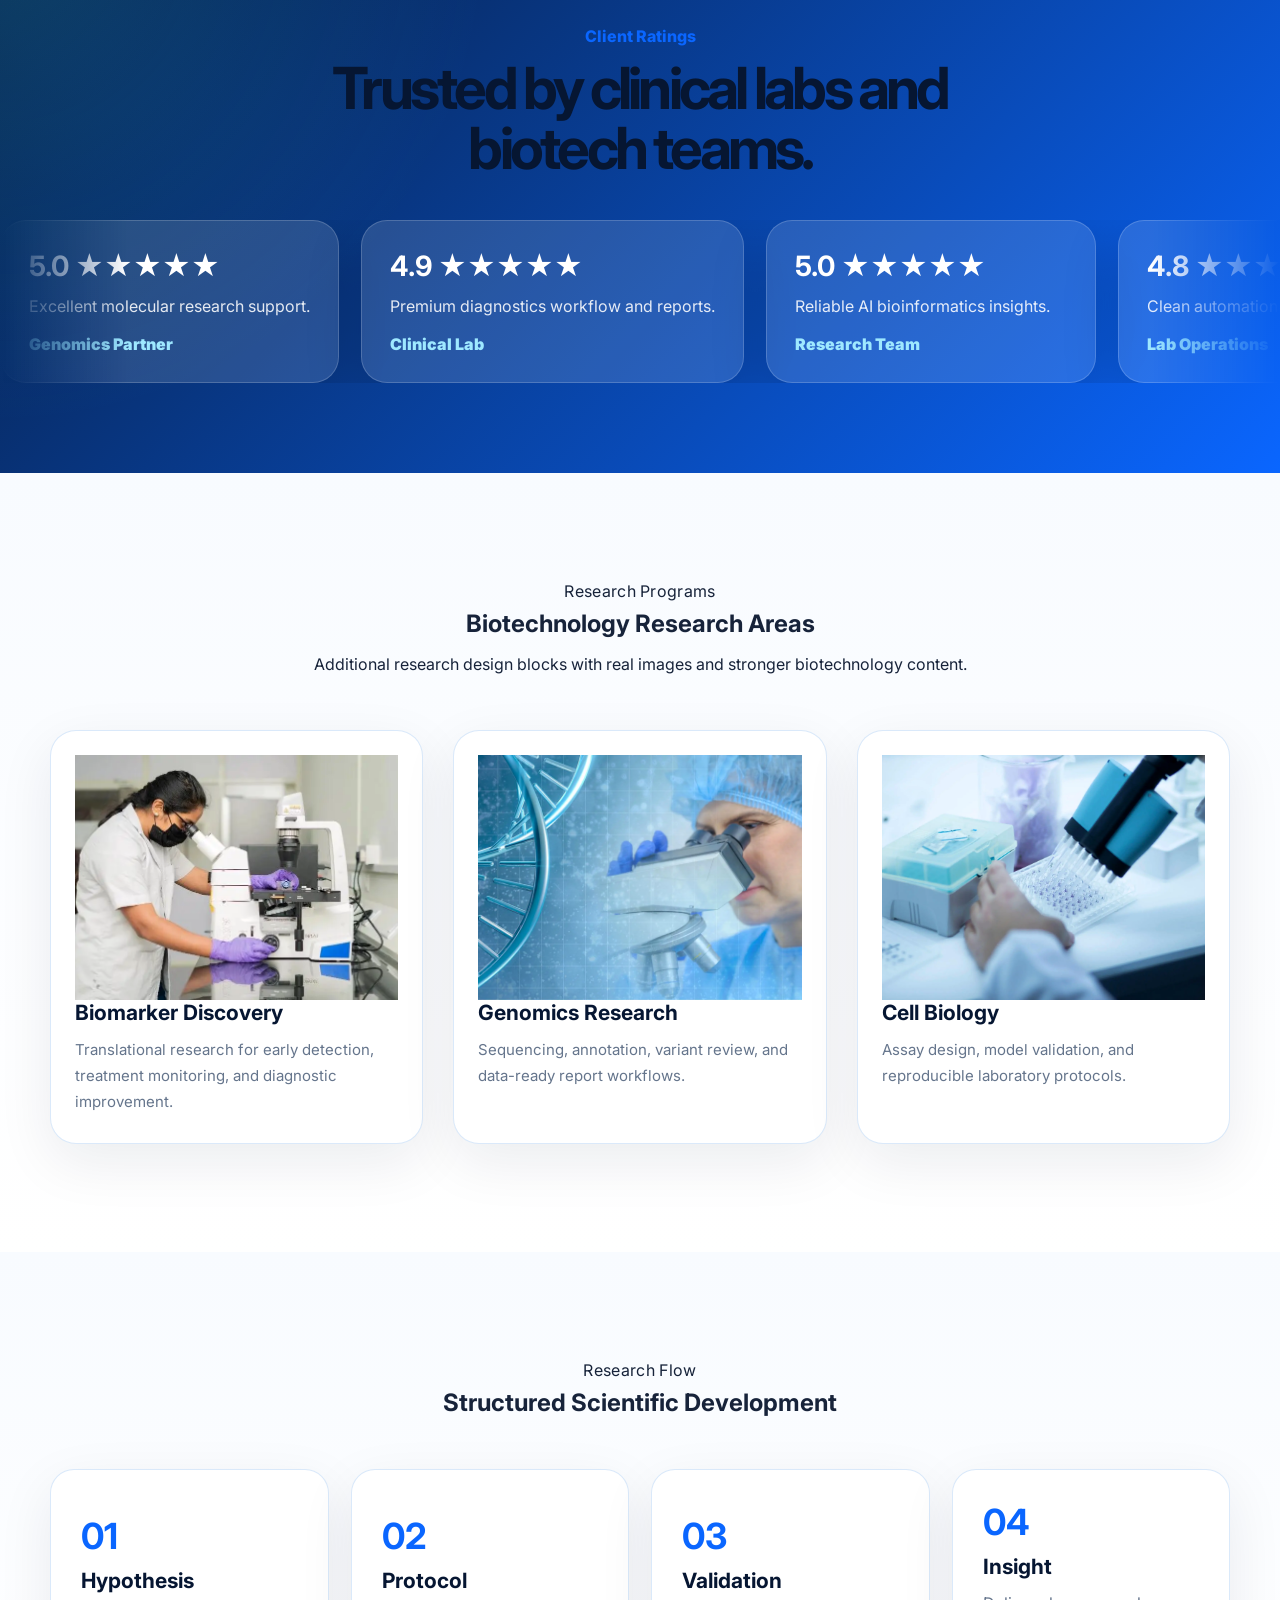
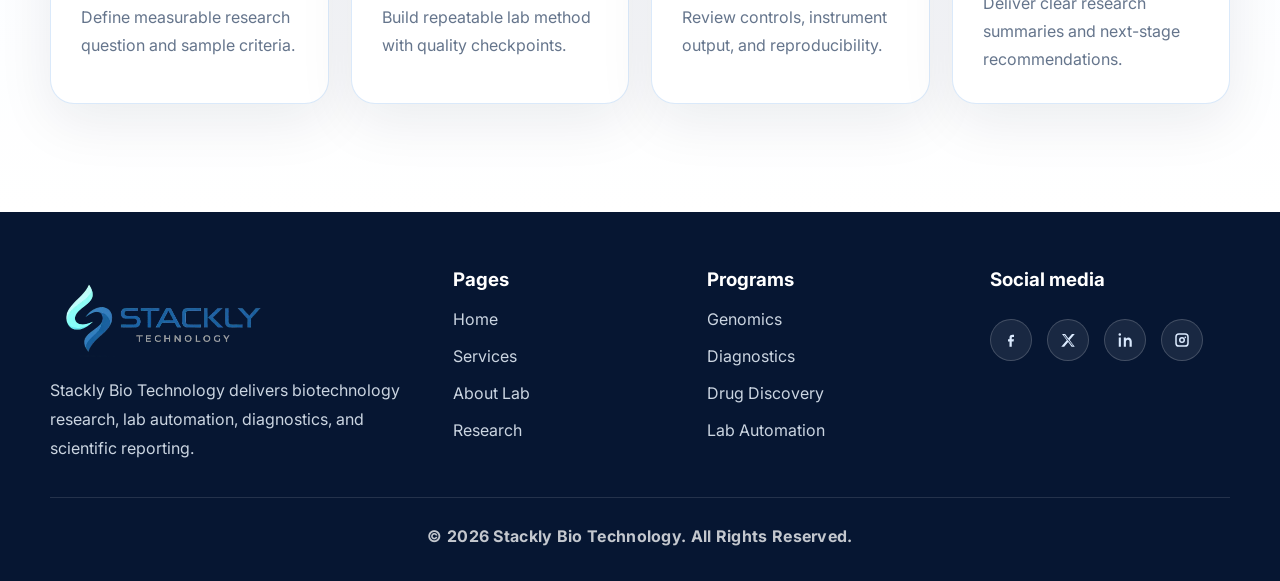
<file: research.html>
<!DOCTYPE html>
<html lang="en">
<head>
  <meta charset="UTF-8" />
  <meta name="viewport" content="width=device-width, initial-scale=1.0" />
  <title>Stackly BioTech | Research</title>
  <meta name="description" content="Premium biotechnology laboratory website using HTML, CSS and JavaScript." />
  <link rel="stylesheet" href="style.css" />
</head>
<body>
  <div id="scrollProgress"></div>
  <div id="cursorGlow" class="cursor-glow"></div>

  <div id="loader" class="loader">
    <div class="loader-card">
      <img src="assets/stackly-logo.webp" alt="Stackly BioTechnology Logo" class="loader-logo stackly-logo">
      <div class="loader-track"><span></span></div>
      <p>Loading premium biotechnology research experience...</p>
    </div>
  </div>

  <main id="website" class="page active">
    <section class="header-section inner-page-hero">
      <img src="assets/hero-lab.webp" alt="Research biotechnology laboratory background" class="header-bg parallax-img">
      <div class="header-overlay"></div>
      <div class="header-mesh"></div>
      <header class="header" id="mainHeader">
        <a href="index.html" class="brand stackly-home" aria-label="Stackly BioTech home">
          <img src="assets/stackly-logo.webp" alt="Stackly BioTechnology Logo" class="brand-logo stackly-logo">
        </a>

        <nav id="nav" class="nav" aria-label="Main navigation">
          <a href="index.html">Home</a>
          <a href="services.html">Services</a>
          <a href="about-lab.html">About Lab</a>
          <a href="research.html">Research</a>
          <a href="automation.html">Automation</a>
          <a href="team.html">Team</a>
          <a href="contact.html">Contact</a>
        
          <button class="mobile-login-link login-link" type="button" onclick="openAuthModal('login')">Login</button></nav>

        <button class="primary-btn header-btn" type="button" onclick="openAuthModal('login')">Login</button>
        <button id="themeToggle" class="theme-toggle" type="button" aria-label="Toggle dark mode">🌙</button>
        <button class="menu-btn" type="button" onclick="toggleMenu()" aria-label="Toggle menu" aria-expanded="false">☰</button>
      </header>
      <div class="container inner-hero-content reveal">
        <h1>Research</h1>
        <p><a href="index.html">Home</a> <span>•</span> Research</p>
      </div>
    </section>
<section id="research" class="section research-programs">
  <div class="container">
    <div class="section-head center reveal">
      <span class="eyebrow"><span class="dot"></span> Research Programs</span>
      <h2>Advanced research programs built for modern biotechnology.</h2>
      <p>
        Explore our premium research areas across genomics, molecular discovery,
        AI bioinformatics, diagnostics, and automated laboratory intelligence.
      </p>
    </div>

    <div class="research-premium-grid">
      <article class="research-premium-card reveal">
        <div class="research-image">
          <img src="assets/genomics.webp" alt="Genomics research">
        </div>
        <div class="research-content">
          <span>01 • Genomics</span>
          <h3>DNA Sequencing Intelligence</h3>
          <p>Advanced DNA sequencing intelligence enables rapid genomic analysis, helping researchers detect genetic variations and accelerate precision medicine.</p>
          <div class="research-bar"><b style="--w:92%"></b></div>
        </div>
      </article>

      <article class="research-premium-card reveal featured">
        <div class="research-image">
          <img src="assets/molecular.webp" alt="Molecular biology research">
        </div>
        <div class="research-content">
          <span>02 • Molecular</span>
          <h3>Protein Pathways</h3>
          <p>Protein pathways and cellular discovery reveal how cells communicate, repair, and grow, helping identify biomarkers and therapeutic targets.</p>
          <div class="research-bar"><b style="--w:88%"></b></div>
        </div>
      </article>

      <article class="research-premium-card reveal">
        <div class="research-image">
          <img src="assets/bioinformatics.webp" alt="Bioinformatics platform">
        </div>
        <div class="research-content">
          <span>03 • Bioinformatics</span>
          <h3>AI Data Discovery</h3>
          <p>Bioinformatics pipelines convert complex biological data into actionable insights using AI-assisted models and secure analytics.</p>
          <div class="research-bar"><b style="--w:95%"></b></div>
        </div>
      </article>
    </div>
  </div>
</section>


    <section id="ratings" class="rating-marquee-section">
  <div class="container">
    <div class="section-head center reveal">
      <span class="eyebrow"><span class="dot"></span> Client Ratings</span>
      <h2>Trusted by clinical labs and biotech teams.</h2>
    </div>
  </div>

  <div class="rating-marquee">
    <div class="rating-track">
      <div class="rating-card"><h3>5.0 ★★★★★</h3><p>Excellent molecular research support.</p><span>Genomics Partner</span></div>
      <div class="rating-card"><h3>4.9 ★★★★★</h3><p>Premium diagnostics workflow and reports.</p><span>Clinical Lab</span></div>
      <div class="rating-card"><h3>5.0 ★★★★★</h3><p>Reliable AI bioinformatics insights.</p><span>Research Team</span></div>
      <div class="rating-card"><h3>4.8 ★★★★★</h3><p>Clean automation and sample tracking.</p><span>Lab Operations</span></div>
      <div class="rating-card"><h3>5.0 ★★★★★</h3><p>Beautiful biotech research experience.</p><span>Healthcare Partner</span></div>
      <div class="rating-card"><h3>4.9 ★★★★★</h3><p>Fast reporting and secure analytics.</p><span>Diagnostics Team</span></div>

      <div class="rating-card"><h3>5.0 ★★★★★</h3><p>Excellent molecular research support.</p><span>Genomics Partner</span></div>
      <div class="rating-card"><h3>4.9 ★★★★★</h3><p>Premium diagnostics workflow and reports.</p><span>Clinical Lab</span></div>
      <div class="rating-card"><h3>5.0 ★★★★★</h3><p>Reliable AI bioinformatics insights.</p><span>Research Team</span></div>
      <div class="rating-card"><h3>4.8 ★★★★★</h3><p>Clean automation and sample tracking.</p><span>Lab Operations</span></div>
      <div class="rating-card"><h3>5.0 ★★★★★</h3><p>Beautiful biotech research experience.</p><span>Healthcare Partner</span></div>
      <div class="rating-card"><h3>4.9 ★★★★★</h3><p>Fast reporting and secure analytics.</p><span>Diagnostics Team</span></div>
    </div>
  </div>
</section>


    

<section class="section image-design-section">
  <div class="container">
    <div class="section-title reveal"><span>Research Programs</span><h2>Biotechnology Research Areas</h2><p>Additional research design blocks with real images and stronger biotechnology content.</p></div>
    <div class="research-feature-grid">
      <article class="research-photo-card reveal"><img src="assets/laboratory-1.webp" alt="Disease biomarker discovery"><h3>Biomarker Discovery</h3><p>Translational research for early detection, treatment monitoring, and diagnostic improvement.</p></article>
      <article class="research-photo-card reveal"><img src="assets/genomics.webp" alt="Genomics research"><h3>Genomics Research</h3><p>Sequencing, annotation, variant review, and data-ready report workflows.</p></article>
      <article class="research-photo-card reveal"><img src="assets/laboratory-3.webp" alt="Cell biology research"><h3>Cell Biology</h3><p>Assay design, model validation, and reproducible laboratory protocols.</p></article>
    </div>
  </div>
</section>
<section class="section timeline-section">
  <div class="container">
    <div class="section-title reveal"><span>Research Flow</span><h2>Structured Scientific Development</h2></div>
    <div class="timeline-grid">
      <div><strong>01</strong><h3>Hypothesis</h3><p>Define measurable research question and sample criteria.</p></div>
      <div><strong>02</strong><h3>Protocol</h3><p>Build repeatable lab method with quality checkpoints.</p></div>
      <div><strong>03</strong><h3>Validation</h3><p>Review controls, instrument output, and reproducibility.</p></div>
      <div><strong>04</strong><h3>Insight</h3><p>Deliver clear research summaries and next-stage recommendations.</p></div>
    </div>
  </div>
</section>

<footer class="footer">
      <div class="container footer-grid">
        <div class="footer-brand">
          <img src="assets/stackly-logo.webp" alt="Stackly BioTechnology Logo" class="footer-logo stackly-logo">
          <p>Stackly Bio Technology delivers biotechnology research, lab automation, diagnostics, and scientific reporting.</p>
        </div>

        <div class="footer-col">
          <h3>Pages</h3>
          <a href="index.html">Home</a>
          <a href="services.html">Services</a>
          <a href="about-lab.html">About Lab</a>
          <a href="research.html">Research</a>
        </div>

        <div class="footer-col">
          <h3>Programs</h3>
          <a href="services.html">Genomics</a>
          <a href="services.html">Diagnostics</a>
          <a href="services.html">Drug Discovery</a>
          <a href="automation.html">Lab Automation</a>
        </div>

        <div class="footer-col">
          <h3>Social media</h3>
          <button class="mono-social-icon" type="button" onclick="window.location.href='404.html'" aria-label="Facebook">
            <svg viewBox="0 0 24 24" aria-hidden="true"><path d="M14 8h2V5h-2c-2.8 0-4 1.7-4 4v2H8v3h2v7h3v-7h2.4l.6-3h-3V9c0-.7.3-1 1-1z"/></svg>
          </button>
          <button class="mono-social-icon" type="button" onclick="window.location.href='404.html'" aria-label="Twitter X">
            <svg viewBox="0 0 24 24" aria-hidden="true"><path d="M4 4h4.2l4.2 5.7L17.3 4H21l-6.8 7.9L21 21h-4.2l-4.6-6.2L6.9 21H3l7.4-8.7L4 4zm2.2 1.7 11.4 13.6h1.2L7.4 5.7H6.2z"/></svg>
          </button>
          <button class="mono-social-icon" type="button" onclick="window.location.href='404.html'" aria-label="LinkedIn">
            <svg viewBox="0 0 24 24" aria-hidden="true"><path d="M6.5 8.8H3.7V21h2.8V8.8zM5.1 3A1.7 1.7 0 1 0 5 6.4 1.7 1.7 0 0 0 5.1 3zM21 14.1c0-3.3-1.8-5.5-4.6-5.5-1.8 0-2.8 1-3.2 1.8V8.8h-2.8V21h2.8v-6.3c0-1.7.8-3.1 2.5-3.1 1.6 0 2.4 1.1 2.4 3V21H21v-6.9z"/></svg>
          </button>
          <button class="mono-social-icon" type="button" onclick="window.location.href='404.html'" aria-label="Instagram">
            <svg viewBox="0 0 24 24" aria-hidden="true"><path d="M7.8 3h8.4A4.8 4.8 0 0 1 21 7.8v8.4a4.8 4.8 0 0 1-4.8 4.8H7.8A4.8 4.8 0 0 1 3 16.2V7.8A4.8 4.8 0 0 1 7.8 3zm0 2A2.8 2.8 0 0 0 5 7.8v8.4A2.8 2.8 0 0 0 7.8 19h8.4a2.8 2.8 0 0 0 2.8-2.8V7.8A2.8 2.8 0 0 0 16.2 5H7.8zm4.2 3a4 4 0 1 1 0 8 4 4 0 0 1 0-8zm0 2a2 2 0 1 0 0 4 2 2 0 0 0 0-4zm4.4-2.7a1.1 1.1 0 1 1 0 2.2 1.1 1.1 0 0 1 0-2.2z"/></svg>
          </button>
        </div>
      </div>

      <div class="container footer-bottom">
        <p>© 2026 Stackly Bio Technology. All Rights Reserved.</p>
      </div>
    </footer>
  
    <div class="auth-modal" id="authModal" aria-hidden="true">
      <div class="auth-backdrop" onclick="closeAuthModal()"></div>
      <div class="auth-modal-card" role="dialog" aria-modal="true" aria-labelledby="authTitle">
        <button class="auth-close" type="button" onclick="closeAuthModal()" aria-label="Close form">×</button>

        <form id="loginForm" class="auth-panel active" novalidate>
          <span class="auth-kicker">Secure Access</span>
          <h2 id="authTitle">Login to Stackly BioTech</h2>
          <p>Enter your details and choose your role to open the correct dashboard.</p>

          <div class="custom-select" data-placeholder="Select Role">
            <button type="button" class="custom-select-btn">Select Role</button>
            <div class="custom-select-menu">
              <button type="button" data-value="admin">Admin</button>
              <button type="button" data-value="researcher">Researcher</button>
              <button type="button" data-value="patient">Patient</button>
            </div>
            <input type="hidden" name="loginRole" required>
          </div>
          <input type="email" name="loginEmail" placeholder="Email Address" autocomplete="email" required>
          <input type="password" name="loginPassword" placeholder="Password" minlength="6" autocomplete="current-password" required>

          <button class="primary-btn auth-submit" type="submit">Login</button>
          <a class="forgot-link" href="404.html">Forgot Password?</a>

          <p class="auth-switch">New user? <button type="button" onclick="switchAuth('signup')">Sign up</button></p>

          <div class="social-login">
            <span>or continue with</span>
            <button type="button" onclick="open404()" aria-label="Continue with Google">G</button>
            <button type="button" onclick="open404()" aria-label="Continue with LinkedIn">in</button>
            <button type="button" onclick="open404()" aria-label="Continue with Facebook">f</button>
          </div>
        </form>

        <form id="signupForm" class="auth-panel" novalidate>
          <span class="auth-kicker">Create Account</span>
          <h2>Sign up to Stackly BioTech</h2>
          <p>Create your account, then continue from the login form.</p>

          <div class="custom-select" data-placeholder="Select Role">
            <button type="button" class="custom-select-btn">Select Role</button>
            <div class="custom-select-menu">
              <button type="button" data-value="admin">Admin</button>
              <button type="button" data-value="researcher">Researcher</button>
              <button type="button" data-value="patient">Patient</button>
            </div>
            <input type="hidden" name="signupRole" required>
          </div>
          <input type="email" name="signupEmail" placeholder="Email Address" autocomplete="email" required>
          <input id="signupPassword" type="password" name="signupPassword" placeholder="Password" minlength="6" autocomplete="new-password" required>
          <input id="confirmPassword" type="password" name="confirmPassword" placeholder="Confirm Password" minlength="6" autocomplete="new-password" required>

          <button class="primary-btn auth-submit" type="submit">Submit</button>
          <p class="auth-switch">Already have an account? <button type="button" onclick="switchAuth('login')">Back to login</button></p>

          <div class="social-login">
            <span>or continue with</span>
            <button type="button" onclick="open404()" aria-label="Continue with Google">G</button>
            <button type="button" onclick="open404()" aria-label="Continue with LinkedIn">in</button>
            <button type="button" onclick="open404()" aria-label="Continue with Facebook">f</button>
          </div>
        </form>
      </div>
    </div>

  </main>
  <script src="script.js"></script>
</body>
</html>
</file>
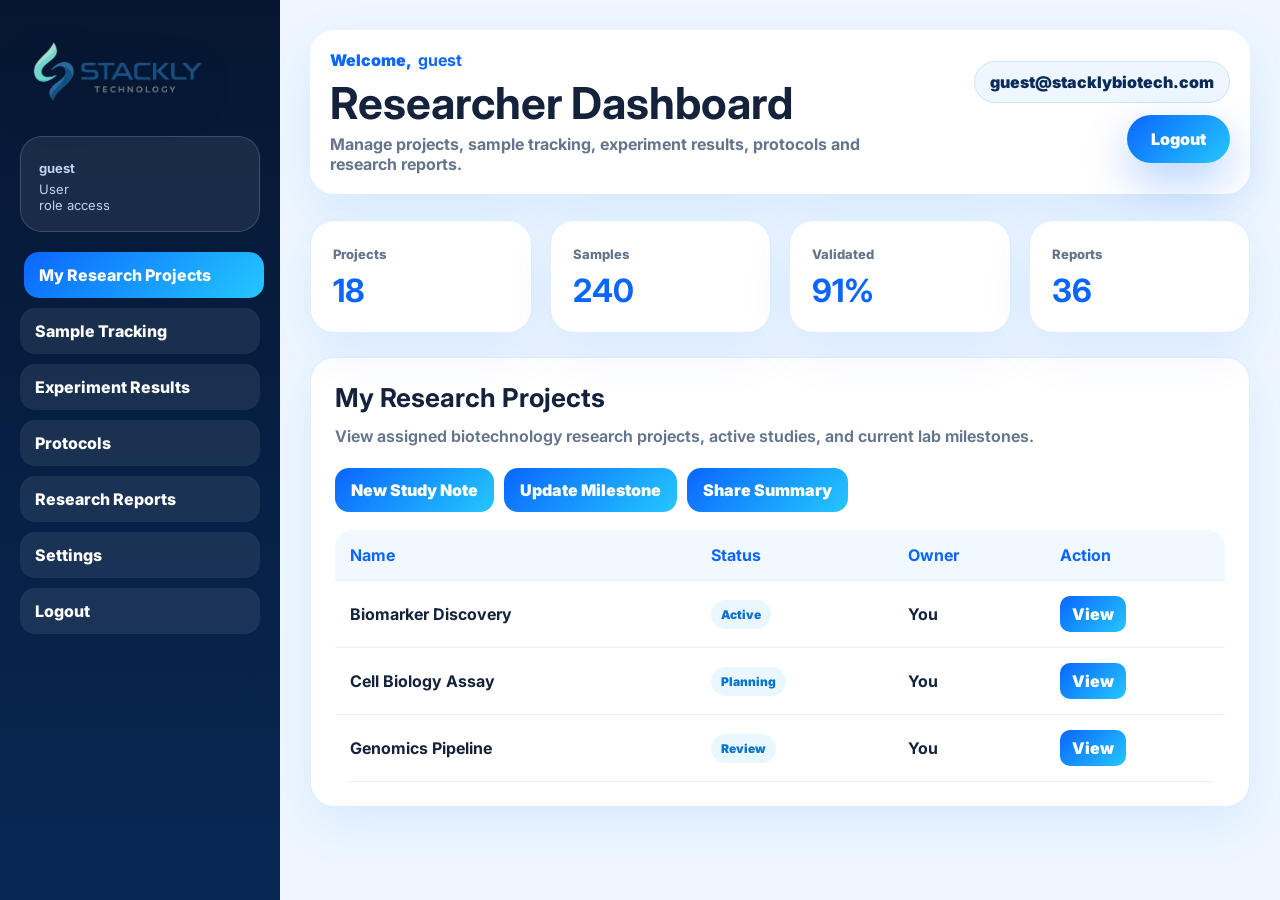
<file: researcher-dashboard.html>
<!DOCTYPE html>
<html lang="en">
<head>
  <meta charset="UTF-8"><meta name="viewport" content="width=device-width, initial-scale=1.0">
  <title>Researcher Dashboard | Stackly BioTech</title>
  <link rel="stylesheet" href="style.css">
</head>
<body class="dashboard-body">
  <header class="dashboard-mobile-header">
    <a href="index.html"><img src="assets/stackly-logo.webp" alt="Stackly BioTech"></a>
    <button type="button" class="dashboard-mobile-toggle" onclick="toggleDashboardMenu()" aria-label="Open dashboard menu">☰</button>
  </header>
  <div class="dashboard-shell">
    <aside class="dashboard-sidebar">
      <a href="index.html"><img class="dashboard-logo" src="assets/stackly-logo.webp" alt="Stackly BioTech"></a>
      <div class="dashboard-profile">
        <strong><span data-dashboard-name>User</span></strong>
        <span><span data-dashboard-role>Researcher</span> role access</span>
      </div>
      <nav class="dashboard-menu">
        <button type="button" class="active" onclick="showDashPanel('projects', this)">My Research Projects</button>
<button type="button" class="" onclick="showDashPanel('samples', this)">Sample Tracking</button>
<button type="button" class="" onclick="showDashPanel('results', this)">Experiment Results</button>
<button type="button" class="" onclick="showDashPanel('protocols', this)">Protocols</button>
<button type="button" class="" onclick="showDashPanel('reports', this)">Research Reports</button>
<button type="button" class="" onclick="showDashPanel('settings', this)">Settings</button>
        <button type="button" onclick="dashboardLogout()">Logout</button>
      </nav>
    </aside>
    <main class="dashboard-main">
      <div class="dashboard-top">
        <div class="dashboard-user-title">
          <span class="dashboard-kicker">Welcome, <b data-dashboard-name>User</b></span>
          <h1>Researcher Dashboard</h1>
          <p>Manage projects, sample tracking, experiment results, protocols and research reports.</p>
        </div>
        <div class="dashboard-account">
          <span class="email-pill" data-dashboard-email>guest@stacklybiotech.com</span>
          <button class="primary-btn" onclick="dashboardLogout()">Logout</button>
        </div>
      </div>
      <div class="dashboard-grid"><div class="dashboard-stat"><span>Projects</span><strong>18</strong></div>
<div class="dashboard-stat"><span>Samples</span><strong>240</strong></div>
<div class="dashboard-stat"><span>Validated</span><strong>91%</strong></div>
<div class="dashboard-stat"><span>Reports</span><strong>36</strong></div></div>
      <section id="projects" class="dashboard-panel active">
      <div class="dashboard-card">
        <h2>My Research Projects</h2>
        <p>View assigned biotechnology research projects, active studies, and current lab milestones.</p>
        <div class="dashboard-actions"><button type="button" onclick="open404()">New Study Note</button><button type="button" onclick="open404()">Update Milestone</button><button type="button" onclick="open404()">Share Summary</button></div>
        <table class="dashboard-table"><thead><tr><th>Name</th><th>Status</th><th>Owner</th><th>Action</th></tr></thead><tbody><tr><td>Biomarker Discovery</td><td><span class="status-pill">Active</span></td><td>You</td><td><button type="button" onclick="open404()">View</button></td></tr><tr><td>Cell Biology Assay</td><td><span class="status-pill">Planning</span></td><td>You</td><td><button type="button" onclick="open404()">View</button></td></tr><tr><td>Genomics Pipeline</td><td><span class="status-pill">Review</span></td><td>You</td><td><button type="button" onclick="open404()">View</button></td></tr></tbody></table>
      </div>
    </section>
<section id="samples" class="dashboard-panel">
      <div class="dashboard-card">
        <h2>Sample Tracking</h2>
        <p>Static tracking board for sample intake, barcode status, processing stage, and handoff notes.</p>
        <div class="dashboard-actions"><button type="button" onclick="open404()">Scan Sample</button><button type="button" onclick="open404()">Mark Received</button><button type="button" onclick="open404()">Quality Check</button></div>
        <table class="dashboard-table"><thead><tr><th>Name</th><th>Status</th><th>Owner</th><th>Action</th></tr></thead><tbody><tr><td>SMP-1024</td><td><span class="status-pill">Processing</span></td><td>Molecular Lab</td><td><button type="button" onclick="open404()">View</button></td></tr><tr><td>SMP-1031</td><td><span class="status-pill">Sequencing</span></td><td>Genomics</td><td><button type="button" onclick="open404()">View</button></td></tr><tr><td>SMP-1042</td><td><span class="status-pill">Report Stage</span></td><td>Clinical Team</td><td><button type="button" onclick="open404()">View</button></td></tr></tbody></table>
      </div>
    </section>
<section id="results" class="dashboard-panel">
      <div class="dashboard-card">
        <h2>Experiment Results</h2>
        <p>Review experiment observations, validation status, and repeat-test indicators.</p>
        <div class="dashboard-actions"><button type="button" onclick="open404()">Add Result</button><button type="button" onclick="open404()">Validate</button><button type="button" onclick="open404()">Flag Review</button></div>
        <table class="dashboard-table"><thead><tr><th>Name</th><th>Status</th><th>Owner</th><th>Action</th></tr></thead><tbody><tr><td>PCR Cycle Test</td><td><span class="status-pill">Validated</span></td><td>You</td><td><button type="button" onclick="open404()">View</button></td></tr><tr><td>Protein Assay</td><td><span class="status-pill">Review</span></td><td>QA Lead</td><td><button type="button" onclick="open404()">View</button></td></tr><tr><td>Microscopy Batch</td><td><span class="status-pill">Completed</span></td><td>You</td><td><button type="button" onclick="open404()">View</button></td></tr></tbody></table>
      </div>
    </section>
<section id="protocols" class="dashboard-panel">
      <div class="dashboard-card">
        <h2>Protocols</h2>
        <p>Access static protocol cards for sample preparation, assay setup, and reporting workflow.</p>
        <div class="dashboard-actions"><button type="button" onclick="open404()">Open SOP</button><button type="button" onclick="open404()">Create Protocol</button><button type="button" onclick="open404()">Send For Review</button></div>
        <table class="dashboard-table"><thead><tr><th>Name</th><th>Status</th><th>Owner</th><th>Action</th></tr></thead><tbody><tr><td>DNA Extraction SOP</td><td><span class="status-pill">Approved</span></td><td>QA</td><td><button type="button" onclick="open404()">View</button></td></tr><tr><td>ELISA Workflow</td><td><span class="status-pill">Draft</span></td><td>You</td><td><button type="button" onclick="open404()">View</button></td></tr><tr><td>Sequencing Prep</td><td><span class="status-pill">Active</span></td><td>Genomics</td><td><button type="button" onclick="open404()">View</button></td></tr></tbody></table>
      </div>
    </section>
<section id="reports" class="dashboard-panel">
      <div class="dashboard-card">
        <h2>Research Reports</h2>
        <p>Prepare research summaries, experiment notes, and project-ready report packages.</p>
        <div class="dashboard-actions"><button type="button" onclick="open404()">Draft Report</button><button type="button" onclick="open404()">Download PDF</button><button type="button" onclick="open404()">Submit Review</button></div>
        <table class="dashboard-table"><thead><tr><th>Name</th><th>Status</th><th>Owner</th><th>Action</th></tr></thead><tbody><tr><td>Q1 Research Summary</td><td><span class="status-pill">Draft</span></td><td>You</td><td><button type="button" onclick="open404()">View</button></td></tr><tr><td>Assay Validation</td><td><span class="status-pill">Submitted</span></td><td>QA</td><td><button type="button" onclick="open404()">View</button></td></tr><tr><td>Automation Notes</td><td><span class="status-pill">Ready</span></td><td>You</td><td><button type="button" onclick="open404()">View</button></td></tr></tbody></table>
      </div>
    </section>
<section id="settings" class="dashboard-panel">
      <div class="dashboard-card">
        <h2>Settings</h2>
        <p>Update researcher profile, notification preferences, and dashboard display options.</p>
        <div class="dashboard-actions"><button type="button" onclick="open404()">Save Profile</button><button type="button" onclick="open404()">Update Password</button><button type="button" onclick="open404()">Notification Settings</button></div>
        <table class="dashboard-table"><thead><tr><th>Name</th><th>Status</th><th>Owner</th><th>Action</th></tr></thead><tbody><tr><td>Profile</td><td><span class="status-pill">Active</span></td><td>You</td><td><button type="button" onclick="open404()">View</button></td></tr><tr><td>Lab Alerts</td><td><span class="status-pill">On</span></td><td>System</td><td><button type="button" onclick="open404()">View</button></td></tr><tr><td>Access</td><td><span class="status-pill">Researcher</span></td><td>Admin</td><td><button type="button" onclick="open404()">View</button></td></tr></tbody></table>
      </div>
    </section>
    </main>
  </div>
  <script src="script.js"></script>
</body>
</html>
</file>
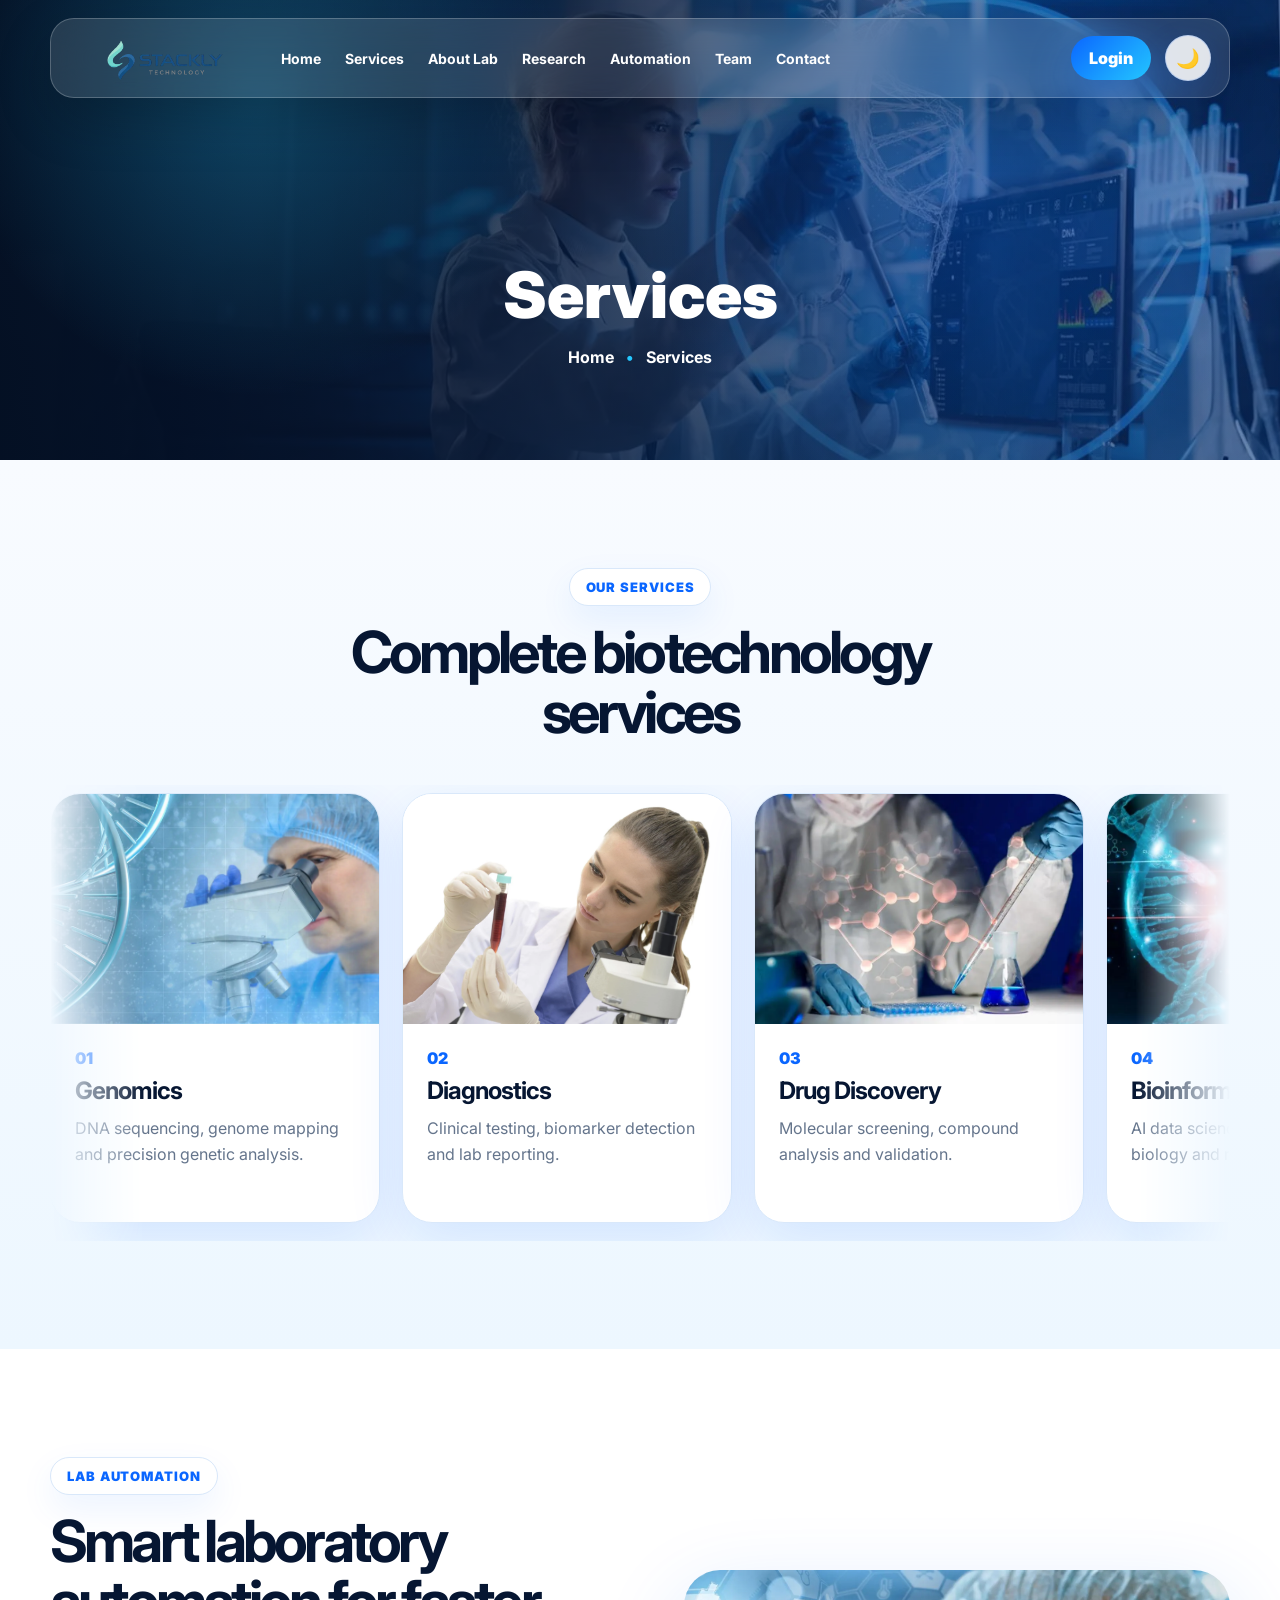
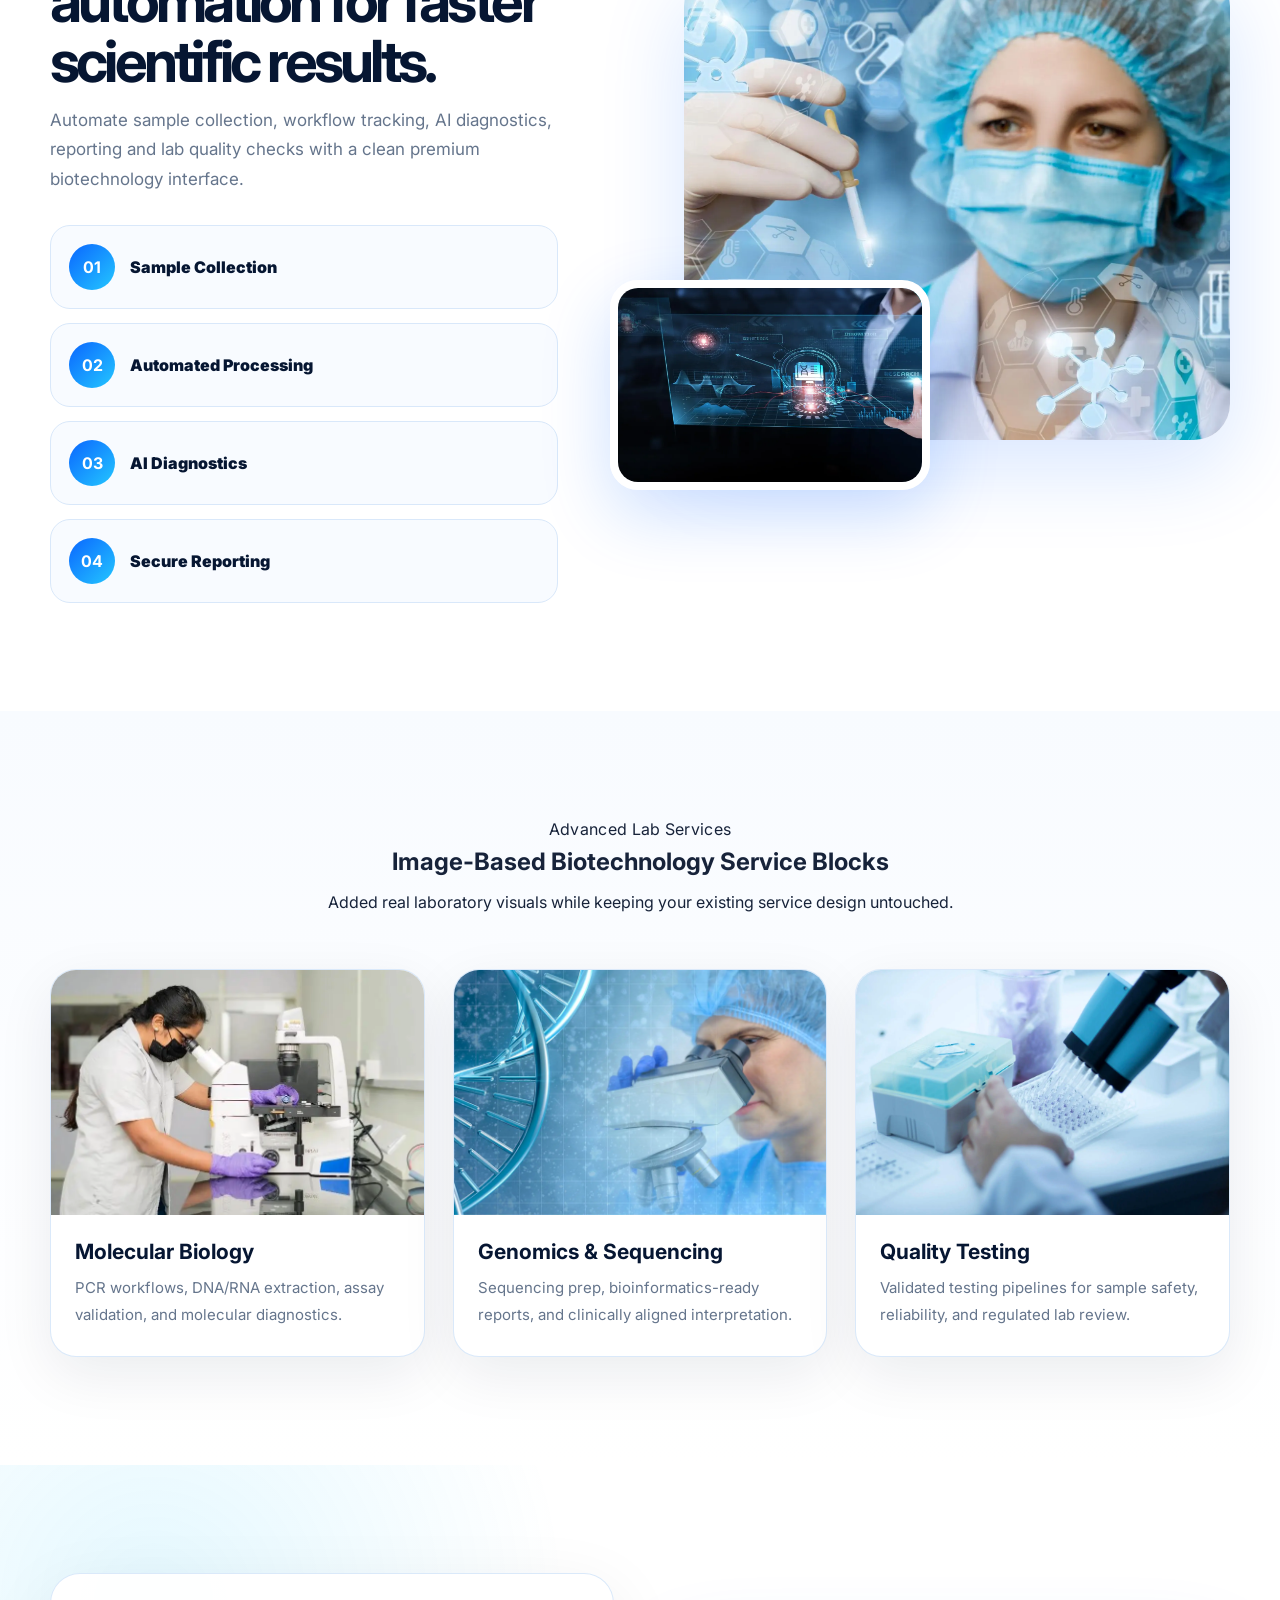
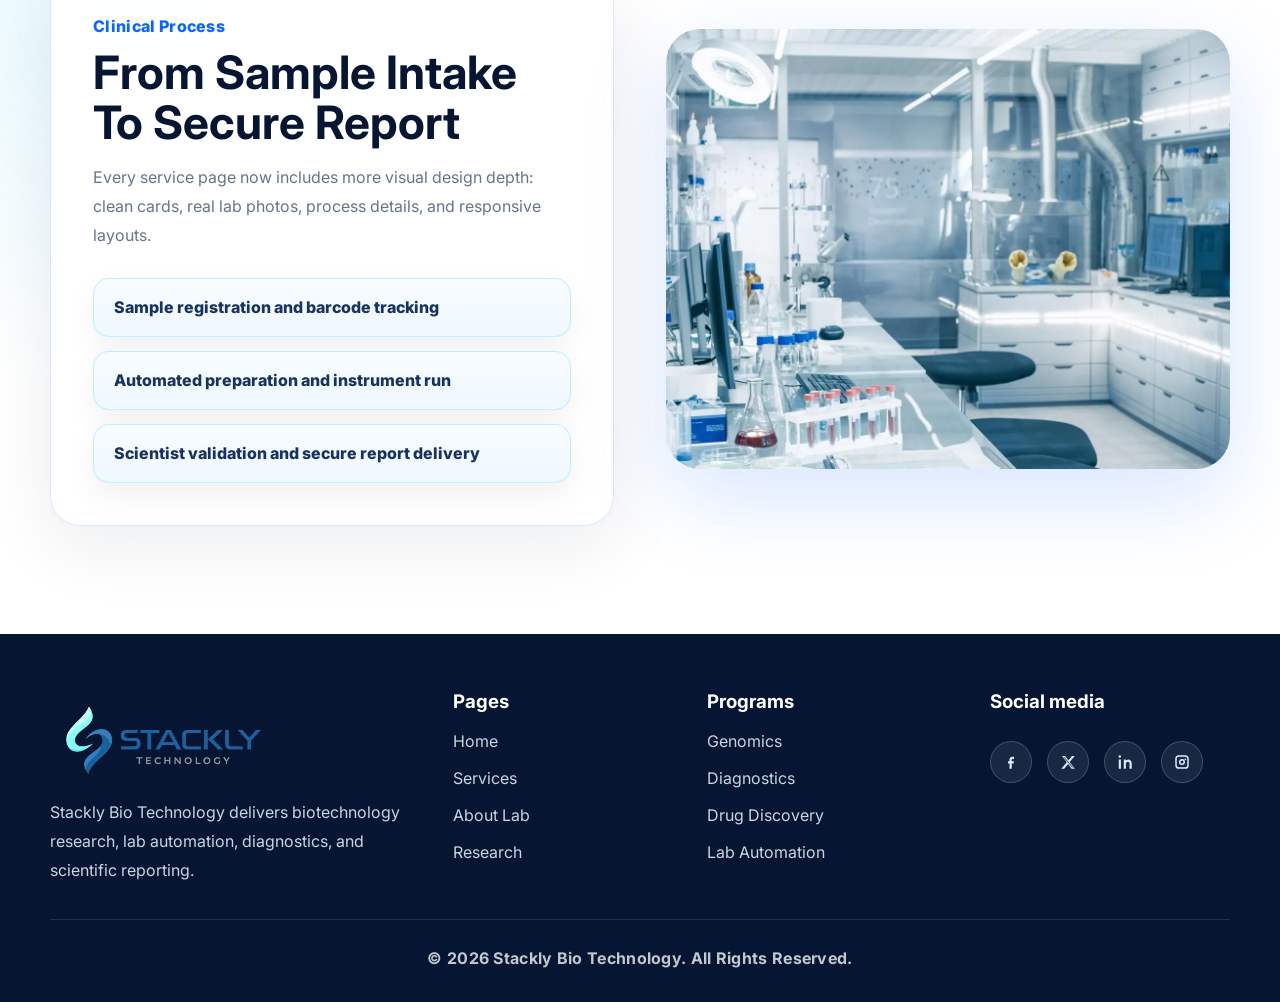
<file: services.html>
<!DOCTYPE html>
<html lang="en">
<head>
  <meta charset="UTF-8" />
  <meta name="viewport" content="width=device-width, initial-scale=1.0" />
  <title>Stackly BioTech | Services</title>
  <meta name="description" content="Premium biotechnology laboratory website using HTML, CSS and JavaScript." />
  <link rel="stylesheet" href="style.css" />
</head>
<body>
  <div id="scrollProgress"></div>
  <div id="cursorGlow" class="cursor-glow"></div>

  <div id="loader" class="loader">
    <div class="loader-card">
      <img src="assets/stackly-logo.webp" alt="Stackly BioTechnology Logo" class="loader-logo stackly-logo">
      <div class="loader-track"><span></span></div>
      <p>Loading premium biotechnology research experience...</p>
    </div>
  </div>

  <main id="website" class="page active">
    <section class="header-section inner-page-hero">
      <img src="assets/hero-lab.webp" alt="Services biotechnology laboratory background" class="header-bg parallax-img">
      <div class="header-overlay"></div>
      <div class="header-mesh"></div>
      <header class="header" id="mainHeader">
        <a href="index.html" class="brand stackly-home" aria-label="Stackly BioTech home">
          <img src="assets/stackly-logo.webp" alt="Stackly BioTechnology Logo" class="brand-logo stackly-logo">
        </a>

        <nav id="nav" class="nav" aria-label="Main navigation">
          <a href="index.html">Home</a>
          <a href="services.html">Services</a>
          <a href="about-lab.html">About Lab</a>
          <a href="research.html">Research</a>
          <a href="automation.html">Automation</a>
          <a href="team.html">Team</a>
          <a href="contact.html">Contact</a>
        
          <button class="mobile-login-link login-link" type="button" onclick="openAuthModal('login')">Login</button></nav>

        <button class="primary-btn header-btn" type="button" onclick="openAuthModal('login')">Login</button>
        <button id="themeToggle" class="theme-toggle" type="button" aria-label="Toggle dark mode">🌙</button>
        <button class="menu-btn" type="button" onclick="toggleMenu()" aria-label="Toggle menu" aria-expanded="false">☰</button>
      </header>
      <div class="container inner-hero-content reveal">
        <h1>Services</h1>
        <p><a href="index.html">Home</a> <span>•</span> Services</p>
      </div>
    </section>
<section class="section services-section" id="services">
      <div class="container">
        <div class="section-head center reveal">
          <span class="kicker">Our Services</span>
          <h2>Complete biotechnology services </h2>
          <!-- <p>Cards are equal height, image-fitted, and automatically scroll left-to-right with hover pause.</p> -->
        </div>

        <div class="services-marquee reveal">
          <div class="services-track">
            <article class="service-card"><img src="assets/genomics.webp" alt="Genomics"><div><span>01</span><h3>Genomics</h3><p>DNA sequencing, genome mapping and precision genetic analysis.</p></div></article>
            <article class="service-card"><img src="assets/diagnostics.webp" alt="Diagnostics"><div><span>02</span><h3>Diagnostics</h3><p>Clinical testing, biomarker detection and lab reporting.</p></div></article>
            <article class="service-card"><img src="assets/drug-discovery.webp" alt="Drug Discovery"><div><span>03</span><h3>Drug Discovery</h3><p>Molecular screening, compound analysis and validation.</p></div></article>
            <article class="service-card"><img src="assets/bioinformatics.webp" alt="Bioinformatics"><div><span>04</span><h3>Bioinformatics</h3><p>AI data science, computational biology and research dashboards.</p></div></article>
            <article class="service-card"><img src="assets/molecular.webp" alt="Molecular Biology"><div><span>05</span><h3>Molecular Biology</h3><p>Protein pathways, cellular research and molecular discovery.</p></div></article>
            <article class="service-card"><img src="assets/reporting.webp" alt="Reporting"><div><span>06</span><h3>Reporting</h3><p>Secure clinical reports, dashboards and monitoring insights.</p></div></article>

            <article class="service-card"><img src="assets/genomics.webp" alt="Genomics duplicate"><div><span>01</span><h3>Genomics</h3><p>DNA sequencing, genome mapping and precision genetic analysis.</p></div></article>
            <article class="service-card"><img src="assets/diagnostics.webp" alt="Diagnostics duplicate"><div><span>02</span><h3>Diagnostics</h3><p>Clinical testing, biomarker detection and lab reporting.</p></div></article>
            <article class="service-card"><img src="assets/drug-discovery.webp" alt="Drug Discovery duplicate"><div><span>03</span><h3>Drug Discovery</h3><p>Molecular screening, compound analysis and validation.</p></div></article>
            <article class="service-card"><img src="assets/bioinformatics.webp" alt="Bioinformatics duplicate"><div><span>04</span><h3>Bioinformatics</h3><p>AI data science, computational biology and research dashboards.</p></div></article>
            <article class="service-card"><img src="assets/molecular.webp" alt="Molecular Biology duplicate"><div><span>05</span><h3>Molecular Biology</h3><p>Protein pathways, cellular research and molecular discovery.</p></div></article>
            <article class="service-card"><img src="assets/reporting.webp" alt="Reporting duplicate"><div><span>06</span><h3>Reporting</h3><p>Secure clinical reports, dashboards and monitoring insights.</p></div></article>
          </div>
        </div>
      </div>
    </section>

    <section class="section automation-section" id="automation">
      <div class="container automation-grid">
        <div class="automation-copy reveal">
          <span class="kicker">Lab Automation</span>
          <h2>Smart laboratory automation for faster scientific results.</h2>
          <p>
            Automate sample collection, workflow tracking, AI diagnostics, reporting and lab quality checks
            with a clean premium biotechnology interface.
          </p>
          <div class="timeline">
            <div><strong>01</strong><span>Sample Collection</span></div>
            <div><strong>02</strong><span>Automated Processing</span></div>
            <div><strong>03</strong><span>AI Diagnostics</span></div>
            <div><strong>04</strong><span>Secure Reporting</span></div>
          </div>
        </div>

        <div class="automation-images reveal">
          <img class="auto-main tilt-card" src="assets/sample-process.webp" alt="Lab automation sample process">
          <img class="auto-float" src="assets/reporting.webp" alt="Reporting dashboard">
        </div>
      </div>
    </section>

    

<section class="section image-design-section">
  <div class="container">
    <div class="section-title reveal"><span>Advanced Lab Services</span><h2>Image-Based Biotechnology Service Blocks</h2><p>Added real laboratory visuals while keeping your existing service design untouched.</p></div>
    <div class="image-card-grid">
      <article class="image-card reveal"><img src="assets/laboratory-1.webp" alt="Molecular biology testing"><div><h3>Molecular Biology</h3><p>PCR workflows, DNA/RNA extraction, assay validation, and molecular diagnostics.</p></div></article>
      <article class="image-card reveal"><img src="assets/genomics.webp" alt="Genomics laboratory research"><div><h3>Genomics & Sequencing</h3><p>Sequencing prep, bioinformatics-ready reports, and clinically aligned interpretation.</p></div></article>
      <article class="image-card reveal"><img src="assets/laboratory-3.webp" alt="Bioprocess quality control"><div><h3>Quality Testing</h3><p>Validated testing pipelines for sample safety, reliability, and regulated lab review.</p></div></article>
    </div>
  </div>
</section>
<section class="section split-showcase">
  <div class="container split-grid">
    <div class="reveal"><span class="eyebrow">Clinical Process</span><h2>From Sample Intake To Secure Report</h2><p>Every service page now includes more visual design depth: clean cards, real lab photos, process details, and responsive layouts.</p><div class="mini-list"><p>Sample registration and barcode tracking</p><p>Automated preparation and instrument run</p><p>Scientist validation and secure report delivery</p></div></div>
    <img class="rounded-photo reveal" src="assets/laboratory-4.webp" alt="Scientist preparing samples">
  </div>
</section>

<footer class="footer">
      <div class="container footer-grid">
        <div class="footer-brand">
          <img src="assets/stackly-logo.webp" alt="Stackly BioTechnology Logo" class="footer-logo stackly-logo">
          <p>Stackly Bio Technology delivers biotechnology research, lab automation, diagnostics, and scientific reporting.</p>
        </div>

        <div class="footer-col">
          <h3>Pages</h3>
          <a href="index.html">Home</a>
          <a href="services.html">Services</a>
          <a href="about-lab.html">About Lab</a>
          <a href="research.html">Research</a>
        </div>

        <div class="footer-col">
          <h3>Programs</h3>
          <a href="services.html">Genomics</a>
          <a href="services.html">Diagnostics</a>
          <a href="services.html">Drug Discovery</a>
          <a href="automation.html">Lab Automation</a>
        </div>

        <div class="footer-col">
          <h3>Social media</h3>
          <button class="mono-social-icon" type="button" onclick="window.location.href='404.html'" aria-label="Facebook">
            <svg viewBox="0 0 24 24" aria-hidden="true"><path d="M14 8h2V5h-2c-2.8 0-4 1.7-4 4v2H8v3h2v7h3v-7h2.4l.6-3h-3V9c0-.7.3-1 1-1z"/></svg>
          </button>
          <button class="mono-social-icon" type="button" onclick="window.location.href='404.html'" aria-label="Twitter X">
            <svg viewBox="0 0 24 24" aria-hidden="true"><path d="M4 4h4.2l4.2 5.7L17.3 4H21l-6.8 7.9L21 21h-4.2l-4.6-6.2L6.9 21H3l7.4-8.7L4 4zm2.2 1.7 11.4 13.6h1.2L7.4 5.7H6.2z"/></svg>
          </button>
          <button class="mono-social-icon" type="button" onclick="window.location.href='404.html'" aria-label="LinkedIn">
            <svg viewBox="0 0 24 24" aria-hidden="true"><path d="M6.5 8.8H3.7V21h2.8V8.8zM5.1 3A1.7 1.7 0 1 0 5 6.4 1.7 1.7 0 0 0 5.1 3zM21 14.1c0-3.3-1.8-5.5-4.6-5.5-1.8 0-2.8 1-3.2 1.8V8.8h-2.8V21h2.8v-6.3c0-1.7.8-3.1 2.5-3.1 1.6 0 2.4 1.1 2.4 3V21H21v-6.9z"/></svg>
          </button>
          <button class="mono-social-icon" type="button" onclick="window.location.href='404.html'" aria-label="Instagram">
            <svg viewBox="0 0 24 24" aria-hidden="true"><path d="M7.8 3h8.4A4.8 4.8 0 0 1 21 7.8v8.4a4.8 4.8 0 0 1-4.8 4.8H7.8A4.8 4.8 0 0 1 3 16.2V7.8A4.8 4.8 0 0 1 7.8 3zm0 2A2.8 2.8 0 0 0 5 7.8v8.4A2.8 2.8 0 0 0 7.8 19h8.4a2.8 2.8 0 0 0 2.8-2.8V7.8A2.8 2.8 0 0 0 16.2 5H7.8zm4.2 3a4 4 0 1 1 0 8 4 4 0 0 1 0-8zm0 2a2 2 0 1 0 0 4 2 2 0 0 0 0-4zm4.4-2.7a1.1 1.1 0 1 1 0 2.2 1.1 1.1 0 0 1 0-2.2z"/></svg>
          </button>
        </div>
      </div>

      <div class="container footer-bottom">
        <p>© 2026 Stackly Bio Technology. All Rights Reserved.</p>
      </div>
    </footer>
  
    <div class="auth-modal" id="authModal" aria-hidden="true">
      <div class="auth-backdrop" onclick="closeAuthModal()"></div>
      <div class="auth-modal-card" role="dialog" aria-modal="true" aria-labelledby="authTitle">
        <button class="auth-close" type="button" onclick="closeAuthModal()" aria-label="Close form">×</button>

        <form id="loginForm" class="auth-panel active" novalidate>
          <span class="auth-kicker">Secure Access</span>
          <h2 id="authTitle">Login to Stackly BioTech</h2>
          <p>Enter your details and choose your role to open the correct dashboard.</p>

          <div class="custom-select" data-placeholder="Select Role">
            <button type="button" class="custom-select-btn">Select Role</button>
            <div class="custom-select-menu">
              <button type="button" data-value="admin">Admin</button>
              <button type="button" data-value="researcher">Researcher</button>
              <button type="button" data-value="patient">Patient</button>
            </div>
            <input type="hidden" name="loginRole" required>
          </div>
          <input type="email" name="loginEmail" placeholder="Email Address" autocomplete="email" required>
          <input type="password" name="loginPassword" placeholder="Password" minlength="6" autocomplete="current-password" required>

          <button class="primary-btn auth-submit" type="submit">Login</button>
          <a class="forgot-link" href="404.html">Forgot Password?</a>

          <p class="auth-switch">New user? <button type="button" onclick="switchAuth('signup')">Sign up</button></p>

          <div class="social-login">
            <span>or continue with</span>
            <button type="button" onclick="open404()" aria-label="Continue with Google">G</button>
            <button type="button" onclick="open404()" aria-label="Continue with LinkedIn">in</button>
            <button type="button" onclick="open404()" aria-label="Continue with Facebook">f</button>
          </div>
        </form>

        <form id="signupForm" class="auth-panel" novalidate>
          <span class="auth-kicker">Create Account</span>
          <h2>Sign up to Stackly BioTech</h2>
          <p>Create your account, then continue from the login form.</p>

          <div class="custom-select" data-placeholder="Select Role">
            <button type="button" class="custom-select-btn">Select Role</button>
            <div class="custom-select-menu">
              <button type="button" data-value="admin">Admin</button>
              <button type="button" data-value="researcher">Researcher</button>
              <button type="button" data-value="patient">Patient</button>
            </div>
            <input type="hidden" name="signupRole" required>
          </div>
          <input type="email" name="signupEmail" placeholder="Email Address" autocomplete="email" required>
          <input id="signupPassword" type="password" name="signupPassword" placeholder="Password" minlength="6" autocomplete="new-password" required>
          <input id="confirmPassword" type="password" name="confirmPassword" placeholder="Confirm Password" minlength="6" autocomplete="new-password" required>

          <button class="primary-btn auth-submit" type="submit">Submit</button>
          <p class="auth-switch">Already have an account? <button type="button" onclick="switchAuth('login')">Back to login</button></p>

          <div class="social-login">
            <span>or continue with</span>
            <button type="button" onclick="open404()" aria-label="Continue with Google">G</button>
            <button type="button" onclick="open404()" aria-label="Continue with LinkedIn">in</button>
            <button type="button" onclick="open404()" aria-label="Continue with Facebook">f</button>
          </div>
        </form>
      </div>
    </div>

  </main>
  <script src="script.js"></script>
</body>
</html>
</file>
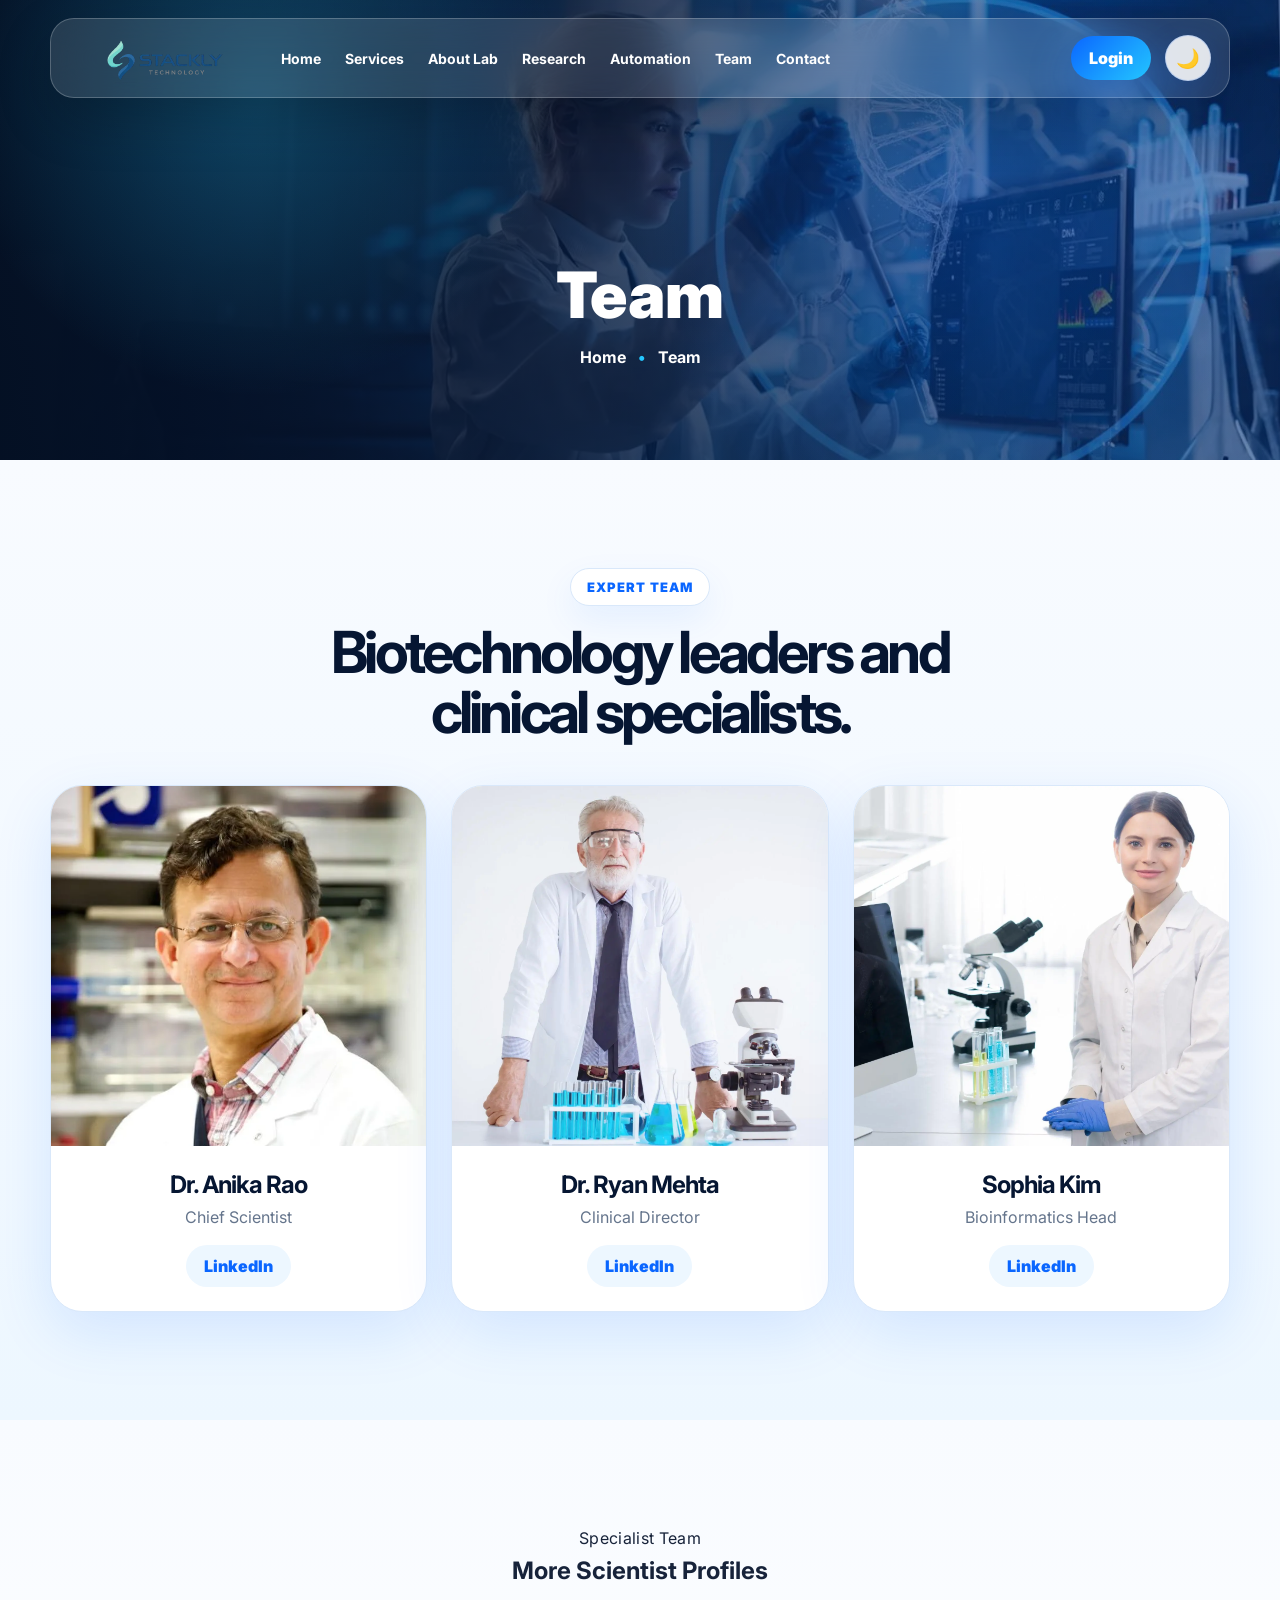
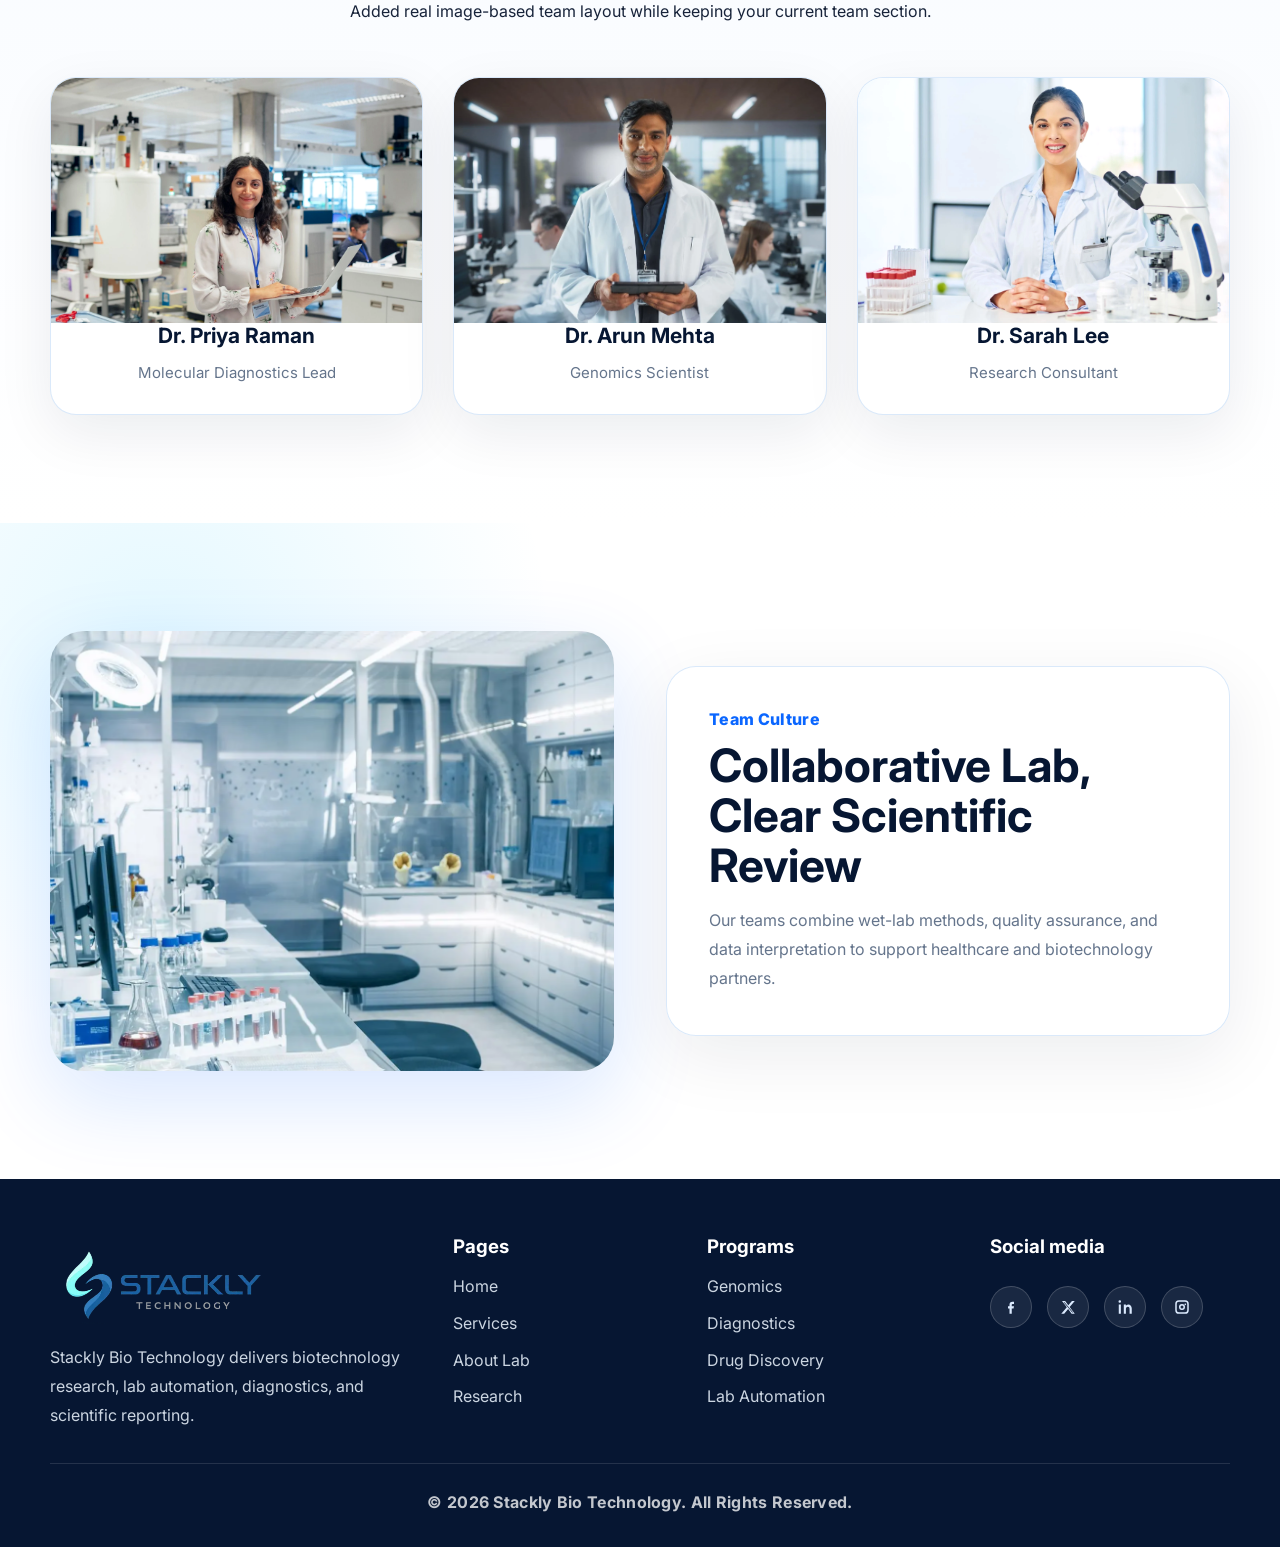
<file: team.html>
<!DOCTYPE html>
<html lang="en">
<head>
  <meta charset="UTF-8" />
  <meta name="viewport" content="width=device-width, initial-scale=1.0" />
  <title>Stackly BioTech | Team</title>
  <meta name="description" content="Premium biotechnology laboratory website using HTML, CSS and JavaScript." />
  <link rel="stylesheet" href="style.css" />
</head>
<body>
  <div id="scrollProgress"></div>
  <div id="cursorGlow" class="cursor-glow"></div>

  <div id="loader" class="loader">
    <div class="loader-card">
      <img src="assets/stackly-logo.webp" alt="Stackly BioTechnology Logo" class="loader-logo stackly-logo">
      <div class="loader-track"><span></span></div>
      <p>Loading premium biotechnology research experience...</p>
    </div>
  </div>

  <main id="website" class="page active">
    <section class="header-section inner-page-hero">
      <img src="assets/hero-lab.webp" alt="Team biotechnology laboratory background" class="header-bg parallax-img">
      <div class="header-overlay"></div>
      <div class="header-mesh"></div>
      <header class="header" id="mainHeader">
        <a href="index.html" class="brand stackly-home" aria-label="Stackly BioTech home">
          <img src="assets/stackly-logo.webp" alt="Stackly BioTechnology Logo" class="brand-logo stackly-logo">
        </a>

        <nav id="nav" class="nav" aria-label="Main navigation">
          <a href="index.html">Home</a>
          <a href="services.html">Services</a>
          <a href="about-lab.html">About Lab</a>
          <a href="research.html">Research</a>
          <a href="automation.html">Automation</a>
          <a href="team.html">Team</a>
          <a href="contact.html">Contact</a>
        
          <button class="mobile-login-link login-link" type="button" onclick="openAuthModal('login')">Login</button></nav>

        <button class="primary-btn header-btn" type="button" onclick="openAuthModal('login')">Login</button>
        <button id="themeToggle" class="theme-toggle" type="button" aria-label="Toggle dark mode">🌙</button>
        <button class="menu-btn" type="button" onclick="toggleMenu()" aria-label="Toggle menu" aria-expanded="false">☰</button>
      </header>
      <div class="container inner-hero-content reveal">
        <h1>Team</h1>
        <p><a href="index.html">Home</a> <span>•</span> Team</p>
      </div>
    </section>
<section class="section team-section" id="team">
      <div class="container">
        <div class="section-head center reveal">
          <span class="kicker">Expert Team</span>
          <h2>Biotechnology leaders and clinical specialists.</h2>
          <!-- <p>Team image height and card sizing are corrected for premium alignment on desktop and mobile.</p> -->
        </div>

        <div class="team-grid">
          <article class="team-card reveal tilt-card">
            <img src="assets/team-1.webp" alt="Dr. Anika Rao">
            <div><h3>Dr. Anika Rao</h3><p>Chief Scientist</p><button type="button" onclick="window.location.href='404.html'">LinkedIn</button></div>
          </article>
          <article class="team-card reveal tilt-card">
            <img src="assets/team-2.webp" alt="Dr. Ryan Mehta">
            <div><h3>Dr. Ryan Mehta</h3><p>Clinical Director</p><button type="button" onclick="window.location.href='404.html'">LinkedIn</button></div>
          </article>
          <article class="team-card reveal tilt-card">
            <img src="assets/team-3.webp" alt="Sophia Kim">
            <div><h3>Sophia Kim</h3><p>Bioinformatics Head</p><button type="button" onclick="window.location.href='404.html'">LinkedIn</button></div>
          </article>
        </div>
      </div>
    </section>


<section class="section image-design-section">
  <div class="container">
    <div class="section-title reveal"><span>Specialist Team</span><h2>More Scientist Profiles</h2><p>Added real image-based team layout while keeping your current team section.</p></div>
    <div class="team-photo-grid">
      <article><img src="assets/team-4.webp" alt="Clinical biotechnology specialist"><h3>Dr. Priya Raman</h3><p>Molecular Diagnostics Lead</p></article>
      <article><img src="assets/team-5.webp" alt="Genomics scientist"><h3>Dr. Arun Mehta</h3><p>Genomics Scientist</p></article>
      <article><img src="assets/team-6.webp" alt="Biotechnology consultant"><h3>Dr. Sarah Lee</h3><p>Research Consultant</p></article>
    </div>
  </div>
</section>
<section class="section split-showcase">
  <div class="container split-grid">
    <img class="rounded-photo reveal" src="assets/laboratory-4.webp" alt="Lab scientists working together">
    <div class="reveal"><span class="eyebrow">Team Culture</span><h2>Collaborative Lab, Clear Scientific Review</h2><p>Our teams combine wet-lab methods, quality assurance, and data interpretation to support healthcare and biotechnology partners.</p></div>
  </div>
</section>

<footer class="footer">
      <div class="container footer-grid">
        <div class="footer-brand">
          <img src="assets/stackly-logo.webp" alt="Stackly BioTechnology Logo" class="footer-logo stackly-logo">
          <p>Stackly Bio Technology delivers biotechnology research, lab automation, diagnostics, and scientific reporting.</p>
        </div>

        <div class="footer-col">
          <h3>Pages</h3>
          <a href="index.html">Home</a>
          <a href="services.html">Services</a>
          <a href="about-lab.html">About Lab</a>
          <a href="research.html">Research</a>
        </div>

        <div class="footer-col">
          <h3>Programs</h3>
          <a href="services.html">Genomics</a>
          <a href="services.html">Diagnostics</a>
          <a href="services.html">Drug Discovery</a>
          <a href="automation.html">Lab Automation</a>
        </div>

        <div class="footer-col">
          <h3>Social media</h3>
          <button class="mono-social-icon" type="button" onclick="window.location.href='404.html'" aria-label="Facebook">
            <svg viewBox="0 0 24 24" aria-hidden="true"><path d="M14 8h2V5h-2c-2.8 0-4 1.7-4 4v2H8v3h2v7h3v-7h2.4l.6-3h-3V9c0-.7.3-1 1-1z"/></svg>
          </button>
          <button class="mono-social-icon" type="button" onclick="window.location.href='404.html'" aria-label="Twitter X">
            <svg viewBox="0 0 24 24" aria-hidden="true"><path d="M4 4h4.2l4.2 5.7L17.3 4H21l-6.8 7.9L21 21h-4.2l-4.6-6.2L6.9 21H3l7.4-8.7L4 4zm2.2 1.7 11.4 13.6h1.2L7.4 5.7H6.2z"/></svg>
          </button>
          <button class="mono-social-icon" type="button" onclick="window.location.href='404.html'" aria-label="LinkedIn">
            <svg viewBox="0 0 24 24" aria-hidden="true"><path d="M6.5 8.8H3.7V21h2.8V8.8zM5.1 3A1.7 1.7 0 1 0 5 6.4 1.7 1.7 0 0 0 5.1 3zM21 14.1c0-3.3-1.8-5.5-4.6-5.5-1.8 0-2.8 1-3.2 1.8V8.8h-2.8V21h2.8v-6.3c0-1.7.8-3.1 2.5-3.1 1.6 0 2.4 1.1 2.4 3V21H21v-6.9z"/></svg>
          </button>
          <button class="mono-social-icon" type="button" onclick="window.location.href='404.html'" aria-label="Instagram">
            <svg viewBox="0 0 24 24" aria-hidden="true"><path d="M7.8 3h8.4A4.8 4.8 0 0 1 21 7.8v8.4a4.8 4.8 0 0 1-4.8 4.8H7.8A4.8 4.8 0 0 1 3 16.2V7.8A4.8 4.8 0 0 1 7.8 3zm0 2A2.8 2.8 0 0 0 5 7.8v8.4A2.8 2.8 0 0 0 7.8 19h8.4a2.8 2.8 0 0 0 2.8-2.8V7.8A2.8 2.8 0 0 0 16.2 5H7.8zm4.2 3a4 4 0 1 1 0 8 4 4 0 0 1 0-8zm0 2a2 2 0 1 0 0 4 2 2 0 0 0 0-4zm4.4-2.7a1.1 1.1 0 1 1 0 2.2 1.1 1.1 0 0 1 0-2.2z"/></svg>
          </button>
        </div>
      </div>

      <div class="container footer-bottom">
        <p>© 2026 Stackly Bio Technology. All Rights Reserved.</p>
      </div>
    </footer>
  
    <div class="auth-modal" id="authModal" aria-hidden="true">
      <div class="auth-backdrop" onclick="closeAuthModal()"></div>
      <div class="auth-modal-card" role="dialog" aria-modal="true" aria-labelledby="authTitle">
        <button class="auth-close" type="button" onclick="closeAuthModal()" aria-label="Close form">×</button>

        <form id="loginForm" class="auth-panel active" novalidate>
          <span class="auth-kicker">Secure Access</span>
          <h2 id="authTitle">Login to Stackly BioTech</h2>
          <p>Enter your details and choose your role to open the correct dashboard.</p>

          <div class="custom-select" data-placeholder="Select Role">
            <button type="button" class="custom-select-btn">Select Role</button>
            <div class="custom-select-menu">
              <button type="button" data-value="admin">Admin</button>
              <button type="button" data-value="researcher">Researcher</button>
              <button type="button" data-value="patient">Patient</button>
            </div>
            <input type="hidden" name="loginRole" required>
          </div>
          <input type="email" name="loginEmail" placeholder="Email Address" autocomplete="email" required>
          <input type="password" name="loginPassword" placeholder="Password" minlength="6" autocomplete="current-password" required>

          <button class="primary-btn auth-submit" type="submit">Login</button>
          <a class="forgot-link" href="404.html">Forgot Password?</a>

          <p class="auth-switch">New user? <button type="button" onclick="switchAuth('signup')">Sign up</button></p>

          <div class="social-login">
            <span>or continue with</span>
            <button type="button" onclick="open404()" aria-label="Continue with Google">G</button>
            <button type="button" onclick="open404()" aria-label="Continue with LinkedIn">in</button>
            <button type="button" onclick="open404()" aria-label="Continue with Facebook">f</button>
          </div>
        </form>

        <form id="signupForm" class="auth-panel" novalidate>
          <span class="auth-kicker">Create Account</span>
          <h2>Sign up to Stackly BioTech</h2>
          <p>Create your account, then continue from the login form.</p>

          <div class="custom-select" data-placeholder="Select Role">
            <button type="button" class="custom-select-btn">Select Role</button>
            <div class="custom-select-menu">
              <button type="button" data-value="admin">Admin</button>
              <button type="button" data-value="researcher">Researcher</button>
              <button type="button" data-value="patient">Patient</button>
            </div>
            <input type="hidden" name="signupRole" required>
          </div>
          <input type="email" name="signupEmail" placeholder="Email Address" autocomplete="email" required>
          <input id="signupPassword" type="password" name="signupPassword" placeholder="Password" minlength="6" autocomplete="new-password" required>
          <input id="confirmPassword" type="password" name="confirmPassword" placeholder="Confirm Password" minlength="6" autocomplete="new-password" required>

          <button class="primary-btn auth-submit" type="submit">Submit</button>
          <p class="auth-switch">Already have an account? <button type="button" onclick="switchAuth('login')">Back to login</button></p>

          <div class="social-login">
            <span>or continue with</span>
            <button type="button" onclick="open404()" aria-label="Continue with Google">G</button>
            <button type="button" onclick="open404()" aria-label="Continue with LinkedIn">in</button>
            <button type="button" onclick="open404()" aria-label="Continue with Facebook">f</button>
          </div>
        </form>
      </div>
    </div>

  </main>
  <script src="script.js"></script>
</body>
</html>
</file>
<file: style.css>
@import url("https://fonts.googleapis.com/css2?family=Inter:wght@400;500;600;700;800;900&display=swap");

:root{
  --blue:#0a66ff;
  --cyan:#24c7ff;
  --navy:#061632;
  --text:#17233a;
  --muted:#65758c;
  --soft:#edf7ff;
  --white:#fff;
  --line:#d9e8fa;
  --shadow:0 28px 85px rgba(10,102,255,.16);
  --radius:30px;
}

*{margin:0;padding:0;box-sizing:border-box;font-family:Inter,sans-serif}
html{scroll-behavior:smooth}
body{background:#f8fbff;color:var(--text);overflow-x:hidden}
a{text-decoration:none;color:inherit}
button{font:inherit}
img{display:block;max-width:100%}

.page{display:none;min-height:100vh}
.page.active{display:block}
.container{width:min(1180px,calc(100% - 32px));margin:auto}
.section{position:relative;padding:108px 0}
.hide{opacity:0;visibility:hidden;pointer-events:none}

#scrollProgress{position:fixed;top:0;left:0;height:4px;width:0;background:linear-gradient(90deg,var(--blue),var(--cyan));z-index:99999}
.cursor-glow{position:fixed;width:360px;height:360px;border-radius:50%;pointer-events:none;background:radial-gradient(circle,rgba(36,199,255,.14),transparent 70%);transform:translate(-50%,-50%);z-index:1;mix-blend-mode:multiply}

.loader{position:fixed;inset:0;z-index:9999;display:grid;place-items:center;background:linear-gradient(135deg,#fff,#eaf5ff);transition:.55s ease}
.loader-card{text-align:center;animation:zoomIn .8s ease both}
.loader-logo{width:min(420px,78vw);margin:auto;filter:drop-shadow(0 20px 36px rgba(10,102,255,.16));animation:pulseLogo 1.2s infinite alternate}
.loader-card p{margin-top:18px;color:var(--muted);font-weight:700}
.loader-track{width:min(330px,70vw);height:8px;border-radius:20px;background:#dceeff;margin:22px auto 0;overflow:hidden}
.loader-track span{display:block;height:100%;width:42%;border-radius:inherit;background:linear-gradient(90deg,var(--blue),var(--cyan));animation:loadBar 1.1s ease-in-out infinite alternate}

.header-section{
  position:relative;
  width:100%;
  min-height:100vh;
  overflow:hidden;
  display:flex;
  flex-direction:column;
  justify-content:center;
  padding:130px 0 58px;
  color:white;
}
.header-bg{position:absolute;inset:0;width:100%;height:100%;object-fit:cover;object-position:center;z-index:-4;transform:scale(1.04);animation:bgZoom 18s ease-in-out infinite alternate}
.header-overlay{position:absolute;inset:0;z-index:-3;background:linear-gradient(90deg,rgba(3,16,37,.92),rgba(7,28,67,.68) 45%,rgba(10,102,255,.28)),linear-gradient(180deg,rgba(0,0,0,.22),rgba(0,0,0,.42))}
.header-mesh{position:absolute;inset:0;z-index:-2;background:radial-gradient(circle at 20% 20%,rgba(36,199,255,.28),transparent 28%),radial-gradient(circle at 75% 45%,rgba(10,102,255,.22),transparent 34%);animation:meshMove 7s ease-in-out infinite alternate}

.header{
  position:fixed;
  top:18px;
  left:50%;
  transform:translateX(-50%);
  width:min(1180px,calc(100% - 32px));
  z-index:1000;
  min-height:78px;
  padding:12px 18px;
  display:flex;
  align-items:center;
  justify-content:space-between;
  gap:14px;
  border-radius:24px;
  border:1px solid rgba(255,255,255,.22);
  background:rgba(255,255,255,.12);
  backdrop-filter:blur(20px);
  box-shadow:0 20px 55px rgba(0,0,0,.20);
  transition:.35s ease;
}
.header.scrolled{background:rgba(255,255,255,.92);border-color:var(--line);box-shadow:0 20px 60px rgba(10,102,255,.15)}
.header.scrolled .nav a,.header.scrolled .nav button{color:#17335e}
.header.scrolled .nav a:hover,.header.scrolled .nav button:hover{color:var(--blue);background:var(--soft)}
.brand-logo{width:188px;height:54px;object-fit:contain;transition:.35s ease}
.brand-logo:hover{transform:scale(1.05)}
.nav{display:flex;align-items:center;gap:4px}
.nav a,.nav button{border:0;background:transparent;color:white;padding:11px 10px;border-radius:14px;font-size:14px;font-weight:800;cursor:pointer;transition:.28s ease;white-space:nowrap}
.nav a:hover,.nav button:hover{background:rgba(255,255,255,.16);color:#8eeaff;transform:translateY(-2px)}
.menu-btn{display:none;width:46px;height:46px;border:0;border-radius:15px;color:white;background:linear-gradient(135deg,var(--blue),var(--cyan));font-size:22px;cursor:pointer;box-shadow:0 16px 35px rgba(10,102,255,.26)}

.primary-btn,.secondary-btn{border:0;border-radius:999px;padding:14px 24px;font-weight:900;cursor:pointer;transition:.32s ease}
.primary-btn{color:#fff;background:linear-gradient(135deg,var(--blue),var(--cyan));box-shadow:0 18px 45px rgba(10,102,255,.30)}
.primary-btn:hover{transform:translateY(-6px);box-shadow:0 25px 60px rgba(10,102,255,.38)}
.secondary-btn{color:white;background:rgba(255,255,255,.13);border:1px solid rgba(255,255,255,.28);backdrop-filter:blur(16px)}
.secondary-btn:hover{transform:translateY(-6px);background:white;color:var(--blue)}
.header-btn{padding:12px 18px;white-space:nowrap;margin-left:auto;}
.hero-grid{display:grid;grid-template-columns:1fr .86fr;align-items:center;gap:48px}
.hero-copy{position:relative;z-index:4}
.hero-badge{display:inline-flex;align-items:center;gap:12px;padding:12px 18px;border:1px solid rgba(255,255,255,.20);border-radius:999px;background:rgba(255,255,255,.12);backdrop-filter:blur(15px);font-weight:900;margin-bottom:22px;box-shadow:0 15px 45px rgba(0,0,0,.18)}
.badge-dot{width:10px;height:10px;border-radius:50%;background:#8eeaff;box-shadow:0 0 0 8px rgba(36,199,255,.18)}
.hero-copy h1{max-width:830px;font-size:clamp(46px,7vw,88px);line-height:.98;letter-spacing:-.075em;font-weight:900}
.hero-copy h1 strong{color:#8eeaff}
.hero-copy p{max-width:710px;margin:24px 0 30px;color:rgba(255,255,255,.88);font-size:18px;line-height:1.85}
.hero-actions{display:flex;gap:14px;flex-wrap:wrap}
.hero-stats{display:grid;grid-template-columns:repeat(3,1fr);gap:14px;margin-top:34px;max-width:680px}
.hero-stats div{padding:18px;border-radius:22px;border:1px solid rgba(255,255,255,.18);background:rgba(255,255,255,.12);backdrop-filter:blur(16px);transition:.35s ease}
.hero-stats div:hover{transform:translateY(-8px);background:rgba(255,255,255,.18)}
.hero-stats strong{display:block;font-size:30px;letter-spacing:-.05em}
.hero-stats span{font-size:13px;color:rgba(255,255,255,.84)}

.hero-panel{position:relative;min-height:520px}
.hero-lab-card{position:absolute;right:0;top:35px;width:min(470px,100%);border-radius:34px;overflow:hidden;border:1px solid rgba(255,255,255,.22);background:rgba(255,255,255,.16);backdrop-filter:blur(20px);box-shadow:0 30px 90px rgba(0,0,0,.32);transition:.4s ease}
.hero-lab-card img{width:100%;height:315px;object-fit:cover}
.scan-line{position:absolute;left:0;right:0;top:0;height:3px;background:#8eeaff;box-shadow:0 0 25px #8eeaff;animation:scan 2.4s linear infinite}
.hero-lab-info{padding:24px;background:linear-gradient(180deg,rgba(7,22,46,.42),rgba(7,22,46,.90))}
.hero-lab-info small{color:#8eeaff;font-weight:900}
.hero-lab-info h3{font-size:24px;letter-spacing:-.04em;margin:8px 0 18px}
.mini-bars{display:flex;gap:8px;align-items:end;height:46px}
.mini-bars b{width:34px;border-radius:12px 12px 4px 4px;background:linear-gradient(180deg,#8eeaff,var(--blue));animation:bars 1.2s ease infinite alternate}
.mini-bars b:nth-child(1){height:50%}.mini-bars b:nth-child(2){height:80%;animation-delay:.2s}.mini-bars b:nth-child(3){height:64%;animation-delay:.4s}.mini-bars b:nth-child(4){height:92%;animation-delay:.6s}
.floating-img{position:absolute;z-index:4;width:185px;padding:10px;border-radius:22px;background:rgba(255,255,255,.85);border:1px solid rgba(255,255,255,.45);box-shadow:0 22px 55px rgba(0,0,0,.25);animation:floatY 4s ease-in-out infinite alternate}
.floating-img img{width:100%;height:116px;object-fit:cover;border-radius:16px}
.floating-img span{display:block;color:var(--navy);font-weight:900;font-size:13px;padding:10px 4px 2px}
.floating-one{left:0;top:12px}.floating-two{right:24px;bottom:38px;animation-delay:1.1s}

.home-reviews{display:grid;grid-template-columns:repeat(3,1fr);gap:18px;margin-top:42px;position:relative;z-index:3}
.home-reviews article{padding:22px;border-radius:24px;background:rgba(255,255,255,.14);backdrop-filter:blur(18px);border:1px solid rgba(255,255,255,.2);box-shadow:0 18px 45px rgba(0,0,0,.18);transition:.32s ease}
.home-reviews article:hover{transform:translateY(-8px);background:rgba(255,255,255,.20)}
.stars{color:#8eeaff;letter-spacing:2px;margin-bottom:10px}.home-reviews p{color:rgba(255,255,255,.88);line-height:1.65;margin-bottom:10px}.home-reviews strong{color:white}

.section-head{max-width:780px;margin-bottom:42px}.section-head.center{text-align:center;margin-left:auto;margin-right:auto}
.kicker{display:inline-flex;width:fit-content;margin-bottom:16px;padding:10px 16px;border-radius:999px;background:#fff;color:var(--blue);border:1px solid var(--line);box-shadow:0 14px 35px rgba(10,102,255,.08);font-size:13px;font-weight:900;text-transform:uppercase;letter-spacing:.07em}
.section-head h2,.about-copy h2,.automation-copy h2,.contact-panel h2{color:var(--navy);font-size:clamp(34px,5vw,58px);line-height:1.04;letter-spacing:-.065em;margin-bottom:14px}
.section-head p,.about-copy p,.automation-copy p,.contact-panel p{color:var(--muted);font-size:17px;line-height:1.76}

.services-section{background:linear-gradient(180deg,#f8fbff,#edf7ff)}
.services-marquee{overflow:hidden;padding:8px 0 18px;mask-image:linear-gradient(90deg,transparent,#000 8%,#000 92%,transparent)}
.services-track{display:flex;gap:22px;width:max-content;animation:serviceScroll 36s linear infinite}
.services-marquee:hover .services-track{animation-play-state:paused}
.service-card{width:330px;min-height:430px;border-radius:30px;overflow:hidden;background:white;border:1px solid var(--line);box-shadow:0 18px 55px rgba(10,102,255,.12);transition:.35s ease}
.service-card:hover{transform:translateY(-12px) scale(1.025);box-shadow:0 28px 80px rgba(10,102,255,.22)}
.service-card img{width:100%;height:230px;object-fit:cover;transition:.7s ease}
.service-card:hover img{transform:scale(1.12)}
.service-card div{padding:24px}.service-card span{color:var(--blue);font-weight:900}.service-card h3{color:var(--navy);font-size:24px;margin:8px 0 10px;letter-spacing:-.04em}.service-card p{color:var(--muted);line-height:1.65}

.about-section{background:#fff}
.about-grid{display:grid;grid-template-columns:1fr .95fr;align-items:center;gap:60px}
.about-visual{position:relative;min-height:610px}
.about-main-img{position:absolute;inset:25px 35px 55px 0;border-radius:36px;overflow:hidden;box-shadow:var(--shadow)}
.about-main-img img{width:100%;height:100%;object-fit:cover}
.about-main-img::after{content:"";position:absolute;inset:0;background:linear-gradient(180deg,transparent,rgba(6,22,50,.25))}
.about-small-img{position:absolute;width:240px;border-radius:24px;background:white;border:1px solid var(--line);padding:10px;box-shadow:0 24px 70px rgba(10,102,255,.18);animation:floatY 4.5s ease-in-out infinite alternate}
.about-small-img img{height:145px;width:100%;object-fit:cover;border-radius:18px}.about-small-img span{display:block;padding:11px 6px 3px;color:var(--navy);font-weight:900}
.about-small-img.left{left:0;bottom:0}.about-small-img.right{right:0;top:0;animation-delay:1s}
.about-feature-grid{display:grid;grid-template-columns:1fr 1fr;gap:16px;margin:28px 0}
.about-feature-grid div{padding:16px;border-radius:24px;border:1px solid var(--line);background:#f8fbff;box-shadow:0 16px 45px rgba(10,102,255,.08);transition:.32s ease}
.about-feature-grid div:hover{transform:translateY(-8px);background:white}
.about-feature-grid img{height:145px;width:100%;object-fit:cover;border-radius:18px;margin-bottom:14px}.about-feature-grid h4{color:var(--navy);font-size:18px}.about-feature-grid p{font-size:14px;margin-top:6px}

.research-section{background:linear-gradient(135deg,#edf7ff,#fff)}
.research-board{display:grid;grid-template-columns:1.08fr .92fr;gap:24px}
.research-feature,.research-mini{position:relative;overflow:hidden;border:1px solid var(--line);background:white;border-radius:32px;box-shadow:0 20px 60px rgba(10,102,255,.12);transition:.35s ease}
.research-feature:hover,.research-mini:hover{transform:translateY(-10px);box-shadow:0 30px 85px rgba(10,102,255,.20)}
.research-feature img{width:100%;height:390px;object-fit:cover;transition:.7s ease}
.research-feature:hover img,.research-mini:hover img{transform:scale(1.08)}
.research-feature div{padding:30px}.research-feature span,.research-mini span{color:var(--blue);font-weight:900;text-transform:uppercase;font-size:12px;letter-spacing:.08em}
.research-feature h3{font-size:34px;color:var(--navy);letter-spacing:-.055em;margin:10px 0}.research-feature p{color:var(--muted);line-height:1.7}
.research-stack{display:grid;gap:20px}
.research-mini{display:grid;grid-template-columns:190px 1fr;min-height:185px}
.research-mini img{width:100%;height:100%;object-fit:cover}
.research-mini div{padding:22px}.research-mini h3{font-size:21px;color:var(--navy);letter-spacing:-.04em;margin:8px 0 14px}
.progress{height:10px;background:#e7f0fb;border-radius:999px;overflow:hidden}.progress b{display:block;height:100%;width:0;border-radius:inherit;background:linear-gradient(90deg,var(--blue),var(--cyan));transition:1.2s ease}

.automation-section{background:white}
.automation-grid{display:grid;grid-template-columns:.9fr 1.1fr;gap:52px;align-items:center}
.timeline{display:grid;gap:14px;margin-top:30px}
.timeline div{display:flex;align-items:center;gap:15px;padding:18px;border-radius:20px;background:#f8fbff;border:1px solid var(--line);transition:.32s ease}
.timeline div:hover{transform:translateX(10px);background:#fff;box-shadow:0 14px 38px rgba(10,102,255,.11)}
.timeline strong{width:46px;height:46px;border-radius:50%;display:grid;place-items:center;background:linear-gradient(135deg,var(--blue),var(--cyan));color:white}.timeline span{font-weight:900;color:var(--navy)}
.automation-images{position:relative;min-height:520px}.auto-main{position:absolute;right:0;top:0;width:88%;height:470px;object-fit:cover;border-radius:36px;box-shadow:var(--shadow)}.auto-float{position:absolute;left:0;bottom:0;width:320px;height:210px;object-fit:cover;border-radius:28px;border:8px solid white;box-shadow:0 24px 70px rgba(10,102,255,.20);animation:floatY 4s ease-in-out infinite alternate}

.team-section{background:linear-gradient(180deg,#f8fbff,#edf7ff)}
.team-grid{display:grid;grid-template-columns:repeat(3,1fr);gap:24px}
.team-card{overflow:hidden;border-radius:32px;background:white;border:1px solid var(--line);box-shadow:0 20px 60px rgba(10,102,255,.12);transition:.35s ease}
.team-card:hover{transform:translateY(-12px);box-shadow:0 30px 90px rgba(10,102,255,.22)}
.team-card img{width:100%;height:360px;object-fit:cover;object-position:center top;transition:.75s ease}
.team-card:hover img{transform:scale(1.08)}
.team-card div{padding:24px;text-align:center}.team-card h3{color:var(--navy);font-size:24px;letter-spacing:-.04em}.team-card p{color:var(--muted);margin:8px 0 18px}.team-card button,.footer button{border:0;border-radius:999px;padding:11px 18px;color:var(--blue);background:var(--soft);font-weight:900;cursor:pointer;transition:.28s ease}.team-card button:hover,.footer button:hover{background:var(--blue);color:white;transform:translateY(-4px)}

.contact-section{background:white}
.contact-grid{display:grid;grid-template-columns:.9fr 1.1fr;gap:26px}
.contact-panel,.contact-form,.map-wrap{border:1px solid var(--line);border-radius:32px;background:#fff;box-shadow:var(--shadow)}
.contact-panel{padding:34px;background:linear-gradient(135deg,var(--navy),var(--blue));color:white}.contact-panel .kicker{background:rgba(255,255,255,.14);color:#8eeaff;border-color:rgba(255,255,255,.2)}.contact-panel h2{color:white}.contact-panel p{color:rgba(255,255,255,.84)}
.contact-cards{display:grid;gap:14px;margin-top:24px}.contact-cards div{padding:16px;border-radius:18px;background:rgba(255,255,255,.12);border:1px solid rgba(255,255,255,.12)}
.contact-form{padding:34px;display:grid;gap:14px}input,select,textarea{width:100%;border:1px solid var(--line);border-radius:16px;padding:16px;background:#f8fbff;outline:0;font-size:15px;transition:.25s ease}textarea{min-height:130px;resize:vertical}input:focus,select:focus,textarea:focus{border-color:var(--blue);background:white;box-shadow:0 0 0 4px rgba(10,102,255,.10)}
.map-wrap{grid-column:1 / -1;overflow:hidden;height:360px;padding:0}.map-wrap iframe{width:100%;height:100%;border:0;filter:saturate(1.05) contrast(1.02)}

.footer{padding:52px 0 30px;background:var(--navy);color:#dbeafe}.footer-grid{display:grid;grid-template-columns:1.25fr .75fr .85fr .8fr;gap:28px}.footer-logo{width:220px;margin-bottom:16px;filter:brightness(1.2)}.footer p,.footer a{color:#cbd5e1;line-height:1.8}.footer h3{color:white;margin-bottom:14px}.footer a{display:block;margin:8px 0;transition:.25s ease}.footer a:hover{color:#8eeaff;transform:translateX(5px)}.footer button{display:block;margin:8px 0;background:rgba(255,255,255,.08);color:#dbeafe}

.not-found{align-items:center;justify-content:center;background:linear-gradient(135deg,#fff,#eaf5ff);padding:24px}.not-found.active{display:flex}.not-card{text-align:center;width:min(560px,100%);padding:46px;border-radius:34px;background:white;border:1px solid var(--line);box-shadow:var(--shadow);animation:zoomIn .6s ease both}.not-logo{width:260px;margin:0 auto 18px}.not-card h1{font-size:110px;line-height:.9;color:var(--blue);letter-spacing:-.08em}.not-card h2{color:var(--navy);font-size:30px;margin:15px 0 8px}.not-card p{color:var(--muted);line-height:1.7;margin-bottom:24px}

.reveal{opacity:0;transform:translateY(40px);transition:.75s ease}.reveal.show{opacity:1;transform:none}

@keyframes serviceScroll{from{transform:translateX(0)}to{transform:translateX(-50%)}}
@keyframes bgZoom{from{transform:scale(1.04)}to{transform:scale(1.12)}}
@keyframes meshMove{from{opacity:.85;transform:translateY(0)}to{opacity:1;transform:translateY(-20px)}}
@keyframes scan{0%{top:0}100%{top:315px}}
@keyframes bars{to{filter:brightness(1.35);transform:scaleY(.86)}}
@keyframes floatY{from{transform:translateY(0)}to{transform:translateY(-22px)}}
@keyframes zoomIn{from{opacity:0;transform:scale(.94) translateY(20px)}to{opacity:1;transform:none}}
@keyframes pulseLogo{from{transform:scale(.97)}to{transform:scale(1.03)}}
@keyframes loadBar{from{transform:translateX(-70%)}to{transform:translateX(170%)}}

@media(max-width:1100px){
  .nav{position:absolute;top:84px;left:0;right:0;width:100%;padding:16px;display:none;flex-direction:column;align-items:stretch;background:rgba(255,255,255,.96);border:1px solid var(--line);border-radius:22px;box-shadow:0 24px 65px rgba(10,102,255,.16)}
  .nav.open{display:flex}
  .nav a,.nav button,.header.scrolled .nav a,.header.scrolled .nav button{color:#17335e;text-align:left}
  .theme-toggle{margin-left:auto;flex:0 0 auto}
  .menu-btn{display:grid;place-items:center;flex:0 0 auto;margin-left:0}
  .header-btn{display:none}
  .hero-grid,.about-grid,.research-board,.automation-grid,.contact-grid{grid-template-columns:1fr}
  .hero-panel{min-height:520px;max-width:620px}
  .research-mini{grid-template-columns:220px 1fr}
  .team-grid,.home-reviews{grid-template-columns:repeat(2,1fr)}
  .footer-grid{grid-template-columns:repeat(2,1fr)}
}

@media(max-width:700px){
  .container,.header{width:calc(100% - 24px)}
  .section{padding:76px 0}
  .header-section{padding:120px 0 44px}
  .header{top:10px;min-height:66px;padding:9px 12px;border-radius:18px}
  .brand-logo{width:142px;height:44px}
  .theme-toggle,.menu-btn{width:42px;height:42px}
  .hero-copy h1{font-size:44px;line-height:1.05}
  .hero-copy p{font-size:16px}
  .hero-actions .primary-btn,.hero-actions .secondary-btn{width:100%}
  .hero-stats,.team-grid,.home-reviews,.about-feature-grid,.footer-grid{grid-template-columns:1fr}
  .hero-panel{display:block;min-height:auto;margin-top:30px}
  .hero-lab-card{position:relative;top:auto;right:auto;width:100%}
  .hero-lab-card img{height:240px}
  .floating-img{position:relative;width:100%;left:auto!important;right:auto!important;top:auto!important;bottom:auto!important;margin-top:14px;display:grid;grid-template-columns:110px 1fr;align-items:center}
  .floating-img img{height:82px}
  .about-visual{min-height:auto;display:grid;gap:14px}
  .about-main-img,.about-small-img{position:relative;inset:auto!important;width:100%}
  .about-main-img{height:360px}
  .about-small-img img{height:190px}
  .research-feature img{height:270px}
  .research-mini{grid-template-columns:1fr}.research-mini img{height:220px}
  .automation-images{min-height:auto}.auto-main,.auto-float{position:relative;width:100%;height:300px;left:auto;right:auto;top:auto;bottom:auto;margin-top:16px}
  .team-card img{height:310px}
  .contact-panel,.contact-form{padding:24px}.map-wrap{height:300px}
  .service-card{width:290px;min-height:415px}
  .service-card img{height:210px}
  .cursor-glow{display:none}
}


/* =====================================================
   FINAL PREMIUM FIXES: RESEARCH + RATINGS + DARK MODE
===================================================== */

:root{
  --page-bg:#f7fbff;
  --surface:#ffffff;
  --surface-soft:#eef6ff;
  --text-main:#071b3b;
  --text-muted:#617089;
  --premium-blue:#0A66FF;
  --premium-cyan:#24C7FF;
  --premium-border:rgba(10,102,255,.14);
  --premium-shadow:0 22px 70px rgba(10,102,255,.14);
}

body.dark-mode{
  --page-bg:#051225;
  --surface:#0b1b33;
  --surface-soft:#102846;
  --text-main:#ffffff;
  --text-muted:#b7c7dc;
  --premium-border:rgba(255,255,255,.12);
  --premium-shadow:0 24px 75px rgba(0,0,0,.32);
  background:
    radial-gradient(circle at top right, rgba(36,199,255,.14), transparent 35%),
    linear-gradient(135deg,#030b16,#071b3b);
  color:var(--text-main);
}

body.dark-mode .section,
body.dark-mode .blue-bg{
  background:transparent !important;
}

body.dark-mode .card,
body.dark-mode .stat,
body.dark-mode .feature-item,
body.dark-mode .contact-form,
body.dark-mode .research-premium-card{
  background:rgba(11,27,51,.86) !important;
  color:var(--text-main);
  border-color:var(--premium-border);
}


body.dark-mode h2,
body.dark-mode h3,
body.dark-mode h4{
  color:var(--text-main) !important;
}
body.dark-mode h1{
  color:varblue(--text-main) !important;
}

body.dark-mode p{
  color:varblack(--text-muted) !important;
}

body.dark-mode .header{
  background:rgba(5,18,37,.72) !important;
  border-color:rgba(255,255,255,.14) !important;
}

body.dark-mode .nav a,
body.dark-mode .nav button{
  color:#eaf3ff !important;
}

.theme-toggle{
  width:46px;
  height:46px;
  border:1px solid rgba(10,102,255,.16);
  border-radius:50%;
  background:rgba(255,255,255,.86);
  color:#071b3b;
  box-shadow:0 12px 32px rgba(10,102,255,.15);
  cursor:pointer;
  font-size:19px;
  transition:.35s ease;
}

.theme-toggle:hover{
  transform:translateY(-4px) rotate(12deg);
  background:linear-gradient(135deg,#0A66FF,#24C7FF);
  color:#fff;
}

body.dark-mode .theme-toggle{
  background:rgba(255,255,255,.12);
  color:#fff;
  border-color:rgba(255,255,255,.16);
}

.research-programs{
  background:
    radial-gradient(circle at 10% 10%, rgba(36,199,255,.18), transparent 32%),
    linear-gradient(135deg,var(--page-bg),var(--surface-soft));
}
.copyright{
  text-align: center;
}

.research-premium-grid{
  display:grid;
  grid-template-columns:repeat(3,1fr);
  gap:28px;
  align-items:stretch;
}

.research-premium-card{
  position:relative;
  overflow:hidden;
  border:1px solid var(--premium-border);
  border-radius:34px;
  background:rgba(255,255,255,.88);
  box-shadow:var(--premium-shadow);
  transition:.55s cubic-bezier(.2,.8,.2,1);
  isolation:isolate;
}

.research-premium-card.featured{
  transform:translateY(-18px);
}

.research-premium-card::before{
  content:"";
  position:absolute;
  inset:0;
  background:linear-gradient(135deg,rgba(10,102,255,.16),transparent 48%);
  opacity:0;
  z-index:1;
  transition:.45s ease;
}

.research-premium-card:hover{
  transform:translateY(-16px) scale(1.015);
  border-color:rgba(10,102,255,.36);
  box-shadow:0 32px 85px rgba(10,102,255,.22);
}

.research-premium-card.featured:hover{
  transform:translateY(-26px) scale(1.015);
}

.research-premium-card:hover::before{
  opacity:1;
}

.research-image{
  height:270px;
  overflow:hidden;
  position:relative;
}

.research-image::after{
  content:"";
  position:absolute;
  inset:0;
  background:linear-gradient(180deg,transparent 45%,rgba(7,27,59,.62));
}

.research-image img{
  width:100%;
  height:100%;
  object-fit:cover;
  display:block;
  transition:1.2s ease;
}

.research-premium-card:hover .research-image img{
  transform:scale(1.14) rotate(1deg);
}

.research-content{
  position:relative;
  z-index:2;
  padding:28px;
}

.research-content span{
  display:inline-flex;
  margin-bottom:14px;
  padding:8px 13px;
  border-radius:999px;
  background:#eaf3ff;
  color:#0A66FF;
  font-weight:900;
  font-size:12px;
}

body.dark-mode .research-content span{
  background:rgba(36,199,255,.14);
  color:#8bddff;
}

.research-content h3{
  font-size:27px;
  line-height:1.15;
  letter-spacing:-.04em;
  margin-bottom:12px;
  color:var(--text-main);
}

.research-content p{
  color:var(--text-muted);
  line-height:1.75;
}

.research-bar{
  height:10px;
  margin-top:22px;
  border-radius:999px;
  background:rgba(10,102,255,.12);
  overflow:hidden;
}

.research-bar b{
  display:block;
  width:var(--w);
  height:100%;
  border-radius:999px;
  background:linear-gradient(90deg,#0A66FF,#24C7FF);
  animation:researchGrow 1.6s ease both;
}

@keyframes researchGrow{
  from{width:0}
  to{width:var(--w)}
}

.rating-marquee-section{
  padding:90px 0;
  overflow:hidden;
  background:
    radial-gradient(circle at top left, rgba(36,199,255,.2), transparent 35%),
    linear-gradient(135deg,#071b3b,#0A66FF);
}

.rating-marquee{
  width:100%;
  overflow:hidden;
  margin-top:20px;
  mask-image:linear-gradient(90deg,transparent,#000 10%,#000 90%,transparent);
}

.rating-track{
  display:flex;
  gap:22px;
  width:max-content;
  animation:ratingMove 32s linear infinite;
}

.rating-track:hover{
  animation-play-state:paused;
}

.rating-card{
  min-width:330px;
  padding:28px;
  border-radius:26px;
  color:white;
  background:rgba(255,255,255,.13);
  border:1px solid rgba(255,255,255,.18);
  backdrop-filter:blur(18px);
  box-shadow:0 20px 55px rgba(0,0,0,.18);
  transition:.35s ease;
}

.rating-card:hover{
  transform:translateY(-10px) scale(1.03);
  background:rgba(255,255,255,.2);
}

.rating-card h3{
  color:white !important;
  font-size:28px;
  margin-bottom:10px;
}

.rating-card p{
  color:rgba(255,255,255,.88) !important;
  line-height:1.65;
  margin-bottom:14px;
}

.rating-card span{
  color:#9ee8ff;
  font-weight:900;
}

@keyframes ratingMove{
  from{transform:translateX(0)}
  to{transform:translateX(-50%)}
}

@media(max-width:1024px){
  .research-premium-grid{
    grid-template-columns:1fr;
  }
  .research-premium-card.featured{
    transform:none;
  }
}

@media(max-width:768px){
  .theme-toggle{
    width:42px;
    height:42px;
  }
  .research-image{
    height:230px;
  }
  .research-content h3{
    font-size:24px;
  }
  .rating-marquee-section{
    padding:68px 0;
  }
  .rating-card{
    min-width:270px;
    padding:23px;
  }
}


/* =====================================================
   FINAL FOOTER COPYRIGHT + MOBILE FOOTER REDESIGN
   Desktop stays aligned; mobile gets a premium card layout.
===================================================== */

.footer-bottom{
  margin-top:34px;
  padding-top:24px;
  border-top:1px solid rgba(255,255,255,.12);
  text-align:center;
}

.footer-bottom p{
  margin:0;
  color:rgba(255,255,255,.76);
  font-weight:700;
  letter-spacing:.3px;
}

.footer-brand p{
  max-width:420px;
}

.footer-col{
  min-width:0;
}

@media(max-width:700px){
  .footer{
    padding:58px 0 24px;
    background:
      radial-gradient(circle at top right, rgba(36,199,255,.22), transparent 34%),
      linear-gradient(135deg,#061632,#08275a 70%,#0a66ff);
  }

  .footer-grid{
    display:grid !important;
    grid-template-columns:1fr !important;
    gap:16px !important;
  }

  .footer-brand,
  .footer-col{
    text-align:center;
    padding:22px 18px;
    border:1px solid rgba(255,255,255,.13);
    border-radius:24px;
    background:rgba(255,255,255,.08);
    backdrop-filter:blur(14px);
    box-shadow:0 18px 45px rgba(0,0,0,.16);
  }

  .footer-logo{
    width:min(220px,80vw) !important;
    margin:0 auto 14px !important;
    display:block;
  }

  .footer-brand p{
    max-width:100%;
    margin:0 auto;
    font-size:14px;
    line-height:1.75;
  }

  .footer h3{
    margin-bottom:14px;
    font-size:18px;
  }

  .footer a,
  .footer button{
    width:100%;
    display:flex !important;
    align-items:center;
    justify-content:center;
    min-height:44px;
    margin:8px 0 !important;
    border-radius:999px;
    background:rgba(255,255,255,.1) !important;
    color:#eaf3ff !important;
    border:1px solid rgba(255,255,255,.1);
    transform:none !important;
  }

  .footer a:hover,
  .footer button:hover{
    background:rgba(36,199,255,.22) !important;
    color:#fff !important;
    transform:translateY(-3px) !important;
  }

  .footer-bottom{
    margin-top:18px;
    padding:18px 14px 0;
    border-top:0;
  }

  .footer-bottom p{
    padding:15px 18px;
    border-radius:18px;
    background:rgba(255,255,255,.09);
    border:1px solid rgba(255,255,255,.12);
    font-size:13px;
    line-height:1.6;
  }
}


/* =====================================================
   ONLY FIX: Mobile hamburger menu visibility in light/dark mode
   Design unchanged: fixes white background + white text issue
===================================================== */

@media (max-width: 1024px) {
  body:not(.dark-mode) .nav.open,
  body:not(.dark-mode) #nav.open {
    background: rgba(255, 255, 255, 0.98) !important;
    border: 1px solid rgba(10, 102, 255, 0.16) !important;
    box-shadow: 0 24px 70px rgba(10, 102, 255, 0.18) !important;
  }

  body:not(.dark-mode) .nav.open a,
  body:not(.dark-mode) .nav.open button,
  body:not(.dark-mode) #nav.open a,
  body:not(.dark-mode) #nav.open button {
    color: #071b3b !important;
  }

  body:not(.dark-mode) .nav.open a:hover,
  body:not(.dark-mode) .nav.open button:hover,
  body:not(.dark-mode) #nav.open a:hover,
  body:not(.dark-mode) #nav.open button:hover {
    color: #0A66FF !important;
    background: #eaf3ff !important;
  }

  body.dark-mode .nav.open,
  body.dark-mode #nav.open {
    background: rgba(5, 18, 37, 0.98) !important;
    border: 1px solid rgba(255, 255, 255, 0.14) !important;
    box-shadow: 0 24px 70px rgba(0, 0, 0, 0.38) !important;
  }

  body.dark-mode .nav.open a,
  body.dark-mode .nav.open button,
  body.dark-mode #nav.open a,
  body.dark-mode #nav.open button {
    color: #ffffff !important;
  }

  body.dark-mode .nav.open a:hover,
  body.dark-mode .nav.open button:hover,
  body.dark-mode #nav.open a:hover,
  body.dark-mode #nav.open button:hover {
    color: #24C7FF !important;
    background: rgba(36, 199, 255, 0.12) !important;
  }
}


/* =====================================================
   RESPONSIVE FINAL OVERRIDES
   Fixes footer, header menu, mobile spacing and overflow.
   Keep this block at the very end of style.css.
===================================================== */

html,
body{
  max-width:100%;
  overflow-x:hidden;
}

section,
header,
footer,
main{
  max-width:100%;
}

.header{
  isolation:isolate;
}

.theme-toggle{
  flex:0 0 auto;
}

.menu-btn{
  flex:0 0 auto;
}

.nav button,
.footer button{
  font-family:inherit;
}

/* Tablet and small laptop */
@media (max-width: 1100px){
  .header{
    width:calc(100% - 28px);
  }

  .nav{
    position:absolute;
    top:calc(100% + 12px);
    left:0;
    right:0;
    width:100%;
    display:none;
    grid-template-columns:1fr;
    gap:8px;
    padding:16px;
    border-radius:22px;
    z-index:1001;
  }

  .nav.open{
    display:grid;
  }

  .nav a,
  .nav button{
    width:100%;
    min-height:44px;
    display:flex;
    align-items:center;
    justify-content:flex-start;
    padding:12px 14px;
    text-align:left;
  }

  .menu-btn{
    display:grid;
    place-items:center;
  }

  .header-btn{
    display:none;
  }

  .hero-grid,
  .about-grid,
  .research-board,
  .automation-grid,
  .contact-grid{
    grid-template-columns:1fr;
  }

  .hero-panel{
    max-width:640px;
    width:100%;
    margin-inline:auto;
  }

  .team-grid,
  .home-reviews{
    grid-template-columns:repeat(2,minmax(0,1fr));
  }

  .footer-grid{
    grid-template-columns:repeat(2,minmax(0,1fr));
  }
}

/* Main mobile breakpoint */
@media (max-width: 768px){
  :root{
    --radius:22px;
  }

  .container,
  .header{
    width:calc(100% - 24px);
  }

  .section{
    padding:72px 0;
  }

  .header-section{
    min-height:auto;
    padding:118px 0 48px;
  }

  .header{
    top:10px;
    min-height:64px;
    padding:9px 10px;
    gap:8px;
    border-radius:18px;
  }

  .brand-logo{
    width:136px;
    height:42px;
  }

  .theme-toggle,
  .menu-btn{
    width:42px;
    height:42px;
  }

  .hero-grid{
    gap:30px;
  }

  .hero-copy h1{
    font-size:clamp(36px,11vw,48px);
    line-height:1.05;
  }

  .hero-copy p{
    font-size:16px;
  }

  .hero-actions{
    display:grid;
    grid-template-columns:1fr;
    gap:12px;
  }

  .hero-actions .primary-btn,
  .hero-actions .secondary-btn{
    width:100%;
  }

  .hero-stats,
  .team-grid,
  .home-reviews,
  .about-feature-grid,
  .footer-grid{
    grid-template-columns:1fr;
  }

  .hero-panel{
    display:grid;
    gap:14px;
    min-height:auto;
    margin-top:16px;
  }

  .hero-lab-card,
  .floating-img{
    position:relative !important;
    inset:auto !important;
    width:100% !important;
  }

  .hero-lab-card img{
    height:240px;
  }

  .floating-img{
    display:grid;
    grid-template-columns:108px 1fr;
    align-items:center;
    margin:0 !important;
  }

  .floating-img img{
    height:82px;
  }

  .about-visual{
    min-height:auto;
    display:grid;
    gap:14px;
  }

  .about-main-img,
  .about-small-img{
    position:relative !important;
    inset:auto !important;
    width:100% !important;
  }

  .about-main-img{
    height:340px;
  }

  .about-small-img img{
    height:190px;
  }

  .research-feature img,
  .research-image{
    height:250px;
  }

  .research-mini{
    grid-template-columns:1fr;
  }

  .research-mini img{
    height:220px;
  }

  .automation-images{
    min-height:auto;
    display:grid;
    gap:14px;
  }

  .auto-main,
  .auto-float{
    position:relative !important;
    inset:auto !important;
    width:100% !important;
    height:280px;
    margin:0;
  }

  .team-card img{
    height:400px;
  }

  .contact-panel,
  .contact-form{
    padding:24px;
  }

  .map-wrap{
    height:300px;
  }

  .service-card{
    width:min(290px,82vw);
    min-height:410px;
  }

  .service-card img{
    height:205px;
  }

  .rating-card{
    min-width:min(270px,82vw);
  }

  .cursor-glow{
    display:none;
  }
}

/* Footer final responsive design */
.footer{
  padding:56px 0 30px;
}

.footer-grid{
  align-items:start;
}

.footer-brand,
.footer-col{
  min-width:0;
}

.footer-logo{
  width:min(220px,100%);
  height:auto;
}

.footer p,
.footer a,
.footer button{
  word-break:normal;
  overflow-wrap:anywhere;
}

.footer button{
  text-align:left;
}

.footer-bottom{
  margin-top:34px;
  padding-top:24px;
  border-top:1px solid rgba(255,255,255,.12);
  text-align:center;
}

.footer-bottom p{
  margin:0;
  color:rgba(255,255,255,.76);
  font-weight:700;
  letter-spacing:.3px;
}

@media (max-width: 768px){
  .footer{
    padding:54px 0 24px;
    background:
      radial-gradient(circle at top right, rgba(36,199,255,.22), transparent 34%),
      linear-gradient(135deg,#061632,#08275a 70%,#0a66ff);
  }

  .footer-grid{
    grid-template-columns:1fr !important;
    gap:16px !important;
  }

  .footer-brand,
  .footer-col{
    text-align:center;
    padding:22px 18px;
    border:1px solid rgba(255,255,255,.13);
    border-radius:24px;
    background:rgba(255,255,255,.08);
    backdrop-filter:blur(14px);
    box-shadow:0 18px 45px rgba(0,0,0,.16);
  }

  .footer-logo{
    width:min(220px,80vw) !important;
    margin:0 auto 14px !important;
  }

  .footer-brand p{
    max-width:100%;
    margin:0 auto;
    font-size:14px;
    line-height:1.75;
  }

  .footer h3{
    margin-bottom:14px;
    font-size:18px;
  }

  .footer a,
  .footer button{
    width:100%;
    min-height:44px;
    display:flex !important;
    align-items:center;
    justify-content:center;
    margin:8px 0 !important;
    padding:11px 14px;
    border-radius:999px;
    background:rgba(255,255,255,.1) !important;
    color:#eaf3ff !important;
    border:1px solid rgba(255,255,255,.1);
    transform:none !important;
  }

  .footer a:hover,
  .footer button:hover{
    background:rgba(36,199,255,.22) !important;
    color:#fff !important;
    transform:translateY(-3px) !important;
  }

  .footer-bottom{
    margin-top:18px;
    padding:18px 0 0;
    border-top:0;
  }

  .footer-bottom p{
    padding:15px 18px;
    border-radius:18px;
    background:rgba(255,255,255,.09);
    border:1px solid rgba(255,255,255,.12);
    font-size:13px;
    line-height:1.6;
  }
}

/* Small phones */
@media (max-width: 480px){
  .container,
  .header{
    width:calc(100% - 18px);
  }

  .header{
    padding:8px;
  }

  .brand-logo{
    width:118px;
    height:38px;
  }

  .theme-toggle,
  .menu-btn{
    width:38px;
    height:38px;
    border-radius:13px;
  }

  .nav{
    padding:12px;
    border-radius:18px;
  }

  .hero-copy h1{
    font-size:34px;
  }

  .section-head h2,
  .contact-panel h2{
    font-size:30px;
  }

  .primary-btn,
  .secondary-btn{
    padding:13px 18px;
  }

  .hero-lab-card img,
  .research-feature img,
  .research-image{
    height:220px;
  }

  .about-main-img,
  .auto-main,
  .auto-float{
    height:250px;
  }

  .team-card img{
    height:270px;
  }

  .contact-panel,
  .contact-form{
    padding:20px;
  }

  .footer-brand,
  .footer-col{
    padding:20px 14px;
  }
}

/* Mobile menu colors: clear in light and dark modes */
@media (max-width: 1100px){
  body:not(.dark-mode) .nav.open,
  body:not(.dark-mode) #nav.open{
    background:rgba(255,255,255,.98) !important;
    border:1px solid rgba(10,102,255,.16) !important;
    box-shadow:0 24px 70px rgba(10,102,255,.18) !important;
  }

  body:not(.dark-mode) .nav.open a,
  body:not(.dark-mode) .nav.open button,
  body:not(.dark-mode) #nav.open a,
  body:not(.dark-mode) #nav.open button{
    color:#071b3b !important;
  }

  body:not(.dark-mode) .nav.open a:hover,
  body:not(.dark-mode) .nav.open button:hover,
  body:not(.dark-mode) #nav.open a:hover,
  body:not(.dark-mode) #nav.open button:hover{
    color:#0A66FF !important;
    background:#eaf3ff !important;
  }

  body.dark-mode .nav.open,
  body.dark-mode #nav.open{
    background:rgba(5,18,37,.98) !important;
    border:1px solid rgba(255,255,255,.14) !important;
    box-shadow:0 24px 70px rgba(0,0,0,.38) !important;
  }

  body.dark-mode .nav.open a,
  body.dark-mode .nav.open button,
  body.dark-mode #nav.open a,
  body.dark-mode #nav.open button{
    color:#ffffff !important;
  }

  body.dark-mode .nav.open a:hover,
  body.dark-mode .nav.open button:hover,
  body.dark-mode #nav.open a:hover,
  body.dark-mode #nav.open button:hover{
    color:#24C7FF !important;
    background:rgba(36,199,255,.12) !important;
  }
}


/* Multipage additions */
.inner-page-hero{min-height:460px}
.inner-page-hero .inner-hero-content{position:relative;z-index:2;min-height:260px;display:flex;flex-direction:column;align-items:center;justify-content:center;text-align:center;color:#fff;padding-top:90px}
.inner-page-hero h1{font-size:clamp(2.2rem,5vw,4.8rem);font-weight:900;margin-bottom:14px}
.inner-page-hero p,.inner-page-hero a{color:#fff;text-decoration:none;font-weight:700}
.inner-page-hero span{color:var(--cyan);margin:0 8px}
.nav .login-link{background:linear-gradient(135deg,var(--blue),var(--cyan));color:#fff!important;padding:11px 22px;border-radius:999px;box-shadow:0 14px 30px rgba(10,102,255,.24)}
.auth-section{min-height:620px;display:flex;align-items:center}
.auth-wrap{display:flex;justify-content:center}
.auth-card{width:min(560px,100%);background:#fff;border:1px solid var(--line);border-radius:var(--radius);box-shadow:var(--shadow);padding:42px}
.auth-form{display:grid;gap:16px}
.auth-form input{width:100%;padding:16px 18px;border:1px solid var(--line);border-radius:16px;background:#fff;color:var(--text);outline:none}
.auth-form input:focus{border-color:var(--blue);box-shadow:0 0 0 4px rgba(10,102,255,.1)}
.auth-switch{text-align:center;margin-top:20px;color:var(--muted);font-weight:700}
.auth-switch a{color:var(--blue);text-decoration:none}
.full-404{min-height:100vh;display:grid;place-items:center;padding:60px 20px;background:radial-gradient(circle at top left,rgba(36,199,255,.16),transparent 35%),#f8fbff}
@media(max-width:860px){
  .nav .login-link{display:block;text-align:center;margin:8px 0}
  .inner-page-hero{min-height:380px}
  .auth-card{padding:28px 20px}
}

/* Added multipage image-rich design sections */
.image-design-section{background:linear-gradient(180deg,#fff 0%,#f4f9ff 100%)}
.image-card-grid{display:grid;grid-template-columns:repeat(3,1fr);gap:28px}
.image-card,.research-photo-card,.team-photo-grid article{background:#fff;border:1px solid var(--line);border-radius:28px;overflow:hidden;box-shadow:0 20px 60px rgba(6,22,50,.08);transition:.35s}
.image-card:hover,.research-photo-card:hover,.team-photo-grid article:hover{transform:translateY(-8px);box-shadow:var(--shadow)}
.image-card img,.research-photo-card img,.team-photo-grid img{width:100%;height:250px;object-fit:cover;display:block}
.image-card div,.research-photo-card{padding:24px}
.image-card h3,.research-photo-card h3,.team-photo-grid h3{font-size:22px;margin-bottom:10px;color:var(--navy)}
.image-card p,.research-photo-card p,.team-photo-grid p{color:var(--muted);line-height:1.7}
.split-showcase{background:#fff}
.split-grid{display:grid;grid-template-columns:1fr 1fr;gap:52px;align-items:center}
.eyebrow{display:inline-block;color:var(--blue);font-weight:800;margin-bottom:12px}
.rounded-photo{width:100%;height:440px;object-fit:cover;border-radius:34px;box-shadow:var(--shadow)}
.mini-list{display:grid;gap:14px;margin-top:24px}
.mini-list p{padding:16px 18px;border-left:5px solid var(--cyan);background:#f3fbff;border-radius:14px;color:var(--text);font-weight:700}
.wide-gallery{display:grid;grid-template-columns:repeat(4,1fr);gap:18px}
.wide-gallery img{width:100%;height:260px;object-fit:cover;border-radius:24px;box-shadow:0 15px 50px rgba(6,22,50,.1)}
.research-feature-grid{display:grid;grid-template-columns:repeat(3,1fr);gap:30px}
.timeline-section{background:#f4f9ff}
.timeline-grid{display:grid;grid-template-columns:repeat(4,1fr);gap:22px}
.timeline-grid div{background:#fff;padding:30px;border-radius:26px;border:1px solid var(--line);box-shadow:0 15px 45px rgba(6,22,50,.07)}
.timeline-grid strong{display:block;font-size:36px;color:var(--cyan);margin-bottom:10px}
.timeline-grid h3{font-size:21px;margin-bottom:10px;color:var(--navy)}
.timeline-grid p{color:var(--muted);line-height:1.7}
.team-photo-grid{display:grid;grid-template-columns:repeat(3,1fr);gap:30px;text-align:center}
.team-photo-grid article{padding-bottom:24px}
.team-photo-grid img{height:330px}
body.dark .image-design-section,body.dark .timeline-section{background:#071a35}
body.dark .split-showcase,body.dark .image-card,body.dark .research-photo-card,body.dark .team-photo-grid article,body.dark .timeline-grid div{background:#0c223f}
body.dark .mini-list p{background:#102a4c;color:#dceaff}
@media(max-width:900px){
  .image-card-grid,.research-feature-grid,.team-photo-grid,.wide-gallery,.timeline-grid,.split-grid{grid-template-columns:1fr}
  .rounded-photo{height:320px}
  .image-card img,.research-photo-card img,.wide-gallery img{height:230px}
}

@media(min-width:901px){.menu-btn{display:none!important}}
.header-btn{white-space:nowrap}


/* ===== FINAL PROJECT POLISH: modal auth, mobile menu and added section alignment ===== */
body.modal-open{overflow:hidden}

.mobile-login-link{display:none!important}

.auth-modal{
  position:fixed;
  inset:0;
  z-index:4000;
  display:none;
  align-items:center;
  justify-content:center;
  padding:22px;
}
.auth-modal.open{display:flex}
.auth-backdrop{
  position:absolute;
  inset:0;
  background:rgba(3,16,37,.68);
  backdrop-filter:blur(12px);
}
.auth-modal-card{
  position:relative;
  width:min(520px,100%);
  max-height:calc(100vh - 44px);
  overflow:auto;
  background:rgba(255,255,255,.98);
  border:1px solid rgba(217,232,250,.9);
  border-radius:30px;
  box-shadow:0 38px 120px rgba(0,0,0,.32);
  padding:30px;
  animation:authPop .28s ease both;
}
@keyframes authPop{from{opacity:0;transform:translateY(16px) scale(.97)}to{opacity:1;transform:none}}
.auth-close{
  position:absolute;
  top:14px;
  right:14px;
  width:42px;
  height:42px;
  border:0;
  border-radius:50%;
  background:#eef7ff;
  color:var(--navy);
  font-size:26px;
  line-height:1;
  cursor:pointer;
}
.auth-tabs{
  display:grid;
  grid-template-columns:1fr 1fr;
  gap:10px;
  padding:6px;
  background:#eef7ff;
  border-radius:999px;
  margin:16px 42px 26px 0;
}
.auth-tabs button{
  border:0;
  border-radius:999px;
  padding:12px 18px;
  font-weight:900;
  color:var(--navy);
  background:transparent;
  cursor:pointer;
}
.auth-tabs button.active{
  color:#fff;
  background:linear-gradient(135deg,var(--blue),var(--cyan));
  box-shadow:0 12px 28px rgba(10,102,255,.22);
}
.auth-panel{display:none}
.auth-panel.active{display:grid;gap:14px}
.auth-panel h2{
  color:var(--navy);
  font-size:clamp(26px,4vw,34px);
  line-height:1.1;
}
.auth-panel p{color:var(--muted);line-height:1.6}
.auth-panel label{font-weight:900;color:var(--navy);font-size:14px}
.auth-panel input,.auth-panel select{
  width:100%;
  border:1px solid var(--line);
  border-radius:16px;
  padding:15px 16px;
  background:#fff;
  color:var(--text);
  outline:none;
}
.auth-panel input:focus,.auth-panel select:focus{
  border-color:var(--blue);
  box-shadow:0 0 0 4px rgba(10,102,255,.1);
}
.social-login{
  display:flex;
  align-items:center;
  justify-content:center;
  gap:10px;
  flex-wrap:wrap;
  color:var(--muted);
  font-weight:800;
  margin-top:4px;
}
.social-login button{
  width:40px;
  height:40px;
  border:1px solid var(--line);
  border-radius:50%;
  background:#fff;
  color:var(--blue);
  font-weight:900;
  cursor:pointer;
}
.auth-switch button{
  border:0;
  background:transparent;
  color:var(--blue);
  font-weight:900;
  cursor:pointer;
}

/* Keep new image sections premium and matching previous Stackly theme */
.image-design-section,.timeline-section{
  background:linear-gradient(180deg,#f8fbff 0%,#ffffff 100%)!important;
}
.image-card,.research-photo-card,.team-photo-grid article,.timeline-grid div{
  border-radius:24px;
  border:1px solid rgba(217,232,250,.95);
  box-shadow:0 18px 55px rgba(6,22,50,.08);
}
.image-card img,.research-photo-card img,.team-photo-grid img,.wide-gallery img{
  filter:saturate(1.04) contrast(1.02);
}
.split-showcase{
  background:radial-gradient(circle at 12% 18%,rgba(36,199,255,.12),transparent 32%),#fff!important;
}
.mini-list p{
  border-left:0;
  border:1px solid rgba(36,199,255,.24);
  box-shadow:0 12px 32px rgba(6,22,50,.06);
}
.timeline-grid strong{
  color:var(--blue);
}
body.dark-mode .auth-modal-card,
body.dark-mode .auth-panel input,
body.dark-mode .auth-panel select,
body.dark-mode .social-login button{
  background:#081d39;
  color:#eaf4ff;
  border-color:rgba(255,255,255,.12);
}
body.dark-mode .auth-panel h2,
body.dark-mode .auth-panel label,
body.dark-mode .auth-tabs button,
body.dark-mode .auth-close{color:#eaf4ff}
body.dark-mode .auth-tabs,
body.dark-mode .auth-close{background:#102a4c}
body.dark-mode .image-design-section,
body.dark-mode .timeline-section,
body.dark-mode .split-showcase{
  background:#071a35!important;
}
body.dark-mode .image-card,
body.dark-mode .research-photo-card,
body.dark-mode .team-photo-grid article,
body.dark-mode .timeline-grid div{
  background:#0c223f;
  border-color:rgba(255,255,255,.1);
}
body.dark-mode .mini-list p{background:#102a4c;color:#dceaff}

@media (max-width:1100px){
  .header{z-index:3000}
  .nav{
    position:fixed!important;
    top:0!important;
    left:0!important;
    right:0!important;
    width:100%!important;
    min-height:100vh;
    padding:104px 18px 24px!important;
    border-radius:0!important;
    overflow:auto;
    z-index:2500!important;
    align-content:start;
  }
  .nav.open{display:grid!important}
  .nav a,.nav button{
    justify-content:center!important;
    min-height:52px;
    border-radius:16px;
    font-size:16px;
  }
  .mobile-login-link{display:flex!important}
  .header-btn{display:none!important}
  .menu-btn{position:relative;z-index:3100}
  .theme-toggle{position:relative;z-index:3100}
}
@media (min-width:1101px){
  .mobile-login-link{display:none!important}
}
@media (max-width:600px){
  .auth-modal{padding:12px}
  .auth-modal-card{padding:22px 16px;border-radius:24px}
  .auth-tabs{margin-right:46px}
  .social-login span{width:100%;text-align:center}
  .image-card-grid,.research-feature-grid,.team-photo-grid,.wide-gallery,.timeline-grid,.split-grid{gap:18px}
}

/* ===== Final design fixes requested ===== */
.image-design-section .section-title,
.timeline-section .section-title{
  max-width:820px;
  margin:0 auto 52px;
  text-align:center;
}
.image-design-section .section-title span,
.timeline-section .section-title span,
.split-showcase .eyebrow{letter-spacing:.02em;}
.image-design-section .section-title h2,
.timeline-section .section-title h2{margin-top:8px;}
.image-design-section .section-title p{
  max-width:720px;
  margin:12px auto 0;
  line-height:1.8;
}
.image-card-grid,.research-feature-grid,.team-photo-grid{margin-top:8px;}
.image-card,.research-photo-card,.team-photo-grid article{
  background:#fff;
  border:1px solid rgba(217,232,250,.95);
  border-radius:26px;
  overflow:hidden;
}
.image-card img,.research-photo-card img,.team-photo-grid img{
  width:100%;
  height:245px;
  object-fit:cover;
}
.image-card div,.research-photo-card,.team-photo-grid article{padding-bottom:28px;}
.image-card h3,.research-photo-card h3,.team-photo-grid h3{
  font-size:21px;
  line-height:1.25;
  margin:0 0 10px;
  color:var(--navy);
}
.image-card p,.research-photo-card p,.team-photo-grid p{
  font-size:15px;
  line-height:1.75;
  color:var(--muted);
}
.split-showcase .split-grid > div.reveal{
  background:rgba(255,255,255,.96);
  border:1px solid rgba(217,232,250,.95);
  border-radius:30px;
  padding:42px;
  box-shadow:0 20px 70px rgba(6,22,50,.08);
}
.split-showcase .split-grid > div.reveal h2{
  font-size:clamp(30px,4vw,46px);
  line-height:1.08;
  margin-bottom:16px;
  color:var(--navy);
}
.split-showcase .split-grid > div.reveal > p{
  color:var(--muted);
  line-height:1.8;
  max-width:620px;
}
.mini-list{margin-top:28px;}
.mini-list p{
  margin:0;
  padding:17px 20px;
  border-radius:16px;
  border:1px solid rgba(36,199,255,.24);
  background:linear-gradient(180deg,#f8fcff,#eef8ff);
  color:#17335e;
  font-weight:800;
  line-height:1.45;
}
.timeline-grid div{
  min-height:220px;
  display:flex;
  flex-direction:column;
  justify-content:center;
}
.timeline-grid h3{color:var(--navy);margin-bottom:10px;}
.timeline-grid p{line-height:1.75;color:var(--muted);}
.auth-tabs{display:none!important}
.auth-kicker{
  display:inline-flex;
  margin-bottom:12px;
  color:var(--blue);
  font-weight:900;
  font-size:14px;
}
.login-only-card{width:min(480px,100%);}
.auth-panel.active{display:grid;gap:15px;}
.auth-submit{width:100%;margin-top:4px;}
.auth-switch{
  margin:8px 0 0;
  text-align:center;
  color:var(--muted);
  font-weight:800;
}
.auth-switch a,.auth-switch button{
  color:var(--blue);
  font-weight:900;
  text-decoration:none;
  border:0;
  background:transparent;
  cursor:pointer;
}
.social-login{
  margin-top:8px;
  padding-top:16px;
  border-top:1px solid var(--line);
}
.signup-page-section .auth-card h2{
  color:var(--navy);
  font-size:clamp(30px,4vw,44px);
  margin-bottom:10px;
}
.auth-page-note{
  color:var(--muted);
  line-height:1.7;
  margin-bottom:22px;
}
body.dark-mode .image-design-section .section-title h2,
body.dark-mode .timeline-section .section-title h2,
body.dark-mode .split-showcase .split-grid > div.reveal h2,
body.dark-mode .image-card h3,
body.dark-mode .research-photo-card h3,
body.dark-mode .team-photo-grid h3,
body.dark-mode .timeline-grid h3,
body.dark-mode .signup-page-section .auth-card h2{color:#f4faff;}
body.dark-mode .image-design-section .section-title p,
body.dark-mode .image-card p,
body.dark-mode .research-photo-card p,
body.dark-mode .team-photo-grid p,
body.dark-mode .timeline-grid p,
body.dark-mode .split-showcase .split-grid > div.reveal > p,
body.dark-mode .auth-page-note{color:#b8c9dd;}
body.dark-mode .split-showcase .split-grid > div.reveal{
  background:#0c223f;
  border-color:rgba(255,255,255,.12);
}
body.dark-mode .mini-list p{
  background:#102a4c;
  color:#e8f4ff;
  border-color:rgba(36,199,255,.28);
}
body.dark-mode .auth-card{
  background:#0c223f;
  border-color:rgba(255,255,255,.12);
}
@media(max-width:860px){
  .image-design-section .section-title,
  .timeline-section .section-title{margin-bottom:34px;}
  .split-showcase .split-grid > div.reveal{padding:28px 20px;}
  .image-card img,.research-photo-card img,.team-photo-grid img{height:300px;}
}


/* ===== AUTH MODAL FINAL FIX ===== */
.auth-modal-card{
  width:min(560px, calc(100vw - 32px));
  padding:clamp(24px, 4vw, 38px);
}
.auth-panel{
  display:none !important;
}
.auth-panel.active{
  display:grid !important;
  gap:16px;
}
.auth-panel input{
  font-size:16px;
}
.auth-submit{
  min-height:54px;
}
.auth-switch button{
  font-size:inherit;
}
.social-login button:hover{
  transform:translateY(-2px);
  box-shadow:0 10px 24px rgba(10,102,255,.16);
}
@media(max-width:560px){
  .auth-modal{
    padding:14px;
    align-items:flex-start;
    padding-top:20px;
  }
  .auth-modal-card{
    border-radius:24px;
    max-height:calc(100vh - 40px);
  }
  .auth-panel h2{
    font-size:30px;
  }
}


/* ===== Role Dashboards ===== */
.dashboard-body{background:#eef7ff;color:#14223b;min-height:100vh}
.dashboard-shell{display:grid;grid-template-columns:280px 1fr;min-height:100vh}
.dashboard-sidebar{background:linear-gradient(180deg,#061632,#082854);color:white;padding:28px 20px;position:sticky;top:0;height:100%;overflow:auto}
.dashboard-logo{width:190px;margin-bottom:28px;filter:drop-shadow(0 14px 24px rgba(0,0,0,.18))}
.dashboard-profile{padding:18px;border:1px solid rgba(255,255,255,.16);border-radius:22px;background:rgba(255,255,255,.08);margin-bottom:20px}
.dashboard-profile strong{display:block;font-size:18px}
.dashboard-profile span{display:block;color:#bcd4f4;margin-top:5px;font-size:13px}
.dashboard-menu{display:grid;gap:10px}
.dashboard-menu button,.dashboard-menu a{border:0;width:100%;text-align:left;padding:13px 15px;border-radius:15px;background:rgba(255,255,255,.08);color:white;font-weight:800;cursor:pointer;transition:.25s}
.dashboard-menu button:hover,.dashboard-menu button.active,.dashboard-menu a:hover{background:linear-gradient(135deg,var(--blue),var(--cyan));transform:translateX(4px)}
.dashboard-main{padding:30px;overflow:hidden}
.dashboard-top{display:flex;justify-content:space-between;align-items:center;gap:18px;margin-bottom:26px;padding:20px;border-radius:24px;background:white;box-shadow:0 18px 50px rgba(10,102,255,.1)}
.dashboard-top h1{font-size:clamp(26px,4vw,44px);color:var(--navy)}
.dashboard-top p{color:var(--muted);font-weight:700;margin-top:4px}
.dashboard-grid{display:grid;grid-template-columns:repeat(4,1fr);gap:18px;margin-bottom:24px}
.dashboard-stat,.dashboard-card{background:white;border:1px solid #dceeff;border-radius:24px;box-shadow:0 18px 50px rgba(10,102,255,.09)}
.dashboard-stat{padding:22px}
.dashboard-stat span{color:var(--muted);font-weight:800;font-size:13px}
.dashboard-stat strong{display:block;margin-top:8px;font-size:32px;color:var(--blue)}
.dashboard-panel{display:none;animation:fadeUp .35s ease both}
.dashboard-panel.active{display:block}
.dashboard-card{padding:24px;margin-bottom:20px}
.dashboard-card h2{font-size:26px;margin-bottom:10px;color:var(--navy)}
.dashboard-card p{color:var(--muted);font-weight:650;line-height:1.7}
.dashboard-actions{display:flex;flex-wrap:wrap;gap:10px;margin:18px 0}
.dashboard-actions button{border:0;border-radius:14px;padding:12px 16px;font-weight:900;color:white;background:linear-gradient(135deg,var(--blue),var(--cyan));cursor:pointer}
.dashboard-table{width:100%;border-collapse:collapse;overflow:hidden;border-radius:18px;background:white}
.dashboard-table th,.dashboard-table td{padding:15px;border-bottom:1px solid #e5f1ff;text-align:left;font-weight:700}
.dashboard-table th{background:#f1f8ff;color:#0a66ff}
.status-pill{display:inline-flex;padding:7px 10px;border-radius:999px;background:#eaf7ff;color:#0874d1;font-size:12px;font-weight:900}
.dashboard-form{display:grid;grid-template-columns:repeat(2,1fr);gap:14px;margin-top:16px}
.dashboard-form input,.dashboard-form select,.dashboard-form textarea{width:100%;border:1px solid #cfe5ff;border-radius:15px;padding:13px 14px;font-weight:700;background:#fbfdff}
.dashboard-form textarea{grid-column:1/-1;min-height:110px;resize:vertical}
.auth-select{width:100%;height:64px;border:1px solid #cfe5ff;border-radius:24px;padding:0 22px;font-size:18px;font-weight:800;color:#66748a;background:white;outline:none}
.auth-select:focus{border-color:var(--blue);box-shadow:0 0 0 5px rgba(10,102,255,.12)}

.auth-notice{display:none;margin-bottom:12px;padding:12px 14px;border-radius:14px;background:#e9fff7;color:#087d54;font-weight:900;border:1px solid #baf4df}
.auth-notice.show{display:block}

@media(max-width:950px){
  .dashboard-shell{grid-template-columns:1fr}
  .dashboard-sidebar{position:relative;height:auto}
  .dashboard-grid{grid-template-columns:repeat(2,1fr)}
  .dashboard-main{padding:18px}
}
@media(max-width:620px){
  .dashboard-grid,.dashboard-form{grid-template-columns:1fr}
  .dashboard-top{align-items:flex-start;flex-direction:column}
  .dashboard-table{font-size:13px}
  .dashboard-table th,.dashboard-table td{padding:10px}
}

/* Dashboard user header improvements */
.dashboard-user-title{min-width:0}
.dashboard-kicker{display:inline-flex;align-items:center;gap:6px;margin-bottom:6px;color:var(--blue);font-weight:900}
.dashboard-account{display:flex;align-items:center;gap:12px;flex-wrap:wrap;justify-content:flex-end}
.email-pill{display:inline-flex;align-items:center;min-height:42px;padding:10px 15px;border-radius:999px;background:#eef7ff;border:1px solid #cfe5ff;color:#0b2b5a;font-weight:900;word-break:break-all}
.dashboard-table td button{border:0;border-radius:10px;padding:8px 12px;background:linear-gradient(135deg,var(--blue),var(--cyan));color:white;font-weight:900;cursor:pointer}
@media(max-width:950px){
  .dashboard-sidebar{display:block}
  .dashboard-profile{margin-top:4px}
  .dashboard-menu{grid-template-columns:repeat(2,minmax(0,1fr))}
  .dashboard-menu button,.dashboard-menu a{text-align:center}
  .dashboard-account{justify-content:flex-start;width:100%}
}
@media(max-width:620px){
  .dashboard-main{padding:14px}
  .dashboard-top{border-radius:20px;padding:16px}
  .dashboard-account{display:grid;grid-template-columns:1fr;width:100%}
  .email-pill{justify-content:center;text-align:center}
  .dashboard-menu{grid-template-columns:1fr}
  .dashboard-card{padding:18px}
}

/* Dashboard mobile header and drawer fix */
.dashboard-mobile-header{display:none}
@media(max-width:950px){
  .dashboard-body{padding-top:76px}
  .dashboard-mobile-header{
    position:fixed;top:0;left:0;right:0;height:76px;z-index:10020;
    display:flex;align-items:center;justify-content:space-between;
    padding:12px 18px;background:#fff;box-shadow:0 12px 36px rgba(6,22,50,.14)
  }
  .dashboard-mobile-header img{width:156px;height:auto}
  .dashboard-mobile-toggle{
    width:48px;height:48px;border:0;border-radius:16px;
    color:#fff;background:linear-gradient(135deg,var(--blue),var(--cyan));
    font-size:24px;font-weight:900;cursor:pointer
  }
  .dashboard-shell{display:block}
  .dashboard-sidebar{
    position:fixed;left:-310px;top:76px;bottom:0;width:300px;height:calc(100vh - 76px);
    z-index:10010;transition:left .3s ease;box-shadow:24px 0 60px rgba(0,0,0,.25)
  }
  .dashboard-sidebar.open{left:0}
  .dashboard-logo{display:none}
  .dashboard-main{padding:18px}
}
@media(max-width:420px){
  .dashboard-sidebar{width:calc(100vw - 22px);left:calc(-100vw + 22px)}
}


/* Final requested auth/social refinements */
.custom-select{
  position:relative;
  width:100%;
  z-index:20;
}
.custom-select.open{
  z-index:200;
}
.custom-select-btn{
  width:100%;
  border:1px solid var(--line);
  border-radius:16px;
  padding:15px 44px 15px 16px;
  background:#fff;
  color:var(--text);
  outline:none;
  cursor:pointer;
  text-align:left;
  font-size:15px;
  font-weight:800;
  position:relative;
}
.custom-select-btn::after{
  content:"⌄";
  position:absolute;
  right:16px;
  top:50%;
  transform:translateY(-50%);
  color:var(--blue);
  font-size:18px;
}
.custom-select-btn:focus{
  border-color:var(--blue);
  box-shadow:0 0 0 4px rgba(10,102,255,.1);
}
.custom-select-menu{
  display:none;
  position:absolute;
  top:calc(100% + 8px);
  left:0;
  right:0;
  width:100%;
  background:#fff;
  border:1px solid var(--line);
  border-radius:16px;
  overflow:hidden;
  box-shadow:0 18px 44px rgba(6,22,50,.18);
  z-index:9999;
}
.custom-select.open .custom-select-menu{
  display:block;
}
.custom-select-menu button{
  width:100%;
  display:block;
  border:0;
  border-radius:0;
  padding:13px 16px;
  background:#fff;
  color:var(--text);
  text-align:left;
  font-size:15px;
  font-weight:800;
  cursor:pointer;
}
.custom-select-menu button:hover{
  background:rgba(10,102,255,.10);
  color:var(--blue);
}
.forgot-link{
  display:block;
  text-align:center;
  color:var(--blue);
  font-weight:900;
  text-decoration:none;
  margin-top:-4px;
}
.forgot-link:hover{
  text-decoration:underline;
}
.footer .mono-social-icon{
  width:42px;
  height:42px;
  display:inline-flex;
  align-items:center;
  justify-content:center;
  padding:0;
  margin:6px 7px 6px 0;
  border:1px solid rgba(255,255,255,.18);
  border-radius:50%;
  background:rgba(255,255,255,.08);
  color:#dbeafe;
  transition:.25s ease;
}
.footer .mono-social-icon svg{
  width:18px;
  height:18px;
  fill:currentColor;
  display:block;
}
.footer .mono-social-icon:hover{
  background:#dbeafe;
  color:var(--navy);
  transform:translateY(-3px);
}
.social-login button{
  color:var(--navy);
  background:#fff;
}
.social-login button:hover{
  background:var(--navy);
  color:#fff;
}
body.dark-mode .custom-select-btn,
body.dark-mode .custom-select-menu,
body.dark-mode .custom-select-menu button{
  background:#081d39;
  color:#eaf4ff;
  border-color:rgba(255,255,255,.12);
}
body.dark-mode .custom-select-menu button:hover{
  background:#12375f;
  color:#8eeaff;
}
body.dark-mode .forgot-link{
  color:#8eeaff;
}

@media(max-width:576px){
  .custom-select{
    z-index:30;
  }
  .custom-select-menu{
    position:absolute;
    top:calc(100% + 6px);
    left:0;
    right:0;
    width:100%;
    max-width:100%;
  }
  .custom-select-menu button{
    padding:11px 14px;
    font-size:14px;
  }
}


/* ===== Final requested fixes: mobile social row + dashboard theme visibility ===== */

/* Footer social icons stay mono-color and horizontal on mobile */
.footer .footer-col:has(.mono-social-icon){
  display:flex;
  flex-wrap:wrap;
  align-items:center;
  gap:8px;
}
.footer .footer-col:has(.mono-social-icon) h3{
  flex:0 0 100%;
}
.footer .mono-social-icon{
  flex:0 0 42px;
}

@media(max-width:576px){
  .footer .footer-col:has(.mono-social-icon){
    display:flex !important;
    flex-direction:row !important;
    flex-wrap:wrap !important;
    align-items:center !important;
    justify-content:flex-start !important;
    gap:10px !important;
    overflow-x:auto;
    padding-bottom:4px;
  }
  .footer .footer-col:has(.mono-social-icon) h3{
    flex:0 0 100%;
  }
  .footer .footer-col:has(.mono-social-icon) .mono-social-icon{
    flex:0 0 40px !important;
    width:40px !important;
    height:40px !important;
    margin:0 !important;
  }
  .social-login{
    display:flex !important;
    flex-direction:row !important;
    flex-wrap:nowrap !important;
    justify-content:center !important;
    gap:10px !important;
  }
  .social-login span{
    display:none !important;
  }
  .social-login button{
    flex:0 0 40px !important;
    width:40px !important;
    height:40px !important;
  }
}

/* Dashboard light mode readable colors */
body.dashboard-body:not(.dark-mode),
body.dashboard-body:not(.dark-mode) .dashboard-main{
  background:#eef7ff !important;
  color:#14223b !important;
}
body.dashboard-body:not(.dark-mode) .dashboard-top,
body.dashboard-body:not(.dark-mode) .dashboard-card,
body.dashboard-body:not(.dark-mode) .dashboard-stat,
body.dashboard-body:not(.dark-mode) .dashboard-table,
body.dashboard-body:not(.dark-mode) .dashboard-form input,
body.dashboard-body:not(.dark-mode) .dashboard-form select,
body.dashboard-body:not(.dark-mode) .dashboard-form textarea{
  background:#ffffff !important;
  color:#14223b !important;
  border-color:#dceeff !important;
}
body.dashboard-body:not(.dark-mode) .dashboard-top h1,
body.dashboard-body:not(.dark-mode) .dashboard-card h2,
body.dashboard-body:not(.dark-mode) .dashboard-table td{
  color:#14223b !important;
}
body.dashboard-body:not(.dark-mode) .dashboard-top p,
body.dashboard-body:not(.dark-mode) .dashboard-card p{
  color:#65758c !important;
}
body.dashboard-body:not(.dark-mode) .dashboard-table th{
  background:#f1f8ff !important;
  color:#0a66ff !important;
}

/* Dashboard dark mode readable colors */
body.dashboard-body.dark-mode,
body.dashboard-body.dark-mode .dashboard-main{
  background:#061632 !important;
  color:#eaf4ff !important;
}
body.dashboard-body.dark-mode .dashboard-mobile-header,
body.dashboard-body.dark-mode .dashboard-top,
body.dashboard-body.dark-mode .dashboard-card,
body.dashboard-body.dark-mode .dashboard-stat{
  background:#0b2444 !important;
  color:#eaf4ff !important;
  border-color:rgba(255,255,255,.12) !important;
  box-shadow:0 18px 50px rgba(0,0,0,.28) !important;
}
body.dashboard-body.dark-mode .dashboard-top h1,
body.dashboard-body.dark-mode .dashboard-card h2,
body.dashboard-body.dark-mode .dashboard-stat strong,
body.dashboard-body.dark-mode .dashboard-table td,
body.dashboard-body.dark-mode .dashboard-table th{
  color:#ffffff !important;
}
body.dashboard-body.dark-mode .dashboard-top p,
body.dashboard-body.dark-mode .dashboard-card p,
body.dashboard-body.dark-mode .dashboard-stat span{
  color:#c9dcf6 !important;
}
body.dashboard-body.dark-mode .dashboard-table{
  background:#0b2444 !important;
  color:#ffffff !important;
}
body.dashboard-body.dark-mode .dashboard-table th{
  background:#12375f !important;
  color:#8eeaff !important;
}
body.dashboard-body.dark-mode .dashboard-table td{
  background:#0b2444 !important;
  border-bottom-color:rgba(255,255,255,.10) !important;
}
body.dashboard-body.dark-mode .dashboard-form input,
body.dashboard-body.dark-mode .dashboard-form select,
body.dashboard-body.dark-mode .dashboard-form textarea{
  background:#081d39 !important;
  color:#ffffff !important;
  border-color:rgba(255,255,255,.14) !important;
}
body.dashboard-body.dark-mode .email-pill{
  background:#081d39 !important;
  color:#eaf4ff !important;
  border-color:rgba(255,255,255,.14) !important;
}
body.dashboard-body.dark-mode .status-pill{
  background:#143b66 !important;
  color:#8eeaff !important;
}

/* Dashboard mobile overflow safety */
.dashboard-card{
  overflow-x:auto;
}
@media(max-width:620px){
  .dashboard-form{
    grid-template-columns:1fr !important;
  }
  .dashboard-form input,
  .dashboard-form select,
  .dashboard-form textarea{
    min-width:0 !important;
  }
  .dashboard-table{
    min-width:560px;
  }
  .dashboard-card{
    overflow-x:auto;
    -webkit-overflow-scrolling:touch;
  }
}




/* ===== Requested final-only fixes: dashboard mobile + centered social icons ===== */

/* Center footer/social icons on mobile only */
@media (max-width: 768px){
  .footer .footer-col:has(.mono-social-icon),
  .footer-col:has(.mono-social-icon),
  .social-media,
  .social-icons,
  .footer-social{
    display:flex !important;
    flex-direction:row !important;
    flex-wrap:wrap !important;
    justify-content:center !important;
    align-items:center !important;
    text-align:center !important;
    gap:10px !important;
  }

  .footer .footer-col:has(.mono-social-icon) h3,
  .footer-col:has(.mono-social-icon) h3,
  .social-media h3,
  .social-icons h3,
  .footer-social h3{
    flex:0 0 100% !important;
    width:100% !important;
    text-align:center !important;
  }

  .footer .mono-social-icon,
  .mono-social-icon{
    margin:0 !important;
  }
}

/* Dashboard sidebar covers full left side in mobile drawer */
@media (max-width: 950px){
  .dashboard-sidebar{
    position:fixed !important;
    top:0 !important;
    bottom:0 !important;
    left:-320px !important;
    width:300px !important;
    height:100vh !important;
    min-height:100vh !important;
    padding-top:96px !important;
    padding-bottom:30px !important;
    overflow-y:auto !important;
    background:linear-gradient(180deg,#061632,#082854) !important;
    z-index:10010 !important;
  }

  .dashboard-sidebar.open{
    left:0 !important;
  }

  .dashboard-main{
    width:100% !important;
    max-width:100% !important;
    overflow-x:hidden !important;
  }
}

@media (max-width: 420px){
  .dashboard-sidebar{
    width:86vw !important;
    left:-86vw !important;
  }

  .dashboard-sidebar.open{
    left:0 !important;
  }
}

/* Dashboard Manage Users table responsive cards on mobile */
@media (max-width: 768px){
  .dashboard-card{
    width:100% !important;
    max-width:100% !important;
    overflow-x:hidden !important;
  }

  .dashboard-table{
    width:100% !important;
    min-width:0 !important;
    display:block !important;
    border-radius:18px !important;
    overflow:visible !important;
    background:transparent !important;
  }

  .dashboard-table thead{
    display:none !important;
  }

  .dashboard-table tbody,
  .dashboard-table tr,
  .dashboard-table td{
    display:block !important;
    width:100% !important;
  }

  .dashboard-table tr{
    margin-bottom:14px !important;
    padding:14px !important;
    border:1px solid #dceeff !important;
    border-radius:16px !important;
    background:#ffffff !important;
  }

  .dashboard-table td{
    border-bottom:1px solid #e5f1ff !important;
    padding:10px 0 !important;
    text-align:left !important;
    color:#14223b !important;
  }

  .dashboard-table td:last-child{
    border-bottom:0 !important;
  }

  .dashboard-table td::before{
    display:block !important;
    margin-bottom:5px !important;
    color:#0a66ff !important;
    font-size:12px !important;
    font-weight:900 !important;
  }

  .dashboard-table td:nth-child(1)::before{content:"Name";}
  .dashboard-table td:nth-child(2)::before{content:"Status";}
  .dashboard-table td:nth-child(3)::before{content:"Owner";}
  .dashboard-table td:nth-child(4)::before{content:"Action";}

  .dashboard-table td button{
    width:100% !important;
    max-width:180px !important;
  }

  body.dashboard-body.dark-mode .dashboard-table tr{
    background:#0b2444 !important;
    border-color:rgba(255,255,255,.12) !important;
  }

  body.dashboard-body.dark-mode .dashboard-table td{
    background:transparent !important;
    color:#ffffff !important;
    border-bottom-color:rgba(255,255,255,.12) !important;
  }

  body.dashboard-body.dark-mode .dashboard-table td::before{
    color:#8eeaff !important;
  }
}
</file>
